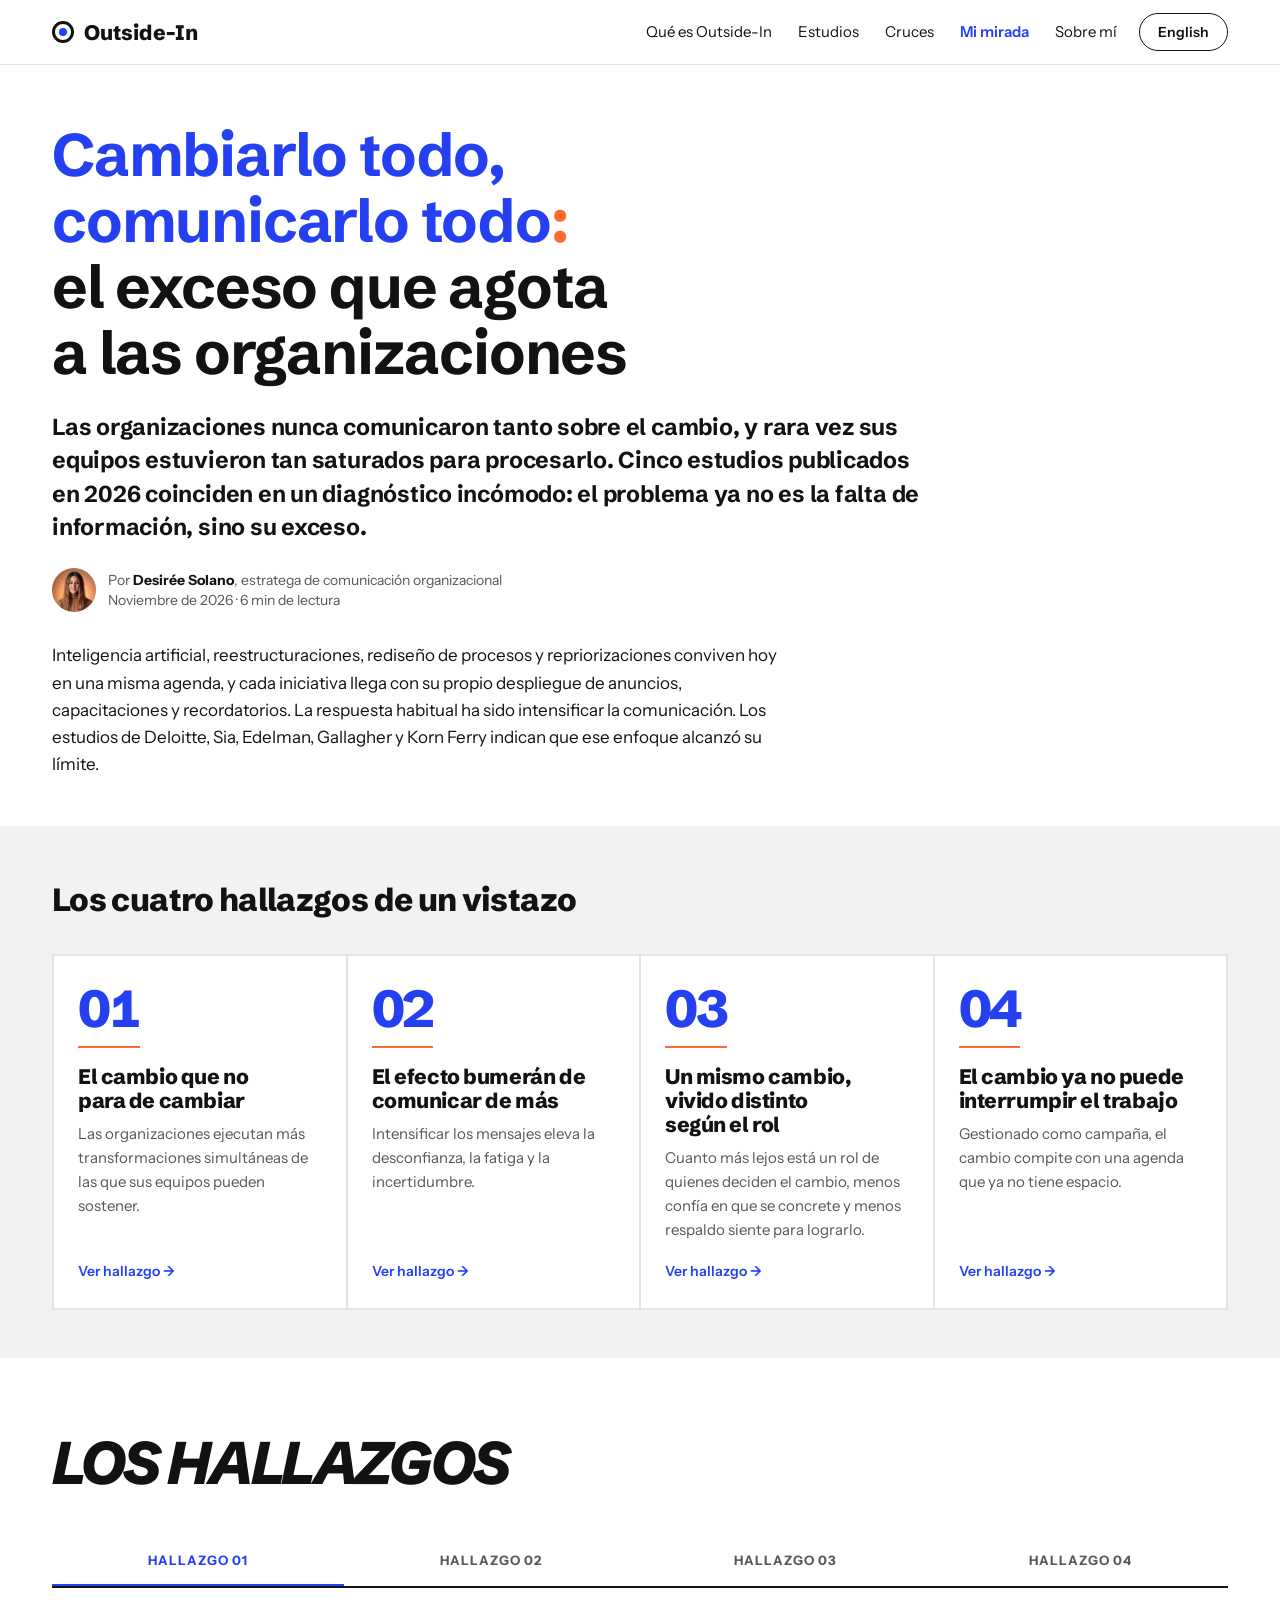
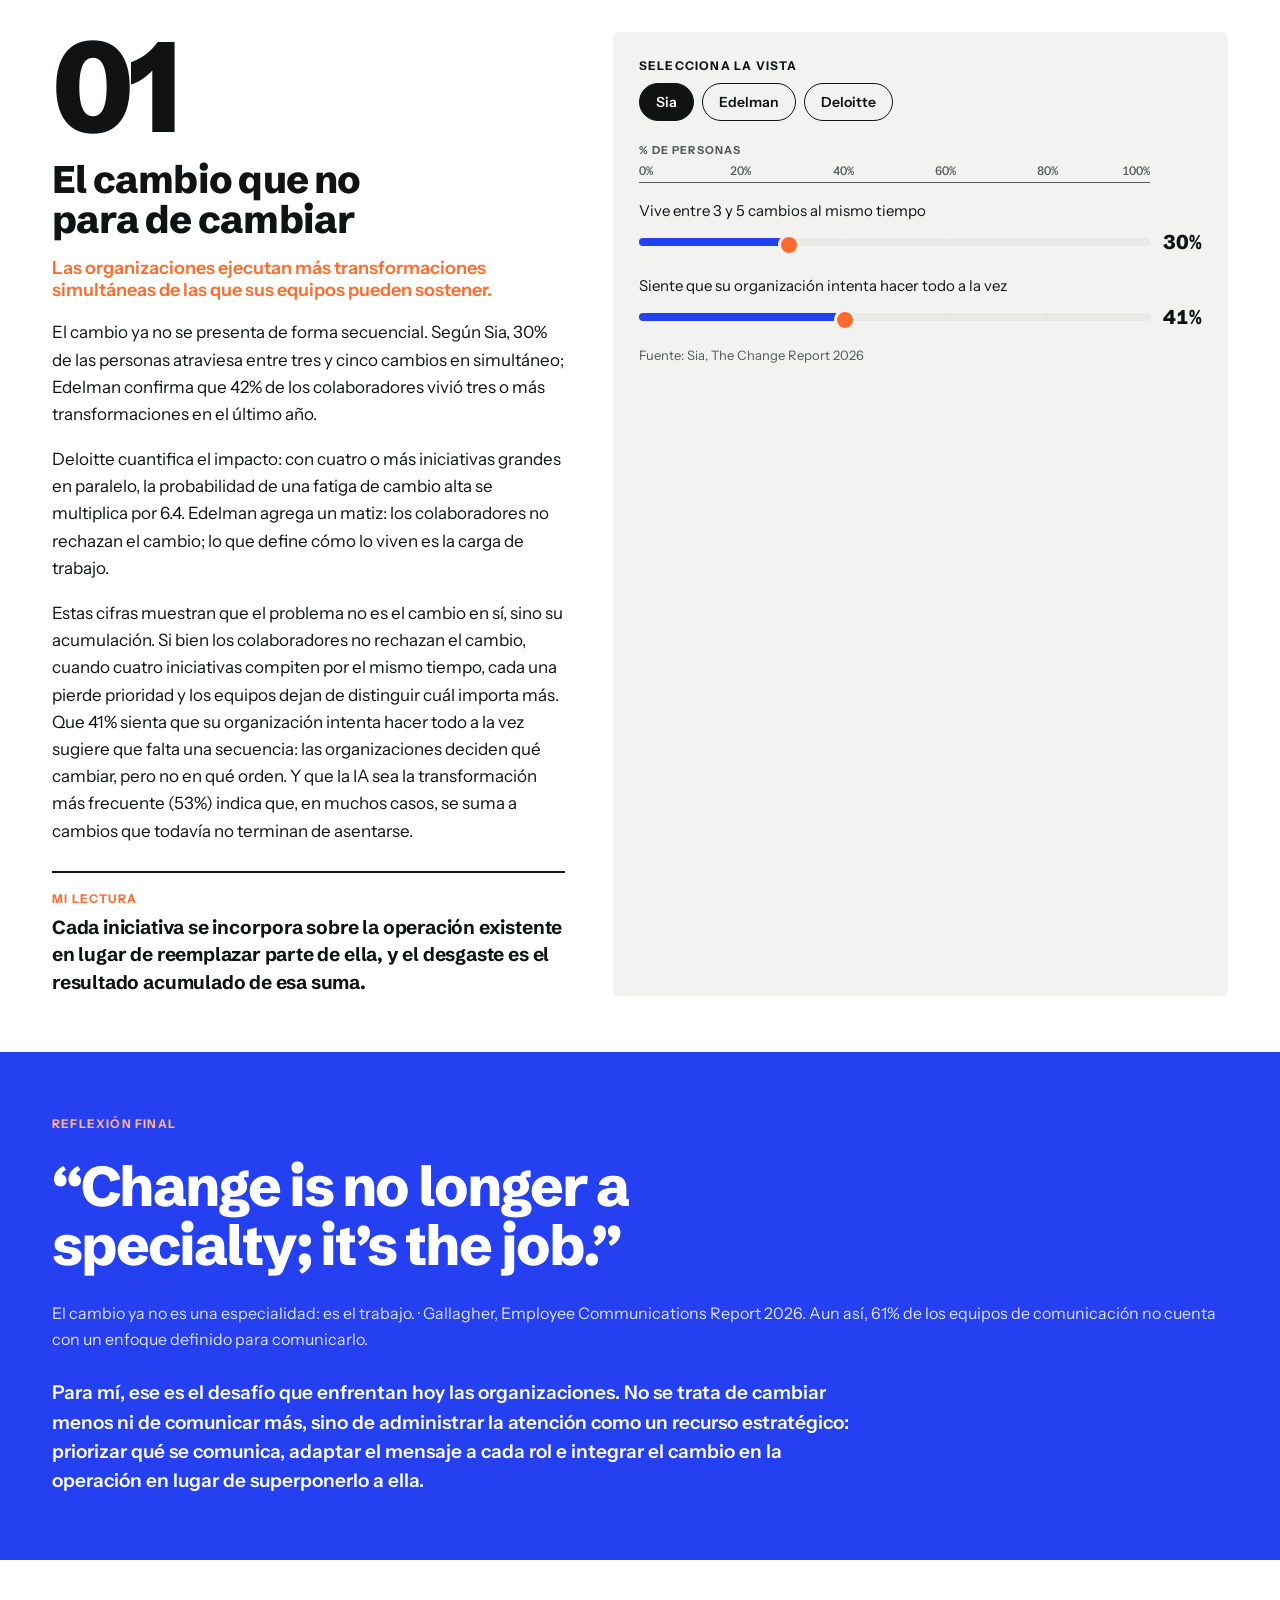
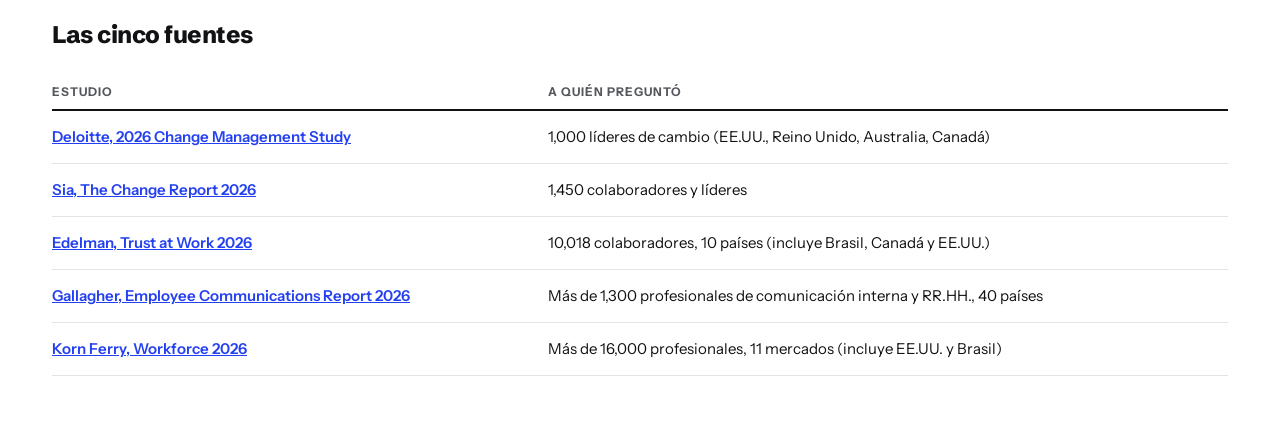
<file: columna-cambiarlo-todo.html>
<!doctype html>
<html lang="es">
<head>
<meta charset="UTF-8" />
<meta name="viewport" content="width=device-width, initial-scale=1.0, viewport-fit=cover" />
<title>Cambiarlo todo, comunicarlo todo · Mi mirada · Outside-In</title>
<meta name="description" content="Columna de Desirée Solano: el exceso de cambios y de comunicaciones que agota a las organizaciones, a partir de cinco estudios de 2026." />
<meta property="og:type" content="website" />
<meta property="og:site_name" content="Outside-In" />
<meta property="og:title" content="Cambiarlo todo, comunicarlo todo · Mi mirada · Outside-In" />
<meta property="og:description" content="Columna de Desirée Solano: el exceso de cambios y de comunicaciones que agota a las organizaciones, a partir de cinco estudios de 2026." />
<meta property="og:url" content="https://desireesolano-consultant.github.io/outside-in/columna-cambiarlo-todo.html" />
<meta property="og:image" content="https://desireesolano-consultant.github.io/outside-in/img/og-outside-in.png" />
<meta property="og:image:width" content="1200" />
<meta property="og:image:height" content="630" />
<meta property="og:image:alt" content="Logo de Outside-In" />
<meta name="twitter:card" content="summary_large_image" />
<meta name="twitter:title" content="Cambiarlo todo, comunicarlo todo · Mi mirada · Outside-In" />
<meta name="twitter:description" content="Columna de Desirée Solano: el exceso de cambios y de comunicaciones que agota a las organizaciones, a partir de cinco estudios de 2026." />
<meta name="twitter:image" content="https://desireesolano-consultant.github.io/outside-in/img/og-outside-in.png" />
<link rel="icon" href="img/favicon.svg" type="image/svg+xml" />
<link rel="icon" href="img/favicon-32.png" type="image/png" sizes="32x32" />
<link rel="apple-touch-icon" href="img/apple-touch-icon.png" />
<link rel="preconnect" href="https://fonts.googleapis.com">
<link href="https://fonts.googleapis.com/css2?family=Schibsted+Grotesk:wght@500;700;800&family=Instrument+Sans:wght@400;500;600;700&display=swap" rel="stylesheet">
<style>
/* Layout: columna de Outside-In con "hallazgos de un vistazo" + pestañas por hallazgo; texto a la izquierda, gráfico interactivo a la derecha */
:root{
  --azul:#2440F0; --naranja:#FF6B2C; --lila:#C9CCFF; --suave:#EEF0FF;
  --bg:#FFFFFF; --alt:#F2F2F0; --fg:#111214; --gris:#55575C; --borde:#E4E4E1;
  --barra:#2440F0; --pista:#E9E9E6; --franja:#FF6B2C; --franja-tx:#111214;
  --t:"Schibsted Grotesk","Helvetica Neue",Arial,sans-serif;
  --x:"Instrument Sans","Helvetica Neue",Arial,sans-serif;
}
*{box-sizing:border-box}
body{margin:0;background:var(--bg);color:var(--fg);font:400 17px/1.6 var(--x)}
h1,h2,h3{font-family:var(--t);font-weight:800;margin:0;text-wrap:balance;letter-spacing:-.02em}
p{margin:0}
a{color:inherit}
.env{max-width:1240px;margin:0 auto;padding-left:max(16px,env(safe-area-inset-left,0px));padding-right:max(16px,env(safe-area-inset-right,0px))}
@media (min-width:700px){.env{padding-left:max(32px,env(safe-area-inset-left,0px));padding-right:max(32px,env(safe-area-inset-right,0px))}}
:focus-visible{outline:3px solid var(--naranja);outline-offset:2px}

body::before{content:"";position:fixed;inset:0 0 auto;height:env(safe-area-inset-top,0px);z-index:60;background:var(--bg)}
.franja{background:var(--franja);color:var(--franja-tx);text-align:center;font:700 12px/1 var(--x);letter-spacing:.08em;text-transform:uppercase;padding-block:9px}
.cab{position:sticky;top:env(safe-area-inset-top,0px);z-index:50;background:var(--bg);border-bottom:1px solid var(--borde)}
.cab .env{display:flex;align-items:center;justify-content:space-between;gap:20px;height:64px}
.logo{display:flex;align-items:center;gap:10px;font:800 21px var(--t);text-decoration:none;white-space:nowrap}
.logo i{width:22px;height:22px;border:3.5px solid var(--fg);border-radius:50%;display:grid;place-items:center}
.logo i::after{content:"";width:8px;height:8px;border-radius:50%;background:var(--azul)}
.cab nav{display:flex;gap:26px;font-size:15px}
.cab nav a{text-decoration:none}
.cab nav a.act{color:var(--azul);font-weight:600}
.idioma{border:1.5px solid var(--fg);background:transparent;color:var(--fg);font:600 14px var(--x);padding:9px 18px;border-radius:999px;cursor:pointer}
.idioma:hover{background:var(--suave)}
.cab-der{display:flex;align-items:center;gap:22px}
@media (max-width:860px){.cab nav{display:none}}

/* Portada de la columna */
.portada{padding-block:56px 48px}
.ceja{display:flex;flex-wrap:wrap;gap:10px;align-items:center;font:600 13px var(--x);letter-spacing:.06em;text-transform:uppercase;color:var(--gris)}
.pill{background:var(--suave);color:var(--azul);padding:7px 14px;border-radius:999px;letter-spacing:.04em}
.portada h1{font-size:clamp(34px,4.8vw,60px);line-height:1.1;font-weight:700;letter-spacing:-.02em;max-width:22ch}
.portada h1 span{color:var(--azul);display:block}
.portada h1 b{color:var(--naranja)}
.bajada{font:700 clamp(19px,2vw,23px)/1.45 var(--t);letter-spacing:-.01em;margin-top:26px;max-width:58ch}
.firma{margin-top:24px;display:flex;align-items:center;gap:12px;font-size:14px;line-height:1.45;color:var(--gris)}
.firma img{width:44px;height:44px;border-radius:50%;object-fit:cover;flex:none}
.firma strong{color:var(--fg)}
.intro{display:grid;gap:16px;margin-top:30px;max-width:66ch;color:var(--fg)}
.intro .ml{border-top:2px solid var(--fg);padding-top:16px}
.etq{font:700 12px var(--x);letter-spacing:.1em;text-transform:uppercase;color:var(--naranja)}

/* De un vistazo */
.vistazo{background:var(--alt);padding-block:48px}
.vistazo h2{font-size:clamp(24px,2.6vw,32px)}
.grilla{display:grid;grid-template-columns:repeat(auto-fit,minmax(240px,1fr));gap:2px;margin-top:28px;background:var(--borde);border:2px solid var(--borde)}
.tarjeta{all:unset;box-sizing:border-box;cursor:pointer;background:var(--bg);padding:26px 24px 28px;display:grid;grid-template-rows:auto auto 1fr auto;gap:10px;transition:background .2s}
.tarjeta:hover{background:var(--suave)}
.tarjeta:focus-visible{outline:3px solid var(--naranja);outline-offset:-3px}
.num{font:800 52px/1 var(--t);letter-spacing:-.04em;color:var(--azul);font-variant-numeric:tabular-nums;padding-bottom:12px;margin-bottom:6px;border-bottom:2px solid var(--naranja);justify-self:start}
.tarjeta h3{font-size:21px;line-height:1.15}
.tarjeta p{font-size:15px;color:var(--gris)}
.tarjeta .ir{font:600 14px var(--x);color:var(--azul);margin-top:10px;align-self:end}

/* Hallazgos */
.hallazgos{padding-block:56px 24px}
.titulo-sec{font-size:clamp(34px,5vw,60px);letter-spacing:-.04em;font-style:italic;text-transform:uppercase}
.tabs-wrap{position:sticky;top:calc(env(safe-area-inset-top,0px) + 64px);z-index:40;background:var(--bg);margin-top:26px;border-bottom:2px solid var(--fg)}
.tabs{display:flex;overflow-x:auto;scrollbar-width:none}
.tabs::-webkit-scrollbar{display:none}
.tab{flex:1 0 auto;border:0;background:transparent;color:var(--gris);font:700 13px var(--x);letter-spacing:.08em;text-transform:uppercase;padding:16px 20px;cursor:pointer;white-space:nowrap;border-bottom:4px solid transparent;margin-bottom:-2px}
.tab:hover{color:var(--fg)}
.tab[aria-selected="true"]{color:var(--azul);border-bottom-color:var(--azul)}

.panel{display:grid;grid-template-columns:minmax(0,5fr) minmax(0,6fr);gap:48px;padding-block:44px 32px}
@media (max-width:900px){.panel{grid-template-columns:1fr;gap:32px}}
.texto{display:grid;gap:18px;align-content:start;min-width:0}
.gran-num{font:800 clamp(80px,10vw,128px)/.85 var(--t);letter-spacing:-.06em}
.texto h3{font-size:clamp(28px,3vw,40px);line-height:1.05}
.sub{font:600 18px var(--x);color:var(--naranja)}
.texto p{max-width:62ch}
.lectura{margin-top:8px;padding-top:18px;border-top:2px solid var(--fg);display:grid;gap:8px}
.lectura p{font:700 19px/1.45 var(--t);letter-spacing:-.01em}

.grafico{background:var(--alt);border-radius:6px;padding:26px 26px 22px;display:grid;gap:22px;align-content:start;min-width:0}
.vistas{display:grid;gap:10px}
.vistas .etq{color:var(--fg)}
.botones{display:flex;flex-wrap:wrap;gap:8px}
.vista{border:1.5px solid var(--fg);background:transparent;color:var(--fg);font:600 14px var(--x);padding:9px 16px;border-radius:999px;cursor:pointer}
.vista:hover{background:var(--suave)}
.vista[aria-pressed="true"]{background:var(--fg);color:var(--bg)}
.eje-tit{font:700 11px var(--x);letter-spacing:.1em;text-transform:uppercase;color:var(--gris)}
.chart{display:grid;gap:4px}
.ticks{position:relative;height:22px;margin-right:52px;border-bottom:1px solid var(--gris)}
.ticks span{position:absolute;bottom:4px;transform:translateX(-50%);font:500 12px var(--x);color:var(--gris);font-variant-numeric:tabular-nums}
.ticks span:first-child{transform:none}
.fila{display:grid;gap:8px;padding-block:14px 4px}
.fila .lbl{font-size:15px;line-height:1.35}
.fila .lbl small{display:block;font-size:12px;color:var(--gris)}
.barra{display:flex;align-items:center;gap:10px}
.pista{position:relative;flex:1;height:8px;background:var(--pista);border-radius:4px;background-image:repeating-linear-gradient(90deg,transparent 0 calc(20% - 1px),var(--borde) calc(20% - 1px) 20%)}
.relleno{position:absolute;inset:0 auto 0 0;background:var(--barra);border-radius:4px;transition:width .6s cubic-bezier(.2,.7,.2,1)}
.relleno::after{content:"";position:absolute;right:-8px;top:50%;width:16px;height:16px;margin-top:-8px;border-radius:50%;background:var(--naranja);border:3px solid var(--alt)}
.valor{width:42px;text-align:right;font:800 20px var(--t);font-variant-numeric:tabular-nums}
.nota{font-size:14px;color:var(--gris);border-top:1px solid var(--borde);padding-top:14px}
.nota strong{color:var(--fg)}
.fuente{font-size:13px;color:var(--gris)}
@media (prefers-reduced-motion:reduce){.relleno{transition:none}}

/* Reflexión */
.reflexion{background:#2440F0;color:#FFFFFF;padding-block:64px}
.reflexion .env{display:grid;gap:26px;max-width:1240px}
.reflexion .etq{color:#FFB38A}
.cita{font:800 clamp(30px,4.4vw,56px)/1.05 var(--t);letter-spacing:-.035em;max-width:20ch}
.cita-tr{font-size:16px;opacity:.85}
.reflexion p.cierre{font:600 19px/1.55 var(--x);max-width:62ch}

/* Fuentes */
.fuentes{padding-block:56px 72px}
.fuentes h2{font-size:24px}
.tabla-wrap{overflow-x:auto;margin-top:20px}
table{border-collapse:collapse;width:100%;min-width:620px;font-size:15px}
th{text-align:left;font:700 12px var(--x);letter-spacing:.08em;text-transform:uppercase;color:var(--gris);padding:10px 12px 10px 0;border-bottom:2px solid var(--fg)}
td{padding:14px 12px 14px 0;border-bottom:1px solid var(--borde);vertical-align:top}
td a{color:var(--azul);font-weight:600}
</style>
</head>
<body>
<header class="cab"><div class="env">
  <a class="logo" href="index.html#inicio"><i></i>Outside-In</a>
  <div class="cab-der"><nav aria-label="Secciones"><a href="que-es.html" data-t="navQue">Qué es Outside-In</a><a href="index.html#estudios" data-t="navEst">Estudios</a><a href="index.html#insights" data-t="navCru">Cruces</a><a href="index.html#mirada" class="act" data-t="navMir">Mi mirada</a><a href="index.html#yo" data-t="navYo">Sobre mí</a></nav><button type="button" class="idioma" id="boton-idioma">English</button></div>
</div></header>

<main id="top">
<section class="portada"><div class="env">
  <h1 data-th="h1"><span>Cambiarlo todo, comunicarlo todo<b>:</b></span> el exceso que agota a las organizaciones</h1>
  <p class="bajada" data-t="bajada">Las organizaciones nunca comunicaron tanto sobre el cambio, y rara vez sus equipos estuvieron tan saturados para procesarlo. Cinco estudios publicados en 2026 coinciden en un diagnóstico incómodo: el problema ya no es la falta de información, sino su exceso.</p>
  <div class="firma"><img src="img/desiree-columnista.webp" alt="Desirée Solano" width="44" height="44"><p data-th="firma">Por <strong>Desirée Solano</strong>, estratega de comunicación organizacional<br><span>Noviembre de 2026 · 6 min de lectura</span></p></div>
  <div class="intro">
    <p data-t="intro">Inteligencia artificial, reestructuraciones, rediseño de procesos y repriorizaciones conviven hoy en una misma agenda, y cada iniciativa llega con su propio despliegue de anuncios, capacitaciones y recordatorios. La respuesta habitual ha sido intensificar la comunicación. Los estudios de Deloitte, Sia, Edelman, Gallagher y Korn Ferry indican que ese enfoque alcanzó su límite.</p>
  </div>
</div></section>

<section class="vistazo" aria-labelledby="t-vistazo"><div class="env">
  <h2 id="t-vistazo" data-t="vistazo">Los cuatro hallazgos de un vistazo</h2>
  <div class="grilla" id="grilla"></div>
</div></section>

<section class="hallazgos" id="hallazgos" aria-labelledby="t-hall"><div class="env">
  <h2 class="titulo-sec" id="t-hall" data-t="hallazgos">Los hallazgos</h2>
  <div class="tabs-wrap"><div class="tabs" role="tablist" id="tabs" aria-label="Hallazgos"></div></div>
  <div id="panel" class="panel" role="tabpanel"></div>
</div></section>

<section class="reflexion" aria-labelledby="t-ref"><div class="env">
  <span class="etq" id="t-ref" data-t="reflexion">Reflexión final</span>
  <p class="cita">“Change is no longer a specialty; it’s the job.”</p>
  <p class="cita-tr" data-t="citaTr">El cambio ya no es una especialidad: es el trabajo. · Gallagher, Employee Communications Report 2026. Aun así, 61% de los equipos de comunicación no cuenta con un enfoque definido para comunicarlo.</p>
  <p class="cierre" data-t="cierre">Para mí, ese es el desafío que enfrentan hoy las organizaciones. No se trata de cambiar menos ni de comunicar más, sino de administrar la atención como un recurso estratégico: priorizar qué se comunica, adaptar el mensaje a cada rol e integrar el cambio en la operación en lugar de superponerlo a ella.</p>
</div></section>

<section class="fuentes" aria-labelledby="t-fu"><div class="env">
  <h2 id="t-fu" data-t="fuentes">Las cinco fuentes</h2>
  <div class="tabla-wrap"><table>
    <thead><tr><th data-t="thEst">Estudio</th><th data-t="thQuien">A quién preguntó</th></tr></thead>
    <tbody>
      <tr><td><a href="https://www.deloitte.com/global/en/insights/topics/business-strategy-growth/change-management-roi.html" target="_blank" rel="noopener">Deloitte, 2026 Change Management Study</a></td><td data-t="m0">1,000 líderes de cambio (EE.UU., Reino Unido, Australia, Canadá)</td></tr>
      <tr><td><a href="https://www.sia-partners.com/en/insights/publications/change-report-0" target="_blank" rel="noopener">Sia, The Change Report 2026</a></td><td data-t="m1">1,450 colaboradores y líderes</td></tr>
      <tr><td><a href="https://www.edelman.com/trust/2026/trust-barometer/special-report-work" target="_blank" rel="noopener">Edelman, Trust at Work 2026</a></td><td data-t="m2">10,018 colaboradores, 10 países (incluye Brasil, Canadá y EE.UU.)</td></tr>
      <tr><td><a href="https://www.ajg.com/employeeexperience/-/media/files/gallaghercomms/gcommssite/state-of-the-sector/gallagher-employee-communications-report-2026-global.pdf" target="_blank" rel="noopener">Gallagher, Employee Communications Report 2026</a></td><td data-t="m3">Más de 1,300 profesionales de comunicación interna y RR.HH., 40 países</td></tr>
      <tr><td><a href="https://www.kornferry.com/insights/featured-topics/workforce-management-articles/workforce-planning-insights#findings" target="_blank" rel="noopener">Korn Ferry, Workforce 2026</a></td><td data-t="m4">Más de 16,000 profesionales, 11 mercados (incluye EE.UU. y Brasil)</td></tr>
    </tbody>
  </table></div>
</div></section>
</main>

<script>
// Idioma: el mismo que eligió la persona en el resto de la web (clave "idioma" en el navegador)
let IDI="es";try{const g=localStorage.getItem("idioma");if(g==="en"||g==="es")IDI=g;}catch(e){}
const EN={
 navQue:"What is Outside-In",navEst:"Studies",navCru:"Cross-reads",navMir:"My view",navYo:"About me",
 h1:'<span>Change everything, communicate everything<b>:</b></span> the excess wearing organizations out',
 bajada:"Organizations have never communicated so much about change, and rarely have their teams been so saturated to process it. Five studies published in 2026 agree on an uncomfortable diagnosis: the problem is no longer a lack of information, but too much of it.",
 firma:'By <strong>Desirée Solano</strong>, organizational communication strategist<br><span>November 2026 · 6 min read</span>',
 intro:"Artificial intelligence, restructurings, process redesign and reprioritizations now share the same agenda, and each initiative arrives with its own rollout of announcements, training and reminders. The usual response has been to step up communication. Studies by Deloitte, Sia, Edelman, Gallagher and Korn Ferry indicate that this approach has reached its limit.",
 vistazo:"The four findings at a glance",hallazgos:"The findings",reflexion:"Final reflection",
 citaTr:"Change is no longer a specialty; it is the job. · Gallagher, Employee Communications Report 2026. Even so, 61% of communication teams have no defined approach to communicating it.",
 cierre:"For me, that is the challenge organizations face today. It is not about changing less or communicating more, but about managing attention as a strategic resource: prioritizing what is communicated, tailoring the message to each role and integrating change into operations instead of layering it on top of them.",
 fuentes:"The five sources",thEst:"Study",thQuien:"Who was asked",
 m0:"1,000 change leaders (U.S., U.K., Australia, Canada)",m1:"1,450 employees and leaders",m2:"10,018 employees, 10 countries (including Brazil, Canada and the U.S.)",m3:"More than 1,300 internal communication and HR professionals, 40 countries",m4:"More than 16,000 professionals, 11 markets (including the U.S. and Brazil)",
 verHallazgo:"See finding →",hallazgo:"Finding",miLectura:"My reading",vista:"Select a view",fuente:"Source"};
const ES={verHallazgo:"Ver hallazgo →",hallazgo:"Hallazgo",miLectura:"Mi lectura",vista:"Selecciona la vista",fuente:"Fuente"};
const TX=k=>(IDI==="en"?EN:ES)[k];
if(IDI==="en"){
 document.documentElement.lang="en";
 document.title="Change everything, communicate everything · My view · Outside-In";
 document.querySelectorAll("[data-t]").forEach(e=>{const v=EN[e.dataset.t];if(v)e.textContent=v;});
 document.querySelectorAll("[data-th]").forEach(e=>{const v=EN[e.dataset.th];if(v)e.innerHTML=v;});
}
const btnIdi=document.getElementById("boton-idioma");btnIdi.textContent=IDI==="en"?"Español":"English";
btnIdi.onclick=()=>{try{localStorage.setItem("idioma",IDI==="en"?"es":"en");}catch(e){}location.reload();};
const H_ES=[
 {t:"El cambio que no para de cambiar",s:"Las organizaciones ejecutan más transformaciones simultáneas de las que sus equipos pueden sostener.",
  p:["El cambio ya no se presenta de forma secuencial. Según Sia, 30% de las personas atraviesa entre tres y cinco cambios en simultáneo; Edelman confirma que 42% de los colaboradores vivió tres o más transformaciones en el último año.",
     "Deloitte cuantifica el impacto: con cuatro o más iniciativas grandes en paralelo, la probabilidad de una fatiga de cambio alta se multiplica por 6.4. Edelman agrega un matiz: los colaboradores no rechazan el cambio; lo que define cómo lo viven es la carga de trabajo.",
     "Estas cifras muestran que el problema no es el cambio en sí, sino su acumulación. Si bien los colaboradores no rechazan el cambio, cuando cuatro iniciativas compiten por el mismo tiempo, cada una pierde prioridad y los equipos dejan de distinguir cuál importa más. Que 41% sienta que su organización intenta hacer todo a la vez sugiere que falta una secuencia: las organizaciones deciden qué cambiar, pero no en qué orden. Y que la IA sea la transformación más frecuente (53%) indica que, en muchos casos, se suma a cambios que todavía no terminan de asentarse."],
  l:"Cada iniciativa se incorpora sobre la operación existente en lugar de reemplazar parte de ella, y el desgaste es el resultado acumulado de esa suma.",
  v:[{n:"Sia",f:"Sia, The Change Report 2026",u:"% de personas",max:100,r:[["Vive entre 3 y 5 cambios al mismo tiempo",30],["Siente que su organización intenta hacer todo a la vez",41]]},
     {n:"Edelman",f:"Edelman, Trust at Work 2026",u:"% de colaboradores",max:100,r:[["Atravesó tres o más transformaciones en el último año",42],["Señala la IA como la transformación más frecuente",53]]},
     {n:"Deloitte",f:"Deloitte, 2026 Change Management Study",u:"% de organizaciones y líderes de cambio",max:100,r:[["Organizaciones con varias iniciativas grandes en paralelo",83],["Líderes de cambio que ya ven fatiga en sus equipos",73]],nota:"<strong>×6.4</strong> se multiplica la probabilidad de fatiga alta con cuatro o más iniciativas a la vez."}]},
 {t:"El efecto bumerán de comunicar de más",s:"Intensificar los mensajes eleva la desconfianza, la fatiga y la incertidumbre.",
  p:["Ante este volumen de cambios, la reacción de las organizaciones suele ser la misma: comunicar más. Cada iniciativa activa su propio ciclo de anuncios, capacitaciones y recordatorios, y ese flujo se convierte en saturación.",
     "Gallagher comparó a los equipos que comunican de forma intensiva con los que lo hacen de manera moderada: el exceso eleva un riesgo distinto según el tema. En palabras del estudio, el volumen termina reemplazando a la claridad.",
     "El dato más revelador es que comunicar más sobre un tema puede producir lo contrario de lo que se busca. Si bien la intención es dar claridad, el exceso de mensajes sobre el cambio eleva 30% el riesgo de desconfianza hacia los líderes: cuando todo se anuncia como prioritario, las personas dejan de creer que algo lo sea. En IA, el efecto es aún mayor (+56% de incertidumbre), probablemente porque cada mensaje nuevo abre más preguntas sobre el empleo de las que responde. Y aunque la estrategia es el tema más comunicado (82%), comunicar más sobre ella aumenta la percepción de falta de dirección: repetir no equivale a explicar."],
  l:"Proteger la atención exige un criterio editorial: definir qué necesita saber cada audiencia, en qué momento y por qué canal. Ese criterio solo es posible si la organización escucha antes de emitir.",
  v:[{n:"Panorama",f:"Gallagher, Employee Communications Report 2026",u:"% de equipos de comunicación",max:100,r:[["Reporta un aumento de la sobrecarga de información",83],["Comunica mucho o bastante sobre estrategia",82],["Comunica intensivamente sobre IA",39]]},
     {n:"Cambio",f:"Gallagher, Employee Communications Report 2026",u:"Aumento del riesgo al comunicar de más (%)",max:60,r:[["Desconfianza hacia los líderes",30],["Agotamiento",24],["Sobrecarga de información",16]],nota:"Estos valores son cuánto sube el riesgo frente a los equipos que comunican de forma moderada, no porcentajes de personas."},
     {n:"Cultura",f:"Gallagher, Employee Communications Report 2026",u:"Aumento del riesgo al comunicar de más (%)",max:60,r:[["Crisis de confianza",25]],nota:"Aumento del riesgo frente a los equipos que comunican de forma moderada."},
     {n:"Estrategia",f:"Gallagher, Employee Communications Report 2026",u:"Aumento del riesgo al comunicar de más (%)",max:60,r:[["Percepción de falta de dirección",12]],nota:"Es el tema más comunicado: 82% de los equipos lo aborda mucho o bastante."},
     {n:"IA",f:"Gallagher, Employee Communications Report 2026",u:"Aumento del riesgo al comunicar de más (%)",max:60,r:[["Incertidumbre",56]],nota:"El mayor incremento registrado, aunque solo 39% de los equipos comunica intensivamente sobre IA."}]},
 {t:"Un mismo cambio, vivido distinto según el rol",s:"Cuanto más lejos está un rol de quienes deciden el cambio, menos confía en que se concrete y menos respaldo siente para lograrlo.",
  p:["Un mismo cambio se anuncia igual para todos, pero cada rol lo vive de manera distinta. Korn Ferry lo mide en tres dimensiones: cuánto confía cada rol en que el cambio se concrete, cuánto respaldo siente para lograrlo y cuánta energía le queda para sostenerlo.",
     "En confianza y respaldo, la distancia sigue la jerarquía: los CEO son los que más confían y más respaldo sienten, mientras que los colaboradores son los que más dudan y menos apoyados se sienten. En energía, los más agotados son los jefes de equipo, responsables de convertir el cambio en operación. Sia, por su parte, muestra que la disposición existe: 48% se declara entusiasta o impulsor del cambio.",
     "Que los CEO sean los que más confían y más respaldo sienten tiene una explicación: son quienes impulsan el cambio y responden por él. Hoy saben que, si su organización no cambia, se queda atrás, y esa convicción se traduce en confianza. Los colaboradores, en cambio, reciben decisiones que no tomaron; por eso dudan más y se sienten menos respaldados. Entre ambos están los jefes de equipo, el engranaje que conecta lo que deciden los CEO con lo que ejecutan los equipos. Reciben la presión de arriba para que el cambio ocurra y las dudas de abajo de quienes deben llevarlo a cabo, y por eso son los más agotados (55%). Aun así, que 48% se declare entusiasta o impulsor muestra que la resistencia no es el problema: la energía existe, pero se desgasta en el camino."],
  l:"El compromiso con un cambio nace de haber participado en su diseño. Quien recibe una decisión ya tomada, y debe sostenerla con desgaste, difícilmente replicará el entusiasmo de quienes la construyeron.",
  v:[{n:"Confianza",f:"Korn Ferry, Workforce 2026",u:"% que duda de que la organización convierta ideas en cambios reales",max:100,r:[["CEO",5],["Ejecutivos",14],["Colaboradores",20]],nota:"Una barra más larga indica más duda: los colaboradores son los que menos confían en que el cambio se concrete."},
     {n:"Respaldo",f:"Korn Ferry, Workforce 2026",u:"% por rol",max:100,r:[["CEO que se sienten alentados a experimentar",78],["Colaboradores que se sienten alentados a experimentar",41],["CEO que perciben falta de respaldo",6],["Colaboradores que perciben falta de respaldo",21]]},
     {n:"Energía",f:"Korn Ferry, Workforce 2026",u:"% agotado por el ritmo del cambio",max:100,r:[["Jefes de equipo",55],["CEO",49],["Colaboradores",44]]},
     {n:"Disposición",f:"Sia, The Change Report 2026",u:"% de personas según su postura frente al cambio",max:100,r:[["Entusiasta",33],["Impulsora",15],["Escéptica",28]],nota:"48% se declara entusiasta o impulsora: la disposición existe; lo que falta es respaldo."}]},
 {t:"El cambio ya no puede interrumpir el trabajo",s:"Gestionado como campaña, el cambio compite con una agenda que ya no tiene espacio.",
  p:["El último eslabón es quien recibe todos esos mensajes. Según Korn Ferry, dos de cada tres profesionales asumen responsabilidades de más de un puesto: cada capacitación o instructivo adicional compite con una agenda ya saturada.",
     "Los líderes directos son el canal más creíble para entender un cambio, según Edelman, pero también uno de los más saturados. Y Deloitte advierte que 60% de las organizaciones aún trata la gestión del cambio como un costo de proyecto.",
     "Si 61% de los profesionales ya cubre más de un puesto, cada capacitación o comunicado adicional no llega a una agenda libre: compite con el trabajo que de todos modos tiene que salir. Lo más llamativo es lo que pasa con los líderes directos: 87% de los equipos de comunicación ve su capacidad como un riesgo, pero solo 21% les da herramientas. Es decir, se reconoce que el canal más creíble está saturado y, aun así, se le sigue cargando. Que 60% de las organizaciones trate la gestión del cambio como un costo de proyecto explica parte del problema: lo que se financia como proyecto termina cuando el proyecto cierra, mientras que el cambio sigue en la operación."],
  l:"La gestión del cambio debe dejar de operar como una campaña con lanzamiento, capacitación y cierre, y pasar a integrarse en la operación diaria.",
  v:[{n:"Personas",f:"Korn Ferry, Workforce 2026",u:"% de profesionales",max:100,r:[["Asume responsabilidades de más de un puesto",61],["Jefes de equipo demasiado ocupados para lograr resultados relevantes",50]]},
     {n:"Líderes directos",f:"Gallagher, Employee Communications Report 2026",u:"% de equipos de comunicación",max:100,r:[["Ve la capacidad de los mandos como un riesgo",87],["Les da herramientas de apoyo",21]]},
     {n:"Gestión del cambio",f:"Deloitte, 2026 Change Management Study · Gallagher, 2026",u:"% de organizaciones y equipos",max:100,r:[["Trata la gestión del cambio como un costo de proyecto (Deloitte)",60],["No tiene un enfoque definido para comunicar el cambio (Gallagher)",61]]}]}
];
const H_EN=[
 {t:"Change that never stops changing",s:"Organizations are running more simultaneous transformations than their teams can sustain.",
  p:["Change no longer arrives in sequence. According to Sia, 30% of people are going through three to five changes at once; Edelman confirms that 42% of employees experienced three or more transformations in the past year.",
     "Deloitte quantifies the impact: with four or more major initiatives running in parallel, the likelihood of high change fatigue is multiplied by 6.4. Edelman adds a nuance: employees do not reject change; what shapes how they experience it is their workload.",
     "These figures show that the problem is not change itself, but its accumulation. While employees do not reject change, when four initiatives compete for the same time, each one loses priority and teams can no longer tell which matters most. That 41% feel their organization is trying to do everything at once suggests a missing sequence: organizations decide what to change, but not in what order. And that AI is the most frequent transformation (53%) indicates that, in many cases, it is added on top of changes that have not yet settled."],
  l:"Each initiative is added on top of existing operations instead of replacing part of them, and the wear is the accumulated result of that sum.",
  v:[{n:"Sia",f:"Sia, The Change Report 2026",u:"% of people",max:100,r:[["Going through 3 to 5 changes at the same time",30],["Feel their organization is trying to do everything at once",41]]},
     {n:"Edelman",f:"Edelman, Trust at Work 2026",u:"% of employees",max:100,r:[["Went through three or more transformations in the past year",42],["Name AI as the most frequent transformation",53]]},
     {n:"Deloitte",f:"Deloitte, 2026 Change Management Study",u:"% of organizations and change leaders",max:100,r:[["Organizations with several major initiatives in parallel",83],["Change leaders who already see fatigue in their teams",73]],nota:"<strong>×6.4</strong> is how much the likelihood of high fatigue increases with four or more initiatives at once."}]},
 {t:"The boomerang effect of overcommunicating",s:"Stepping up messages raises distrust, fatigue and uncertainty.",
  p:["Faced with this volume of change, organizations tend to react the same way: by communicating more. Each initiative triggers its own cycle of announcements, training and reminders, and that flow turns into saturation.",
     "Gallagher compared teams that communicate intensively with those that do so moderately: the excess raises a different risk depending on the topic. In the study's words, volume ends up replacing clarity.",
     "The most revealing finding is that communicating more about a topic can produce the opposite of what is intended. While the aim is to provide clarity, an excess of messages about change raises the risk of distrust in leaders by 30%: when everything is announced as a priority, people stop believing anything is. With AI, the effect is even greater (+56% uncertainty), probably because each new message raises more questions about jobs than it answers. And although strategy is the most communicated topic (82%), communicating more about it increases the perception of a lack of direction: repeating is not explaining."],
  l:"Protecting attention requires editorial judgment: defining what each audience needs to know, when and through which channel. That judgment is only possible if the organization listens before it broadcasts.",
  v:[{n:"Overview",f:"Gallagher, Employee Communications Report 2026",u:"% of communication teams",max:100,r:[["Report an increase in information overload",83],["Communicate a lot or quite a lot about strategy",82],["Communicate intensively about AI",39]]},
     {n:"Change",f:"Gallagher, Employee Communications Report 2026",u:"Increase in risk when overcommunicating (%)",max:60,r:[["Distrust of leaders",30],["Burnout",24],["Information overload",16]],nota:"These values show how much the risk rises compared with teams that communicate moderately, not percentages of people."},
     {n:"Culture",f:"Gallagher, Employee Communications Report 2026",u:"Increase in risk when overcommunicating (%)",max:60,r:[["Crisis of trust",25]],nota:"Increase in risk compared with teams that communicate moderately."},
     {n:"Strategy",f:"Gallagher, Employee Communications Report 2026",u:"Increase in risk when overcommunicating (%)",max:60,r:[["Perceived lack of direction",12]],nota:"It is the most communicated topic: 82% of teams address it a lot or quite a lot."},
     {n:"AI",f:"Gallagher, Employee Communications Report 2026",u:"Increase in risk when overcommunicating (%)",max:60,r:[["Uncertainty",56]],nota:"The largest increase recorded, even though only 39% of teams communicate intensively about AI."}]},
 {t:"The same change, experienced differently by each role",s:"The further a role is from those who decide on a change, the less it trusts that the change will happen and the less support it feels to achieve it.",
  p:["The same change is announced the same way to everyone, but each role experiences it differently. Korn Ferry measures this in three dimensions: how much each role trusts that the change will happen, how much support it feels to achieve it and how much energy it has left to sustain it.",
     "On trust and support, the gap follows the hierarchy: CEOs trust the change the most and feel the most support, while employees trust it the least and feel the least supported. On energy, team managers, who are responsible for turning change into operations, are the most exhausted. Sia, for its part, shows that the willingness is there: 48% describe themselves as enthusiastic about or driving the change.",
     "That CEOs trust the change the most and feel the most support has an explanation: they are the ones who drive change and are accountable for it. Today they know that if their organization does not change, it falls behind, and that conviction translates into trust. Employees, by contrast, receive decisions they did not make; that is why they doubt more and feel less supported. Between them are team managers, the link that connects what CEOs decide with what teams carry out. They receive pressure from above for the change to happen and doubts from below from those who must deliver it, which is why they are the most exhausted (55%). Even so, the fact that 48% describe themselves as enthusiastic about or driving the change shows that resistance is not the problem: the energy is there, but it wears down along the way."],
  l:"Commitment to a change comes from having taken part in designing it. Those who receive a decision already made, and must sustain it while worn out, will hardly replicate the enthusiasm of those who built it.",
  v:[{n:"Trust",f:"Korn Ferry, Workforce 2026",u:"% who doubt the organization can turn ideas into real change",max:100,r:[["CEOs",5],["Executives",14],["Employees",20]],nota:"A longer bar means more doubt: employees are the ones who least trust that the change will happen."},
     {n:"Support",f:"Korn Ferry, Workforce 2026",u:"% by role",max:100,r:[["CEOs who feel encouraged to experiment",78],["Employees who feel encouraged to experiment",41],["CEOs who perceive a lack of support",6],["Employees who perceive a lack of support",21]]},
     {n:"Energy",f:"Korn Ferry, Workforce 2026",u:"% exhausted by the pace of change",max:100,r:[["Team managers",55],["CEOs",49],["Employees",44]]},
     {n:"Willingness",f:"Sia, The Change Report 2026",u:"% of people by their stance on change",max:100,r:[["Enthusiastic",33],["Driver",15],["Skeptical",28]],nota:"48% describe themselves as enthusiastic or drivers: the willingness exists; what is missing is support."}]},
 {t:"Change can no longer interrupt work",s:"Managed as a campaign, change competes with an agenda that has no room left.",
  p:["The last link is the person who receives all those messages. According to Korn Ferry, two in three professionals take on the responsibilities of more than one role: every additional training session or guide competes with an already saturated agenda.",
     "Direct managers are the most credible channel for understanding a change, according to Edelman, but also one of the most saturated. And Deloitte warns that 60% of organizations still treat change management as a project cost.",
     "If 61% of professionals already cover more than one role, every additional training session or announcement does not land on a free agenda: it competes with work that has to get done anyway. Most striking is what happens with direct managers: 87% of communication teams see their capacity as a risk, but only 21% give them tools. In other words, the most credible channel is recognized as saturated and, even so, it keeps being loaded. That 60% of organizations treat change management as a project cost explains part of the problem: what is funded as a project ends when the project closes, while the change continues in operations."],
  l:"Change management must stop operating as a campaign with a launch, training and close, and become part of day-to-day operations.",
  v:[{n:"People",f:"Korn Ferry, Workforce 2026",u:"% of professionals",max:100,r:[["Take on responsibilities of more than one role",61],["Team managers too busy to achieve meaningful results",50]]},
     {n:"Direct managers",f:"Gallagher, Employee Communications Report 2026",u:"% of communication teams",max:100,r:[["See managers' capacity as a risk",87],["Give them support tools",21]]},
     {n:"Change management",f:"Deloitte, 2026 Change Management Study · Gallagher, 2026",u:"% of organizations and teams",max:100,r:[["Treat change management as a project cost (Deloitte)",60],["Have no defined approach to communicating change (Gallagher)",61]]}]}
];
const H=IDI==="en"?H_EN:H_ES;
const pad=n=>String(n).padStart(2,"0");
const grilla=document.getElementById("grilla"),tabs=document.getElementById("tabs"),panel=document.getElementById("panel");
let actual=0,vista=0;
H.forEach((h,i)=>{
  const b=document.createElement("button");b.className="tarjeta";b.type="button";
  b.innerHTML=`<span class="num">${pad(i+1)}</span><h3>${h.t}</h3><p>${h.s}</p><span class="ir">${TX("verHallazgo")}</span>`;
  b.onclick=()=>{abrir(i);document.getElementById("hallazgos").scrollIntoView({behavior:matchMedia("(prefers-reduced-motion: reduce)").matches?"auto":"smooth"})};
  grilla.appendChild(b);
  const t=document.createElement("button");t.className="tab";t.type="button";t.role="tab";t.id="tab-"+i;
  t.textContent=TX("hallazgo")+" "+pad(i+1);t.onclick=()=>abrir(i);tabs.appendChild(t);
});
function abrir(i){
  actual=i;vista=0;
  [...tabs.children].forEach((t,k)=>t.setAttribute("aria-selected",k===i));
  panel.setAttribute("aria-labelledby","tab-"+i);
  const h=H[i];
  panel.innerHTML=`<div class="texto"><span class="gran-num">${pad(i+1)}</span><h3>${h.t}</h3><p class="sub">${h.s}</p>${h.p.map(x=>`<p>${x}</p>`).join("")}
  <div class="lectura"><span class="etq">${TX("miLectura")}</span><p>${h.l}</p></div></div>
  <div class="grafico"><div class="vistas"><span class="etq">${TX("vista")}</span><div class="botones">${h.v.map((v,k)=>`<button type="button" class="vista" data-k="${k}">${v.n}</button>`).join("")}</div></div><div id="chart"></div></div>`;
  panel.querySelectorAll(".vista").forEach(b=>b.onclick=()=>{vista=+b.dataset.k;pintar()});
  pintar();
}
function pintar(){
  const v=H[actual].v[vista];
  panel.querySelectorAll(".vista").forEach((b,k)=>b.setAttribute("aria-pressed",k===vista));
  const paso=v.max/(v.max===60?6:5),ticks=[];for(let x=0;x<=v.max;x+=paso)ticks.push(x);
  const c=document.getElementById("chart");
  c.innerHTML=`<div class="chart"><span class="eje-tit">${v.u}</span><div class="ticks">${ticks.map(x=>`<span style="left:${x/v.max*100}%">${x}%</span>`).join("")}</div>
  ${v.r.map(([l,n])=>`<div class="fila"><span class="lbl">${l}</span><div class="barra"><div class="pista"><div class="relleno" style="width:0" data-w="${n/v.max*100}"></div></div><span class="valor">${n}%</span></div></div>`).join("")}</div>
  ${v.nota?`<p class="nota" style="margin-top:18px">${v.nota}</p>`:""}<p class="fuente" style="margin-top:12px">${TX("fuente")}: ${v.f}</p>`;
  c.querySelector(".ticks span:last-child").style.transform="translateX(-100%)";
  requestAnimationFrame(()=>requestAnimationFrame(()=>c.querySelectorAll(".relleno").forEach(r=>r.style.width=r.dataset.w+"%")));
}
abrir(0);
</script>

<script src="js/config.js?v=202611241330"></script>
<script src="js/metricas.js?v=202611241330"></script>
</body>
</html>
</file>
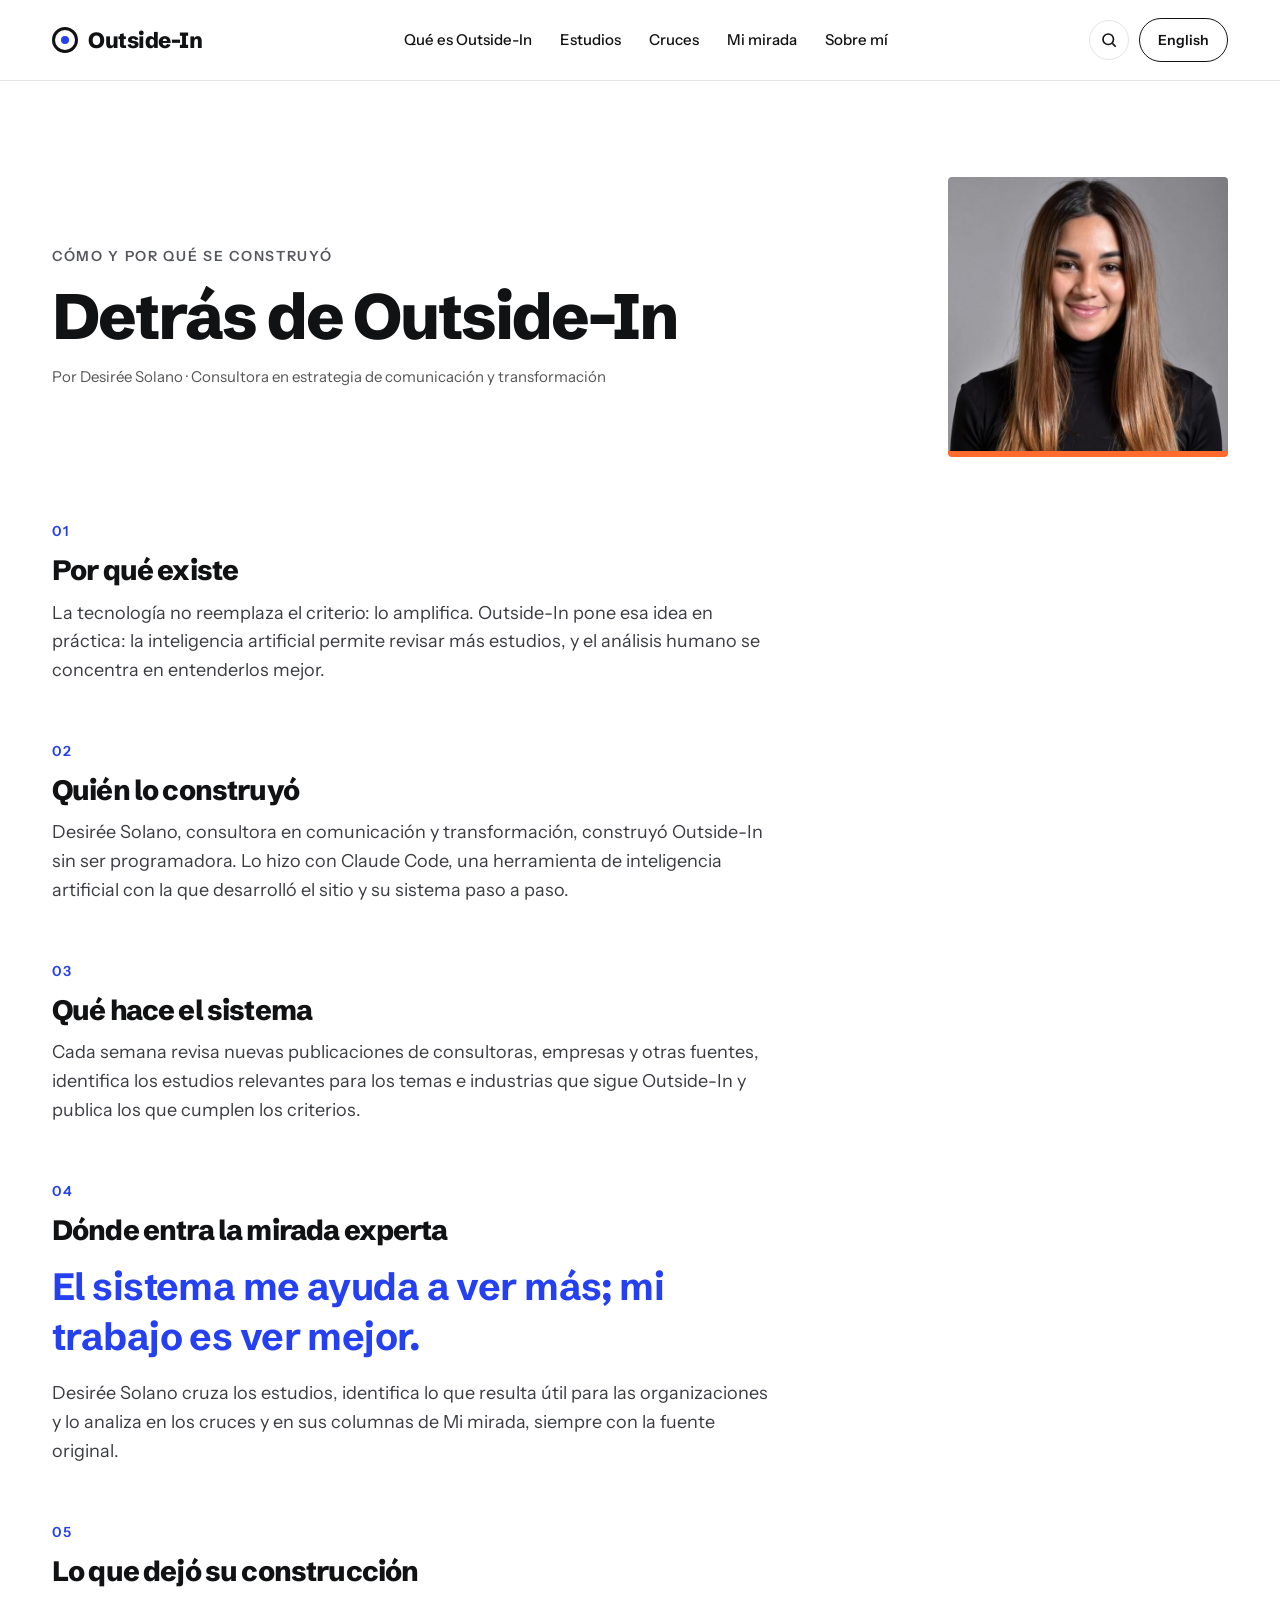
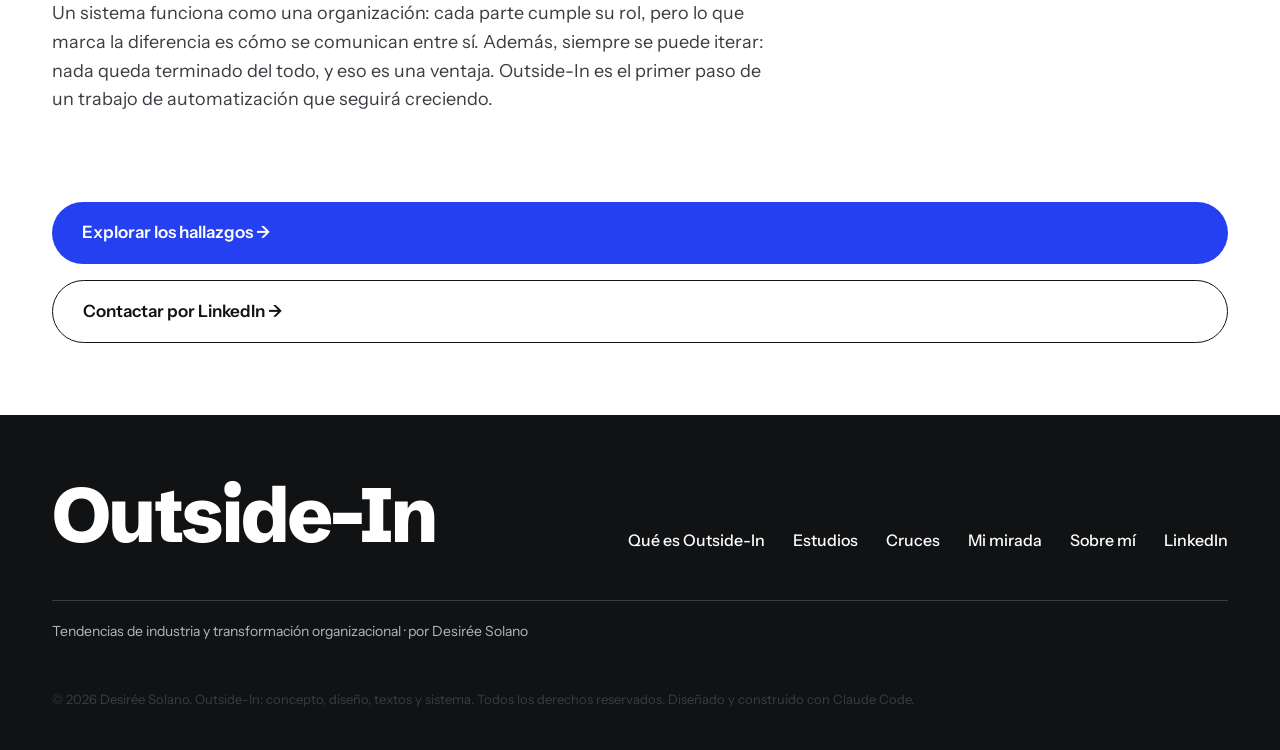
<file: detras-de-outside-in.html>
<!doctype html>
<html lang="es">
<head>
  <meta charset="UTF-8" />
  <meta name="viewport" content="width=device-width, initial-scale=1.0" />
  <title>Detrás de Outside-In</title>
  <meta property="og:type" content="website" />
  <meta property="og:site_name" content="Outside-In" />
  <meta property="og:title" content="Detrás de Outside-In" />
  <meta property="og:description" content="Cómo se construye Outside-In: el sistema que detecta cada semana los estudios públicos sobre las organizaciones." />
  <meta property="og:url" content="https://desireesolano-consultant.github.io/outside-in/detras-de-outside-in.html" />
  <meta property="og:image" content="https://desireesolano-consultant.github.io/outside-in/img/og-outside-in.png" />
  <meta property="og:image:width" content="1200" />
  <meta property="og:image:height" content="630" />
  <meta property="og:image:alt" content="Logo de Outside-In" />
  <meta name="twitter:card" content="summary_large_image" />
  <meta name="twitter:title" content="Detrás de Outside-In" />
  <meta name="twitter:description" content="Cómo se construye Outside-In: el sistema que detecta cada semana los estudios públicos sobre las organizaciones." />
  <meta name="twitter:image" content="https://desireesolano-consultant.github.io/outside-in/img/og-outside-in.png" />
  <link rel="icon" href="img/favicon.svg" type="image/svg+xml" />
  <link rel="icon" href="img/favicon-32.png" type="image/png" sizes="32x32" />
  <link rel="apple-touch-icon" href="img/apple-touch-icon.png" />
  <link rel="preconnect" href="https://fonts.googleapis.com" />
  <link
    href="https://fonts.googleapis.com/css2?family=Schibsted+Grotesk:wght@500;700;800&family=Instrument+Sans:wght@400;500;600;700&display=swap"
    rel="stylesheet"
  />
  <link rel="stylesheet" href="css/estilos.css?v=202611241330" />
</head>
<body>
  <div id="franja-vista-previa" class="oi-franja-vista-previa" data-i18n="franjaVistaPrevia" hidden></div>
  <header class="oi-header">
    <div class="oi-header-inner">
      <a href="index.html#inicio" class="oi-logo">
        <span class="oi-logo-circulo"><span class="oi-logo-punto"></span></span>
        Outside-In
      </a>
      <nav id="oi-nav" class="oi-nav">
        <a href="que-es.html" data-i18n="navQueEs"></a>
        <a href="index.html#estudios" data-i18n="navEstudios"></a>
        <a href="index.html#insights" data-i18n="navInsights"></a>
        <a href="index.html#mirada" data-i18n="navMiEstudio"></a>
        <a href="index.html#yo" data-i18n="navSobreMi"></a>
      </nav>
      <div class="oi-header-acciones">
        <button id="boton-idioma" class="boton-idioma" type="button"></button>
        <button id="boton-menu" class="oi-boton-menu" type="button" aria-expanded="false" aria-controls="oi-nav">
          <span class="oi-menu-linea"></span>
          <span class="oi-menu-linea"></span>
          <span class="oi-menu-linea"></span>
        </button>
      </div>
    </div>
  </header>

  <main>
    <section class="oi-seccion-ancha oi-pagina-hero oi-pagina-hero-con-foto">
      <div class="oi-pagina-hero-texto">
        <p class="oi-tagline oi-reveal" data-i18n="detrasBajada"></p>
        <h1 class="oi-titulo-pagina oi-reveal" data-i18n="detrasTitulo"></h1>
        <p class="oi-firma-detras oi-reveal" data-i18n="firmaDetras"></p>
      </div>
      <img class="oi-foto-detras oi-reveal" src="img/desiree-detras.jpg" alt="Desiree Solano" width="320" height="320" />
    </section>

    <section class="oi-seccion-ancha oi-bloques-detras">
      <article class="oi-bloque-detras oi-reveal">
        <div class="oi-etiqueta-seccion">01</div>
        <h2 class="oi-titulo-seccion" style="font-size: 28px" data-i18n="detras1Titulo"></h2>
        <p data-i18n="detras1Texto"></p>
      </article>

      <article class="oi-bloque-detras oi-reveal">
        <div class="oi-etiqueta-seccion">02</div>
        <h2 class="oi-titulo-seccion" style="font-size: 28px" data-i18n="detras2Titulo"></h2>
        <p data-i18n="detras2Texto"></p>
      </article>

      <article class="oi-bloque-detras oi-reveal">
        <div class="oi-etiqueta-seccion">03</div>
        <h2 class="oi-titulo-seccion" style="font-size: 28px" data-i18n="detras3Titulo"></h2>
        <p data-i18n="detras3Texto"></p>
      </article>

      <article class="oi-bloque-detras oi-reveal">
        <div class="oi-etiqueta-seccion">04</div>
        <h2 class="oi-titulo-seccion" style="font-size: 28px" data-i18n="detras4Titulo"></h2>
        <blockquote class="oi-cita-destacada" data-i18n="detrasCita"></blockquote>
        <p data-i18n="detras4Texto"></p>
      </article>

      <article class="oi-bloque-detras oi-reveal">
        <div class="oi-etiqueta-seccion">05</div>
        <h2 class="oi-titulo-seccion" style="font-size: 28px" data-i18n="detras5Titulo"></h2>
        <p data-i18n="detras5Texto"></p>
      </article>
    </section>

    <section class="oi-seccion-ancha oi-detras-ctas">
      <a href="index.html#estudios" class="oi-boton oi-boton-primario" data-i18n="detrasCtaHallazgos"></a>
      <a id="detras-link-linkedin" href="#" target="_blank" rel="noopener" class="oi-boton oi-boton-secundario" data-i18n="detrasCtaLinkedin"></a>
    </section>
  </main>

  <footer class="oi-footer">
    <div class="oi-footer-inner">
      <div class="oi-footer-top">
        <div class="oi-footer-marca">Outside-In</div>
        <div class="oi-footer-nav">
          <a href="que-es.html" data-i18n="navQueEs"></a>
          <a href="index.html#estudios" data-i18n="navEstudios"></a>
          <a href="index.html#insights" data-i18n="navInsights"></a>
          <a href="index.html#mirada" data-i18n="navMiEstudio"></a>
          <a href="index.html#yo" data-i18n="navSobreMi"></a>
          <a id="link-linkedin-footer" href="#" target="_blank" rel="noopener" data-i18n="linkedinFooter"></a>
        </div>
      </div>
      <div class="oi-footer-bottom" data-i18n="subtitulo"></div>
      <div class="oi-footer-firma" data-i18n="footerFirma"></div>
    </div>
  </footer>

  <script src="js/config.js?v=202611241330"></script>
  <script src="js/textos.js?v=202611241330"></script>
  <script src="js/datos.js?v=202611241330"></script>
  <script src="js/pagina-detras.js?v=202611241330"></script>
  <script src="js/buscador.js?v=202611241330"></script>
  <script src="js/metricas.js?v=202611241330"></script>
</body>
</html>
</file>
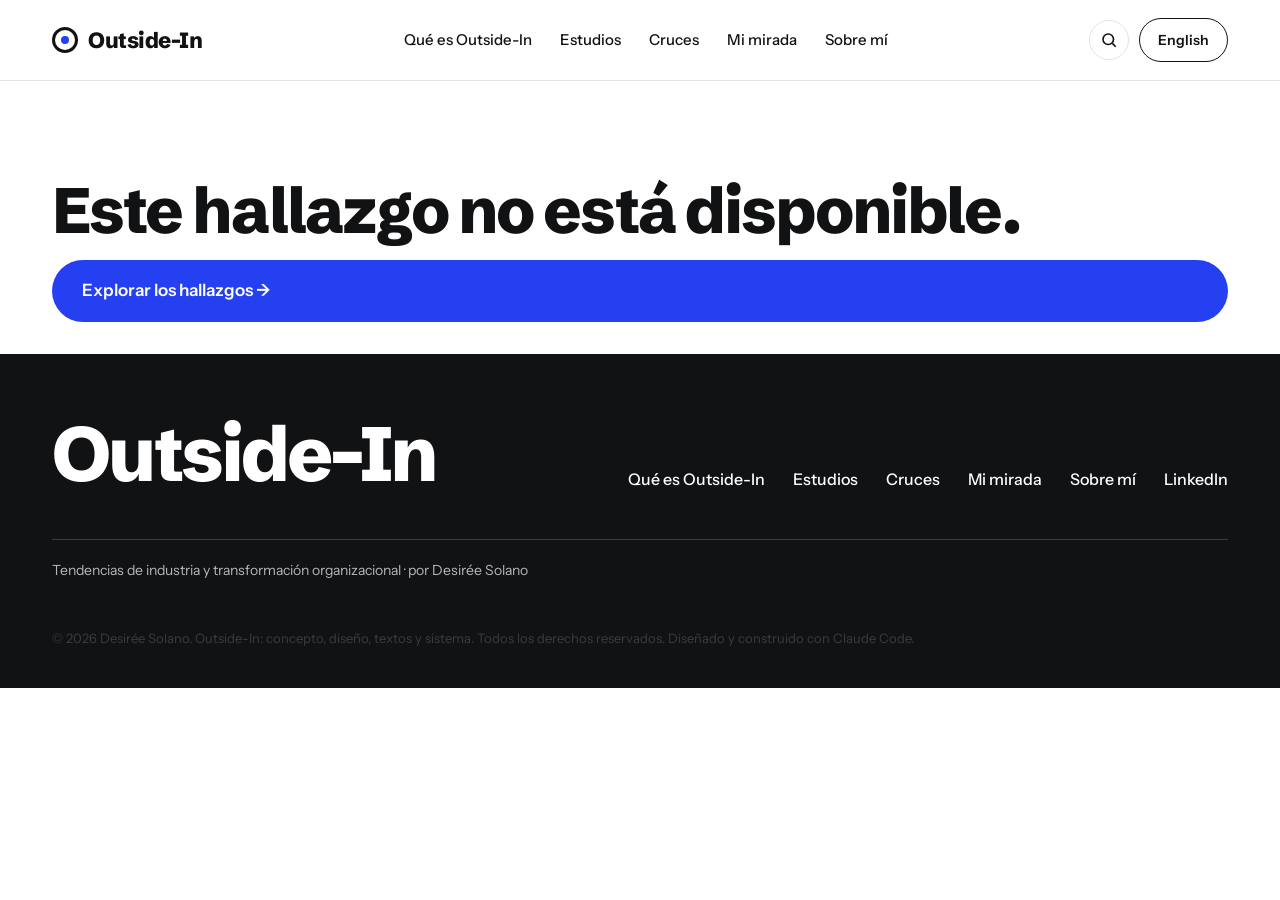
<file: hallazgo.html>
<!doctype html>
<html lang="es">
<head>
  <meta charset="UTF-8" />
  <meta name="viewport" content="width=device-width, initial-scale=1.0" />
  <title>Hallazgo · Outside-In</title>
  <meta property="og:type" content="website" />
  <meta property="og:site_name" content="Outside-In" />
  <meta property="og:title" content="Estudio · Outside-In" />
  <meta property="og:description" content="Los estudios públicos sobre las nuevas tendencias en las organizaciones, en un solo lugar." />
  <meta property="og:url" content="https://desireesolano-consultant.github.io/outside-in/hallazgo.html" />
  <meta property="og:image" content="https://desireesolano-consultant.github.io/outside-in/img/og-outside-in.png" />
  <meta property="og:image:width" content="1200" />
  <meta property="og:image:height" content="630" />
  <meta property="og:image:alt" content="Logo de Outside-In" />
  <meta name="twitter:card" content="summary_large_image" />
  <meta name="twitter:title" content="Estudio · Outside-In" />
  <meta name="twitter:description" content="Los estudios públicos sobre las nuevas tendencias en las organizaciones, en un solo lugar." />
  <meta name="twitter:image" content="https://desireesolano-consultant.github.io/outside-in/img/og-outside-in.png" />
  <link rel="icon" href="img/favicon.svg" type="image/svg+xml" />
  <link rel="icon" href="img/favicon-32.png" type="image/png" sizes="32x32" />
  <link rel="apple-touch-icon" href="img/apple-touch-icon.png" />
  <link rel="preconnect" href="https://fonts.googleapis.com" />
  <link
    href="https://fonts.googleapis.com/css2?family=Schibsted+Grotesk:wght@500;700;800&family=Instrument+Sans:wght@400;500;600;700&display=swap"
    rel="stylesheet"
  />
  <link rel="stylesheet" href="css/estilos.css?v=202611241330" />
</head>
<body>
  <div id="franja-vista-previa" class="oi-franja-vista-previa" data-i18n="franjaVistaPrevia" hidden></div>
  <header class="oi-header">
    <div class="oi-header-inner">
      <a href="index.html#inicio" class="oi-logo">
        <span class="oi-logo-circulo"><span class="oi-logo-punto"></span></span>
        Outside-In
      </a>
      <nav id="oi-nav" class="oi-nav">
        <a href="que-es.html" data-i18n="navQueEs"></a>
        <a href="index.html#estudios" data-i18n="navEstudios"></a>
        <a href="index.html#insights" data-i18n="navInsights"></a>
        <a href="index.html#mirada" data-i18n="navMiEstudio"></a>
        <a href="index.html#yo" data-i18n="navSobreMi"></a>
      </nav>
      <div class="oi-header-acciones">
        <button id="boton-idioma" class="boton-idioma" type="button"></button>
        <button id="boton-menu" class="oi-boton-menu" type="button" aria-expanded="false" aria-controls="oi-nav">
          <span class="oi-menu-linea"></span>
          <span class="oi-menu-linea"></span>
          <span class="oi-menu-linea"></span>
        </button>
      </div>
    </div>
  </header>

  <main>
    <article id="hallazgo" class="oi-hallazgo-pagina">
      <section class="oi-seccion-ancha oi-hallazgo-hero">
        <a href="index.html#estudios" class="oi-hallazgo-volver" data-i18n="hallazgoVolver"></a>
        <div id="hallazgo-capsulas" class="oi-hallazgo-capsulas"></div>
        <h1 id="hallazgo-titulo" class="oi-titulo-pagina oi-hallazgo-titulo"></h1>
        <p id="hallazgo-bajada" class="oi-hallazgo-bajada"></p>
        <p id="hallazgo-publicado" class="oi-hallazgo-publicado"></p>
        <p id="hallazgo-fuente-linea" class="oi-hallazgo-fuente-linea"></p>
        <figure id="hallazgo-foto" class="oi-hallazgo-foto" hidden>
          <img id="hallazgo-foto-img" alt="" />
          <figcaption id="hallazgo-foto-credito"></figcaption>
        </figure>
      </section>

      <section class="oi-seccion-ancha oi-hallazgo-cuerpo">
        <div class="oi-hallazgo-principal">
          <div id="hallazgo-texto-inicio" class="oi-hallazgo-texto"></div>

          <section class="oi-hallazgo-cifras">
            <h2 class="oi-hallazgo-subtitulo" data-i18n="hallazgoPuntosTitulo"></h2>
            <ol id="hallazgo-puntos" class="oi-hallazgo-puntos"></ol>
          </section>

          <div id="hallazgo-texto-resto" class="oi-hallazgo-texto"></div>

          <figure id="hallazgo-cita" class="oi-hallazgo-cita">
            <blockquote id="hallazgo-cita-texto"></blockquote>
            <figcaption id="hallazgo-cita-autor"></figcaption>
            <p id="hallazgo-cita-original" class="oi-hallazgo-cita-original"></p>
          </figure>

          <section id="hallazgo-preguntas-bloque" class="oi-hallazgo-preguntas">
            <h2 class="oi-hallazgo-subtitulo" data-i18n="hallazgoPreguntasTitulo"></h2>
            <ul id="hallazgo-preguntas"></ul>
          </section>

          <section class="oi-hallazgo-sobre">
            <h2 class="oi-hallazgo-subtitulo" data-i18n="hallazgoContextoTitulo"></h2>
            <p id="hallazgo-contexto" class="oi-hallazgo-contexto"></p>
          </section>

        </div>

        <aside class="oi-hallazgo-ficha">
          <dl id="hallazgo-metadatos" class="metadatos"></dl>
          <a id="hallazgo-link" class="oi-boton oi-boton-primario oi-hallazgo-boton-fuente" target="_blank" rel="noopener" data-i18n="hallazgoLeerOriginal"></a>
          <a id="hallazgo-compartir" class="oi-boton oi-boton-secundario oi-hallazgo-boton-compartir" target="_blank" rel="noopener" data-i18n="compartirLinkedin"></a>
          <p class="oi-hallazgo-nota-publica" data-i18n="hallazgoNotaPublica"></p>
        </aside>
      </section>
    </article>

    <section id="hallazgo-no-encontrado" class="oi-seccion-ancha oi-pagina-hero" hidden>
      <h1 class="oi-titulo-pagina" data-i18n="hallazgoNoEncontrado"></h1>
      <a href="index.html#estudios" class="oi-boton oi-boton-primario" data-i18n="detrasCtaHallazgos"></a>
    </section>
  </main>

  <footer class="oi-footer">
    <div class="oi-footer-inner">
      <div class="oi-footer-top">
        <div class="oi-footer-marca">Outside-In</div>
        <div class="oi-footer-nav">
          <a href="que-es.html" data-i18n="navQueEs"></a>
          <a href="index.html#estudios" data-i18n="navEstudios"></a>
          <a href="index.html#insights" data-i18n="navInsights"></a>
          <a href="index.html#mirada" data-i18n="navMiEstudio"></a>
          <a href="index.html#yo" data-i18n="navSobreMi"></a>
          <a id="link-linkedin-footer" href="#" target="_blank" rel="noopener" data-i18n="linkedinFooter"></a>
        </div>
      </div>
      <div class="oi-footer-bottom" data-i18n="subtitulo"></div>
      <div class="oi-footer-firma" data-i18n="footerFirma"></div>
    </div>
  </footer>

  <script src="js/config.js?v=202611241330"></script>
  <script src="js/textos.js?v=202611241330"></script>
  <script src="js/datos.js?v=202611241330"></script>
  <script src="js/imagenes.js?v=202611241330"></script>
  <script src="js/pagina-hallazgo.js?v=202611241330"></script>
  <script src="js/buscador.js?v=202611241330"></script>
  <script src="js/metricas.js?v=202611241330"></script>
</body>
</html>
</file>
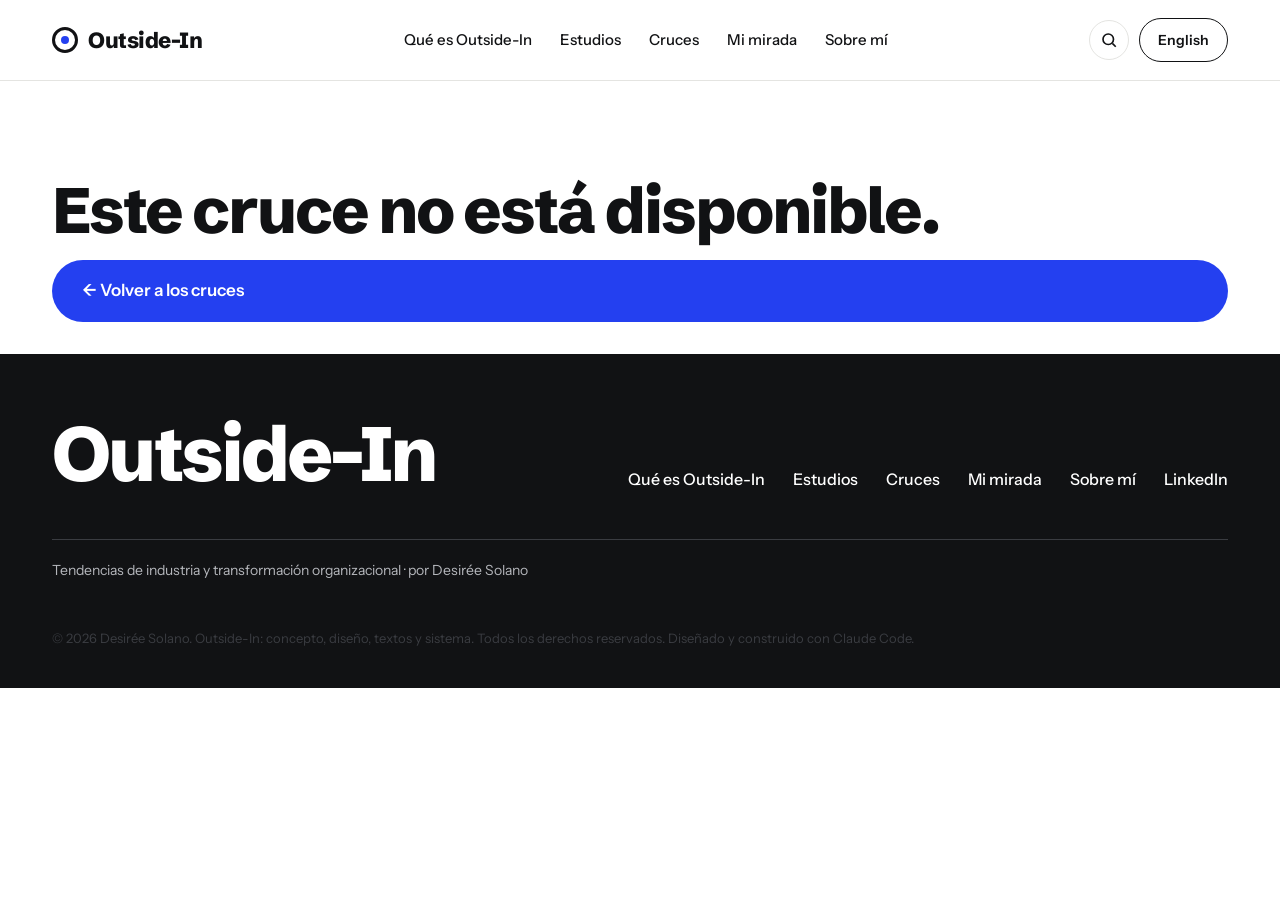
<file: insight.html>
<!doctype html>
<html lang="es">
<head>
  <meta charset="UTF-8" />
  <meta name="viewport" content="width=device-width, initial-scale=1.0" />
  <title>Cruce · Outside-In</title>
  <meta property="og:type" content="website" />
  <meta property="og:site_name" content="Outside-In" />
  <meta property="og:title" content="Cruce · Outside-In" />
  <meta property="og:description" content="Varios estudios sobre un mismo tema, leídos en conjunto: en qué coinciden, en qué difieren y qué significa para las organizaciones." />
  <meta property="og:url" content="https://desireesolano-consultant.github.io/outside-in/insight.html" />
  <meta property="og:image" content="https://desireesolano-consultant.github.io/outside-in/img/og-outside-in.png" />
  <meta property="og:image:width" content="1200" />
  <meta property="og:image:height" content="630" />
  <meta property="og:image:alt" content="Logo de Outside-In" />
  <meta name="twitter:card" content="summary_large_image" />
  <meta name="twitter:title" content="Cruce · Outside-In" />
  <meta name="twitter:description" content="Varios estudios sobre un mismo tema, leídos en conjunto: en qué coinciden, en qué difieren y qué significa para las organizaciones." />
  <meta name="twitter:image" content="https://desireesolano-consultant.github.io/outside-in/img/og-outside-in.png" />
  <link rel="icon" href="img/favicon.svg" type="image/svg+xml" />
  <link rel="icon" href="img/favicon-32.png" type="image/png" sizes="32x32" />
  <link rel="apple-touch-icon" href="img/apple-touch-icon.png" />
  <link rel="preconnect" href="https://fonts.googleapis.com" />
  <link
    href="https://fonts.googleapis.com/css2?family=Schibsted+Grotesk:wght@500;700;800&family=Instrument+Sans:wght@400;500;600;700&display=swap"
    rel="stylesheet"
  />
  <link rel="stylesheet" href="css/estilos.css?v=202611241330" />
</head>
<body>
  <div id="franja-vista-previa" class="oi-franja-vista-previa" data-i18n="franjaVistaPrevia" hidden></div>
  <header class="oi-header">
    <div class="oi-header-inner">
      <a href="index.html#inicio" class="oi-logo">
        <span class="oi-logo-circulo"><span class="oi-logo-punto"></span></span>
        Outside-In
      </a>
      <nav id="oi-nav" class="oi-nav">
        <a href="que-es.html" data-i18n="navQueEs"></a>
        <a href="index.html#estudios" data-i18n="navEstudios"></a>
        <a href="index.html#insights" data-i18n="navInsights"></a>
        <a href="index.html#mirada" data-i18n="navMiEstudio"></a>
        <a href="index.html#yo" data-i18n="navSobreMi"></a>
      </nav>
      <div class="oi-header-acciones">
        <button id="boton-idioma" class="boton-idioma" type="button"></button>
        <button id="boton-menu" class="oi-boton-menu" type="button" aria-expanded="false" aria-controls="oi-nav">
          <span class="oi-menu-linea"></span>
          <span class="oi-menu-linea"></span>
          <span class="oi-menu-linea"></span>
        </button>
      </div>
    </div>
  </header>

  <main>
    <article id="insight" class="oi-insight iv">
      <section class="iv-portada">
        <div class="iv-env">
          <a href="index.html#insights" class="oi-hallazgo-volver" data-i18n="insightVolver"></a>
          <div class="iv-portada-grid">
            <div class="iv-portada-txt">
              <div class="iv-ceja"><span class="iv-pill" id="insight-pill"></span><span id="insight-meta"></span></div>
              <h1 id="insight-titulo" class="iv-titulo"></h1>
              <p id="insight-tesis" class="iv-bajada"></p>
              <p id="insight-universo" class="iv-universo"></p>
            </div>
            <div id="insight-duelo" class="iv-duelo" aria-label=""></div>
          </div>
        </div>
      </section>

      <section class="iv-vistazo iv-capa">
        <div class="iv-env">
          <p class="iv-kicker">01</p>
          <h2 class="iv-sec-t" data-i18n="insightVistazo"></h2>
          <p class="iv-intro" data-i18n="insightVistazoIntro"></p>
          <div class="iv-grilla" id="insight-grilla"></div>
        </div>
      </section>

      <section class="iv-cruces" id="insight-cruces">
        <div class="iv-env">
          <div class="iv-tabs-wrap"><div class="iv-tabs" role="tablist" id="insight-tabs"></div></div>
          <div id="insight-panel" role="tabpanel"></div>
        </div>
      </section>

      <section class="iv-estudio-sec iv-capa">
        <div class="iv-env">
          <p class="iv-kicker">02</p>
          <h2 class="iv-sec-t" data-i18n="insightDicen"></h2>
          <div class="iv-posturas" id="insight-dicen"></div>
        </div>
      </section>

      <section class="iv-preguntas iv-capa">
        <div class="iv-env iv-rv">
          <p class="iv-kicker">03</p>
          <p class="iv-etq" data-i18n="insightPreguntasEtq"></p>
          <h2 class="iv-sec-t" data-i18n="insightPreguntas"></h2>
          <ol id="insight-preguntas"></ol>
        </div>
      </section>

      <section class="iv-fuentes iv-capa">
        <div class="iv-env">
          <p class="iv-kicker">04</p>
          <h2 data-i18n="insightFuentesTitulo"></h2>
          <p class="iv-alcance"><i aria-hidden="true">i</i><span><b data-i18n="insightPorque"></b><b>.</b> <span id="insight-porque"></span></span></p>
          <div class="iv-tabla-wrap"><table>
            <thead><tr><th data-i18n="fuenteLabel"></th><th data-i18n="estudioLabel"></th><th data-i18n="insightIndustria"></th><th data-i18n="insightMuestra"></th><th></th></tr></thead>
            <tbody id="insight-fuentes-tabla"></tbody>
          </table></div>
          <div class="oi-insight-acciones iv-acciones">
            <a id="insight-compartir" class="oi-boton oi-boton-primario" target="_blank" rel="noopener" data-i18n="compartirLinkedin"></a>
            <a href="index.html#estudios" class="oi-boton oi-boton-secundario" data-i18n="insightVerEstudios"></a>
          </div>
        </div>
      </section>
    </article>

    <section id="insight-no-encontrado" class="oi-seccion-ancha oi-pagina-hero" hidden>
      <h1 class="oi-titulo-pagina" data-i18n="insightNoEncontrado"></h1>
      <a href="index.html#insights" class="oi-boton oi-boton-primario" data-i18n="insightVolver"></a>
    </section>
  </main>

  <footer class="oi-footer">
    <div class="oi-footer-inner">
      <div class="oi-footer-top">
        <div class="oi-footer-marca">Outside-In</div>
        <div class="oi-footer-nav">
          <a href="que-es.html" data-i18n="navQueEs"></a>
          <a href="index.html#estudios" data-i18n="navEstudios"></a>
          <a href="index.html#insights" data-i18n="navInsights"></a>
          <a href="index.html#mirada" data-i18n="navMiEstudio"></a>
          <a href="index.html#yo" data-i18n="navSobreMi"></a>
          <a id="link-linkedin-footer" href="#" target="_blank" rel="noopener" data-i18n="linkedinFooter"></a>
        </div>
      </div>
      <div class="oi-footer-bottom" data-i18n="subtitulo"></div>
      <div class="oi-footer-firma" data-i18n="footerFirma"></div>
    </div>
  </footer>

  <script src="js/config.js?v=202611241330"></script>
  <script src="js/textos.js?v=202611241330"></script>
  <script src="js/datos.js?v=202611241330"></script>
  <script src="js/insights.js?v=202611241330"></script>
  <script src="js/imagenes.js?v=202611241330"></script>
  <script src="js/pagina-insight.js?v=202611241330"></script>
  <script src="js/buscador.js?v=202611241330"></script>
  <script src="js/metricas.js?v=202611241330"></script>
</body>
</html>
</file>
<file: css/estilos.css>
/* Diseño visual del sitio, siguiendo la paleta y tipografía del archivo de
   referencia (outside-in-diseno-referencia.html). Colores como variables
   arriba: para cambiar uno, se edita solo en un lugar. */

:root {
  --oi-azul: #2440F0;
  --oi-negro: #111214;
  --oi-naranja: #FF6B2C;
  --oi-naranja-claro: #FFB38A;
  --oi-lila: #C9CCFF;
  --oi-blanco: #FFFFFF;
  --oi-fondo-alt: #F2F2F0;
  --oi-borde: #E4E4E1;
  --oi-texto-gris: #55575C;
  --oi-texto-gris-2: #3A3C41;
  --oi-texto-footer: #B5B7BC;
  --oi-fuente-titulo: "Schibsted Grotesk", "Helvetica Neue", sans-serif;
  --oi-fuente-texto: "Instrument Sans", "Helvetica Neue", Helvetica, sans-serif;
}

* {
  box-sizing: border-box;
}

@media (prefers-reduced-motion: no-preference) {
  html {
    scroll-behavior: smooth;
  }
}

body {
  margin: 0;
  background: var(--oi-blanco);
  color: var(--oi-negro);
  font-family: var(--oi-fuente-texto);
  line-height: 1.5;
}

h1, h2, h3, h4 {
  font-family: var(--oi-fuente-titulo);
  font-weight: 800;
  margin: 0;
}

p {
  margin: 0;
}

a {
  color: var(--oi-negro);
  text-decoration: none;
}

a:hover {
  color: var(--oi-azul);
}

button {
  font-family: inherit;
}

/* Animaciones decorativas */

@keyframes oi-rot {
  to { transform: rotate(360deg); }
}
@keyframes oi-pul {
  0%, 100% { transform: scale(1); }
  50% { transform: scale(1.06); }
}

/* Franja de vista previa */

.oi-franja-vista-previa {
  background: var(--oi-naranja);
  color: var(--oi-negro);
  text-align: center;
  font-size: 13px;
  font-weight: 700;
  letter-spacing: 0.04em;
  text-transform: uppercase;
  padding: 8px 16px;
}

/* Cabecera */

.oi-header {
  border-bottom: 1px solid var(--oi-borde);
  background: var(--oi-blanco);
  position: sticky;
  top: 0;
  z-index: 10;
}

.oi-header-inner {
  max-width: 1240px;
  margin: 0 auto;
  padding: 18px 32px;
  display: flex;
  flex-wrap: wrap;
  align-items: center;
  justify-content: space-between;
  gap: 16px;
}

.oi-logo {
  display: flex;
  align-items: center;
  gap: 10px;
  font-family: var(--oi-fuente-titulo);
  font-weight: 800;
  font-size: 22px;
  letter-spacing: -0.02em;
  color: var(--oi-negro);
}

.oi-logo-circulo {
  display: inline-flex;
  width: 26px;
  height: 26px;
  border-radius: 50%;
  border: 3px solid var(--oi-negro);
  align-items: center;
  justify-content: center;
  box-sizing: border-box;
}

.oi-logo-punto {
  width: 8px;
  height: 8px;
  border-radius: 50%;
  background: var(--oi-azul);
}

.oi-nav {
  display: flex;
  flex-wrap: wrap;
  gap: 28px;
  font-size: 15px;
  font-weight: 500;
}

.oi-header-acciones {
  display: flex;
  align-items: center;
  gap: 10px;
}

.oi-boton-en-vivo {
  display: flex;
  align-items: center;
  gap: 7px;
  font: inherit;
  font-size: 14px;
  font-weight: 600;
  background: transparent;
  color: var(--oi-negro);
  border: 1px solid var(--oi-borde);
  border-radius: 999px;
  padding: 10px 16px;
  min-height: 44px;
  cursor: pointer;
}

.oi-boton-en-vivo:hover {
  border-color: var(--oi-azul);
  color: var(--oi-azul);
}

/* Panel "en vivo": se abre debajo del header (que ya es sticky, así que el
   botón siempre está a la vista) y se cierra con la X o haciendo clic afuera. */

.oi-panel-en-vivo {
  position: absolute;
  top: 100%;
  left: 0;
  right: 0;
  background: var(--oi-azul);
  color: var(--oi-blanco);
  box-shadow: 0 16px 32px rgba(17, 18, 20, 0.2);
  z-index: 20;
}

.oi-panel-en-vivo-inner {
  position: relative;
  max-width: 1240px;
  margin: 0 auto;
  padding: 32px 32px 40px;
}

.oi-panel-en-vivo-cerrar {
  position: absolute;
  top: 16px;
  right: 20px;
  background: transparent;
  border: none;
  color: var(--oi-blanco);
  font-size: 28px;
  line-height: 1;
  cursor: pointer;
  padding: 4px 8px;
}

.oi-panel-en-vivo-cabecera {
  display: flex;
  align-items: center;
  gap: 8px;
  font-size: 14px;
  font-weight: 600;
  margin-bottom: 20px;
}

.oi-panel-tabs {
  display: flex;
  gap: 10px;
  margin-bottom: 24px;
}

.oi-panel-tab {
  font: inherit;
  font-size: 13px;
  font-weight: 600;
  background: rgba(255, 255, 255, 0.12);
  border: 1px solid rgba(255, 255, 255, 0.3);
  color: var(--oi-blanco);
  border-radius: 999px;
  padding: 8px 16px;
  cursor: pointer;
}

.oi-panel-tab.oi-cf-activo {
  background: var(--oi-blanco);
  color: var(--oi-azul);
  border-color: var(--oi-blanco);
}

.oi-panel-en-vivo-titulo {
  font-family: var(--oi-fuente-titulo);
  font-weight: 800;
  font-size: clamp(22px, 3vw, 32px);
  margin-bottom: 24px;
}

.oi-panel-en-vivo-inner .oi-contador-numero {
  color: var(--oi-blanco);
}

.oi-panel-en-vivo-inner .oi-contador-numero-final {
  color: var(--oi-naranja-claro);
}

.oi-panel-en-vivo-inner .oi-contador-etiqueta {
  color: rgba(255, 255, 255, 0.75);
}

.oi-panel-en-vivo-inner .oi-contador-flecha {
  color: rgba(255, 255, 255, 0.6);
}

.oi-boton-menu {
  display: none;
  flex-direction: column;
  justify-content: center;
  gap: 5px;
  width: 44px;
  height: 44px;
  border: 1px solid var(--oi-negro);
  border-radius: 999px;
  background: transparent;
  cursor: pointer;
  padding: 0;
}

.oi-menu-linea {
  display: block;
  margin: 0 auto;
  width: 18px;
  height: 2px;
  background: var(--oi-negro);
  border-radius: 2px;
}

.boton-idioma {
  font-size: 14px;
  font-weight: 600;
  background: transparent;
  color: var(--oi-negro);
  border: 1px solid var(--oi-negro);
  border-radius: 999px;
  padding: 10px 18px;
  min-height: 44px;
  cursor: pointer;
}

.boton-idioma:hover {
  background: var(--oi-negro);
  color: var(--oi-blanco);
}

/* Botones compartidos */

.oi-boton {
  display: inline-flex;
  align-items: center;
  gap: 12px;
  font-weight: 600;
  font-size: 17px;
  padding: 18px 30px;
  border-radius: 999px;
  min-height: 44px;
  box-sizing: border-box;
  cursor: pointer;
  border: none;
}

.oi-boton-primario {
  background: var(--oi-azul);
  color: var(--oi-blanco);
}

.oi-boton-secundario {
  background: var(--oi-blanco);
  color: var(--oi-negro);
  border: 1.5px solid var(--oi-negro);
}

.oi-boton-claro {
  background: var(--oi-blanco);
  color: var(--oi-negro);
  font-size: 16px;
  padding: 16px 26px;
}

.oi-boton-claro:hover {
  background: var(--oi-negro);
  color: var(--oi-blanco);
}

/* Layout general de sección */

.oi-seccion-ancha {
  max-width: 1240px;
  margin: 0 auto;
  padding: 96px 32px 72px;
  display: flex;
  flex-direction: column;
  gap: 40px;
}

.oi-seccion-cabecera-col {
  display: flex;
  flex-direction: column;
  gap: 10px;
  border-top: 2px solid var(--oi-negro);
  padding-top: 18px;
}

.oi-etiqueta-seccion {
  font-size: 14px;
  font-weight: 600;
  letter-spacing: 0.12em;
  text-transform: uppercase;
  color: var(--oi-azul);
}

.oi-etiqueta-clara {
  color: var(--oi-blanco);
}

.oi-titulo-seccion {
  font-size: clamp(32px, 4vw, 52px);
  letter-spacing: -0.03em;
  line-height: 1.02;
}

.oi-titulo-claro {
  color: var(--oi-blanco);
}

.oi-ver-todos {
  font-weight: 600;
  font-size: 16px;
  border-bottom: 2px solid var(--oi-negro);
  padding-bottom: 4px;
  align-self: flex-start;
}

.ayuda {
  color: var(--oi-texto-gris);
  font-size: 0.95rem;
  margin: 0;
}

.oi-seccion-cabecera-col .ayuda {
  font-size: clamp(17px, 1.5vw, 20px);
  line-height: 1.5;
  max-width: 62ch;
}

.oi-bajada-clara {
  color: var(--oi-texto-footer);
  font-size: clamp(17px, 1.5vw, 20px);
  line-height: 1.5;
  margin: 0;
  max-width: 60ch;
}

/* Portada / hero */

.oi-hero {
  max-width: 1240px;
  margin: 0 auto;
  padding: 64px 32px 88px;
}

.oi-hero-grid {
  display: flex;
  flex-wrap: wrap;
  align-items: flex-start;
  gap: 48px;
}

.oi-hero-texto {
  flex: 999 1 600px;
  min-width: 0;
  display: flex;
  flex-direction: column;
  gap: 40px;
}

.oi-tagline {
  font-size: 14px;
  font-weight: 600;
  letter-spacing: 0.12em;
  text-transform: uppercase;
  color: var(--oi-texto-gris);
}

.oi-headline {
  font-size: clamp(44px, 5.6vw, 84px);
  line-height: 1;
  letter-spacing: -0.035em;
}

/* Cada verbo del titular es clicable (baja a su sección), pero no debe
   verse como un enlace ni como un índice numerado: mismo color, sin
   subrayado, solo cursor de mano. */
.oi-headline-enlace,
.oi-headline-enlace:hover,
.oi-headline-enlace:visited {
  color: inherit;
  text-decoration: none;
}

.oi-headline-acento {
  color: var(--oi-azul);
}

.oi-headline-punto {
  color: var(--oi-naranja);
}

.oi-hero-parrafo-capsula {
  margin: 0;
  max-width: 820px;
  font-size: 17px;
  line-height: 1.5;
  font-weight: 500;
  color: var(--oi-texto-gris-2);
  min-height: 3em;
}

.oi-capsula {
  display: inline-block;
  font-weight: 700;
  padding: 1px 8px;
  border-radius: 999px;
  white-space: nowrap;
}

.oi-capsula-tema {
  background: var(--oi-naranja);
  color: var(--oi-negro);
}

.oi-capsula-industria {
  background: var(--oi-azul);
  color: var(--oi-blanco);
}

.oi-capsula-tarjeta {
  font-size: 13px;
}

.oi-senal-vida {
  display: inline-flex;
  align-items: center;
  gap: 8px;
  font: inherit;
  font-size: 14px;
  font-weight: 600;
  color: var(--oi-texto-gris);
  background: transparent;
  border: none;
  padding: 0;
  cursor: pointer;
}

.oi-senal-vida:hover {
  color: var(--oi-azul);
}

.oi-punto-vivo {
  width: 8px;
  height: 8px;
  border-radius: 50%;
  background: var(--oi-naranja);
  flex-shrink: 0;
}

@media (prefers-reduced-motion: no-preference) {
  .oi-punto-vivo {
    animation: oi-pul 2.4s ease-in-out infinite;
  }
}

.oi-bio-fila {
  display: flex;
  align-items: center;
  gap: 18px;
}

.oi-foto-placeholder {
  width: 60px;
  height: 60px;
  border-radius: 50%;
  background: var(--oi-lila);
  color: var(--oi-negro);
  display: flex;
  align-items: center;
  justify-content: center;
  font-weight: 700;
  font-size: 11px;
  flex-shrink: 0;
  box-shadow: 0 0 0 4px var(--oi-blanco), 0 0 0 6px var(--oi-naranja);
}

.oi-bio-texto {
  display: flex;
  flex-direction: column;
  gap: 4px;
}

.oi-bio-nombre {
  font-family: var(--oi-fuente-titulo);
  font-weight: 800;
  font-size: 22px;
  letter-spacing: -0.02em;
  line-height: 1;
}

.oi-bio-cargo {
  font-size: 15px;
  font-weight: 500;
  color: var(--oi-texto-gris-2);
}

.oi-contacto-fila {
  display: flex;
  flex-wrap: wrap;
  gap: 18px;
}

.oi-contacto-enlace {
  display: inline-flex;
  align-items: center;
  gap: 6px;
  font-size: 14px;
  font-weight: 500;
  color: var(--oi-texto-gris);
}

.oi-contacto-enlace:hover {
  color: var(--oi-azul);
}

.oi-contacto-icono {
  width: 16px;
  height: 16px;
  flex-shrink: 0;
}

.oi-hero-narrativa {
  display: flex;
  flex-direction: column;
  gap: 16px;
  max-width: 680px;
}

.oi-hero-narrativa p {
  font-size: 17px;
  line-height: 1.6;
  color: var(--oi-texto-gris-2);
}

.oi-hero-ctas {
  display: flex;
  flex-wrap: wrap;
  gap: 14px;
}

/* Diagrama decorativo del hero (SVG real: así text-anchor y las mediciones
   de ancho funcionan de verdad, no como propiedades CSS sin efecto). */

.oi-hero-diagrama {
  flex: 1 1 400px;
  min-width: 0;
  display: flex;
  justify-content: center;
  align-items: center;
}

.oi-svg-diagrama {
  width: 290px;
  height: 290px;
  max-width: 100%;
  overflow: visible;
}

.oi-svg-circulo-1 {
  fill: none;
  stroke: var(--oi-azul);
  stroke-width: 2;
}

.oi-svg-circulo-2 {
  fill: none;
  stroke: var(--oi-negro);
  stroke-width: 2;
  stroke-dasharray: 6 5;
  transform-box: view-box;
  transform-origin: 145px 145px;
}

@media (prefers-reduced-motion: no-preference) {
  .oi-svg-circulo-2 {
    animation: oi-rot 40s linear infinite;
  }
}

.oi-svg-centro-circulo {
  fill: var(--oi-naranja);
  transform-box: view-box;
  transform-origin: 145px 145px;
}

@media (prefers-reduced-motion: no-preference) {
  .oi-svg-centro-circulo {
    animation: oi-pul 4s ease-in-out infinite;
  }
}

.oi-svg-centro-texto {
  font-family: var(--oi-fuente-titulo);
  font-weight: 800;
  font-size: 9px;
  fill: var(--oi-negro);
}

/* Etiquetas: cada una se ancla a 16px del borde del círculo y crece hacia
   afuera (text-anchor end/start/middle), así nunca lo tocan, sin importar
   el largo de la palabra, el idioma o la fuente. */
.oi-svg-etiqueta {
  font-family: var(--oi-fuente-texto);
  font-size: 11px;
  font-weight: 600;
  letter-spacing: 0.01em;
  fill: var(--oi-texto-gris);
}

.oi-svg-particula {
  r: 3px;
  fill: var(--oi-naranja);
  opacity: 0;
}

@media (prefers-reduced-motion: no-preference) {
  .oi-svg-particula {
    animation: oi-svg-particula-desvanece 7s ease-in infinite;
  }
  .oi-svg-particula-llega {
    animation: oi-svg-particula-llega 7s ease-in infinite;
  }

  @keyframes oi-svg-particula-desvanece {
    0% { transform: translate(0, 0); opacity: 0; }
    12% { opacity: 1; }
    55% { opacity: 0.8; }
    70% { opacity: 0; }
    100% { transform: translate(calc(var(--dx) * 0.65), calc(var(--dy) * 0.65)); opacity: 0; }
  }

  @keyframes oi-svg-particula-llega {
    0% { transform: translate(0, 0); opacity: 0; }
    12% { opacity: 1; }
    85% { opacity: 1; }
    100% { transform: translate(var(--dx), var(--dy)); opacity: 0; }
  }
}

/* 01 Sobre Outside-In */

.oi-sobre {
  background: var(--oi-azul);
  color: var(--oi-blanco);
  padding: 104px 0;
}

.oi-sobre-inner {
  max-width: 1240px;
  margin: 0 auto;
  padding: 0 32px;
  display: flex;
  flex-wrap: wrap;
  gap: 56px;
  align-items: flex-start;
}

.oi-sobre-contenido {
  flex: 999 1 560px;
  min-width: 0;
  display: flex;
  flex-direction: column;
  gap: 28px;
}

.oi-sobre-cita {
  margin: 0;
  font-family: var(--oi-fuente-titulo);
  font-weight: 700;
  font-size: clamp(28px, 3.4vw, 44px);
  line-height: 1.15;
  letter-spacing: -0.02em;
  font-style: normal;
}

.oi-sobre-parrafo {
  font-size: 19px;
  line-height: 1.6;
  max-width: 680px;
}

/* Tarjetas de hallazgo (se reutilizan en "Aterrizar") */

.oi-tarjeta-hallazgo {
  flex: 0 0 260px;
  display: flex;
  flex-direction: column;
  gap: 16px;
  background: transparent;
  border: none;
  padding: 0;
  text-align: left;
  cursor: pointer;
  font-family: inherit;
  color: var(--oi-negro);
}

.oi-cover {
  position: relative;
  aspect-ratio: 4 / 5;
  border-radius: 6px;
  overflow: hidden;
  transition: transform 0.4s ease;
}

.oi-tarjeta-hallazgo:hover .oi-cover,
.oi-cover-clicable:hover {
  transform: scale(1.02);
}

.oi-cover-clicable {
  display: block;
  width: 100%;
  border: none;
  padding: 0;
  cursor: pointer;
  font-family: inherit;
}

.oi-cover-1 { background: var(--oi-azul); }
.oi-cover-2 { background: var(--oi-negro); }
.oi-cover-3 { background: var(--oi-naranja); }
.oi-cover-4 { background: var(--oi-lila); }

.oi-cover-1::before {
  content: "";
  position: absolute;
  width: 70%;
  aspect-ratio: 1;
  border-radius: 50%;
  border: 2px solid var(--oi-blanco);
  left: -14%;
  top: 10%;
}
.oi-cover-1::after {
  content: "";
  position: absolute;
  width: 46%;
  aspect-ratio: 1;
  border-radius: 50%;
  background: var(--oi-naranja);
  right: 10%;
  bottom: 14%;
}

.oi-cover-2::before {
  content: "";
  position: absolute;
  left: 12%;
  right: 12%;
  top: 18%;
  height: 24%;
  background: var(--oi-lila);
}
.oi-cover-2::after {
  content: "";
  position: absolute;
  left: 12%;
  width: 38%;
  top: 48%;
  height: 24%;
  background: var(--oi-azul);
}

.oi-cover-3::before {
  content: "";
  position: absolute;
  width: 0;
  height: 0;
  left: 14%;
  top: 14%;
  border-left: 60px solid transparent;
  border-right: 60px solid transparent;
  border-bottom: 100px solid var(--oi-negro);
}
.oi-cover-3::after {
  content: "";
  position: absolute;
  width: 30%;
  aspect-ratio: 1;
  border-radius: 50%;
  background: var(--oi-blanco);
  right: 12%;
  top: 40%;
}

.oi-cover-4::before {
  content: "";
  position: absolute;
  inset: 16% 16% 34% 16%;
  border: 2px solid var(--oi-negro);
  border-radius: 50% 50% 0 0;
}
.oi-cover-4::after {
  content: "";
  position: absolute;
  left: 38%;
  top: 40%;
  width: 24%;
  aspect-ratio: 1;
  background: var(--oi-azul);
  border-radius: 50%;
}

.oi-insignia-ejemplo,
.oi-insignia-nuevo {
  position: absolute;
  left: 16px;
  bottom: 16px;
  color: var(--oi-negro);
  font-weight: 700;
  font-size: 12px;
  letter-spacing: 0.08em;
  text-transform: uppercase;
  padding: 4px 10px;
  border-radius: 999px;
}

.oi-insignia-ejemplo {
  background: var(--oi-blanco);
}

.oi-insignia-nuevo {
  background: var(--oi-naranja);
}

.oi-titulo-hallazgo {
  font-size: 22px;
  line-height: 1.2;
  letter-spacing: -0.01em;
  min-height: 2.4em;
}

/* 01 Entender: lecturas individuales en un carril que se desliza horizontal
   mientras el usuario sigue bajando (sección "anclada" con position:
   sticky). En celular, o si la persona prefiere menos movimiento, es un
   carrusel normal que se desliza con el dedo. */

.oi-entender {
  background: var(--oi-negro);
  color: var(--oi-blanco);
  position: relative;
}

.oi-entender-cabecera {
  max-width: 1240px;
  margin: 0 auto;
  padding: 96px 32px 0;
  display: flex;
  flex-direction: column;
  gap: 10px;
}

.oi-scrollx-sticky {
  position: sticky;
  top: 0;
  height: 100vh;
  overflow: hidden;
  display: flex;
  align-items: center;
}

.oi-scrollx-track {
  display: flex;
  gap: 24px;
  padding: 0 32px;
  will-change: transform;
}

.oi-scrollx-tarjeta {
  flex: 0 0 280px;
  display: flex;
  flex-direction: column;
  gap: 16px;
}

.oi-scrollx-tarjeta:nth-child(even) {
  margin-top: 64px;
}

.oi-scrollx-nombre {
  font-size: 24px;
  line-height: 1.15;
  letter-spacing: -0.01em;
}

.oi-scrollx-enlace {
  text-decoration: none;
  color: var(--oi-blanco);
  font-weight: 600;
  font-size: 15px;
  border-bottom: 1px solid var(--oi-texto-gris-2);
  padding-bottom: 2px;
  align-self: flex-start;
  background: transparent;
  border-left: none;
  border-right: none;
  border-top: none;
  padding-left: 0;
  cursor: pointer;
  font-family: inherit;
}

.oi-scrollx-enlace:hover {
  color: var(--oi-naranja);
  border-color: var(--oi-naranja);
}

/* Modo estático: celular, o prefers-reduced-motion. Carrusel normal, sin
   anclar la sección ni mover nada por JavaScript. */

.oi-scrollx-estatico {
  height: auto !important;
}

.oi-scrollx-estatico .oi-scrollx-sticky {
  position: static;
  height: auto;
  overflow-x: auto;
  padding-bottom: 24px;
  scroll-snap-type: x mandatory;
  -webkit-overflow-scrolling: touch;
}

.oi-scrollx-estatico .oi-scrollx-track {
  transform: none !important;
}

.oi-scrollx-estatico .oi-scrollx-tarjeta {
  scroll-snap-align: start;
}

/* 02 Aterrizar: frase interactiva con desplegables en lugar de una grilla */

.oi-aterrizar-frase {
  margin: 0;
  font-family: var(--oi-fuente-titulo);
  font-weight: 800;
  font-size: clamp(26px, 3.6vw, 44px);
  line-height: 1.3;
  letter-spacing: -0.02em;
  display: flex;
  flex-wrap: wrap;
  align-items: center;
  gap: 12px;
}

.oi-select-envoltorio {
  position: relative;
  display: inline-flex;
}

.oi-select-capsula {
  font: inherit;
  font-weight: 700;
  font-size: 0.5em;
  line-height: 1.3;
  border: none;
  border-radius: 999px;
  padding: 4px 1.7em 4px 0.75em;
  background-repeat: no-repeat;
  background-position: right 0.65em center;
  background-size: 0.6em auto;
  appearance: none;
  -webkit-appearance: none;
  cursor: pointer;
}

.oi-select-capsula-tema {
  background-color: var(--oi-naranja);
  color: var(--oi-negro);
}

.oi-select-capsula-industria {
  background-color: var(--oi-azul);
  color: var(--oi-blanco);
}

.oi-aterrizar-conteo {
  font-size: 16px;
  font-weight: 600;
  color: var(--oi-texto-gris);
  min-height: 1.5em;
}

.oi-grid-resultados {
  display: flex;
  flex-wrap: wrap;
  gap: 24px;
}

.oi-aterrizar-vacio {
  color: var(--oi-texto-gris);
  font-size: 0.95rem;
}

/* Banner de cita que crece con el scroll */

.oi-banner-seccion {
  background: #040307;
  color: var(--oi-blanco);
  overflow: hidden;
}

.oi-banner-caja {
  position: relative;
  max-width: 1240px;
  margin: 0 auto;
  padding: 80px 32px;
  box-sizing: border-box;
  display: grid;
  grid-template-columns: minmax(0, 360px) 6px minmax(0, 1fr);
  gap: 0 56px;
  align-items: center;
}

.oi-banner-foto-marco { position: relative; }
.oi-banner-foto {
  width: 100%;
  height: auto;
  aspect-ratio: 1;
  object-fit: cover;
  display: block;
  /* Bordes difuminados: la foto se funde con el fondo, sin marco visible */
  -webkit-mask-image: radial-gradient(ellipse 72% 80% at 50% 42%, #000 62%, transparent 100%);
  mask-image: radial-gradient(ellipse 72% 80% at 50% 42%, #000 62%, transparent 100%);
}

.oi-banner-barra {
  align-self: stretch;
  width: 6px;
  background: var(--oi-naranja);
  border-radius: 3px;
  transform-origin: top;
}

.oi-banner-contenido {
  margin: 0;
  display: flex;
  flex-direction: column;
  gap: 20px;
}

.oi-banner-pieza { will-change: transform, opacity; }

.oi-banner-comillas {
  display: block;
  font: 700 120px/0.6 var(--oi-fuente-titulo);
  color: var(--oi-naranja);
  height: 48px;
  transform-origin: left center;
}

.oi-banner-texto {
  margin: 0;
  font-family: var(--oi-fuente-titulo);
  font-weight: 700;
  font-size: clamp(26px, 3vw, 40px);
  line-height: 1.2;
  letter-spacing: -0.02em;
}

.oi-banner-firma { margin: 0; display: flex; flex-direction: column; gap: 2px; font-size: 15px; color: var(--oi-texto-footer); }
.oi-banner-firma strong { color: var(--oi-blanco); font: 700 18px var(--oi-fuente-titulo); }

.oi-banner-armado .oi-banner-pieza { transform: none !important; opacity: 1 !important; }

@media (max-width: 760px) {
  .oi-banner-caja { grid-template-columns: 1fr; padding: 56px 24px; gap: 28px; }
  .oi-banner-foto-marco { max-width: 240px; }
  .oi-banner-barra { width: 64px; height: 6px; align-self: start; transform-origin: left; }
  .oi-banner-comillas { font-size: 90px; height: 36px; }
}


/* Footer */

.oi-footer {
  background: var(--oi-negro);
  color: var(--oi-blanco);
  padding: 64px 0 40px;
}

.oi-footer-inner {
  max-width: 1240px;
  margin: 0 auto;
  padding: 0 32px;
  display: flex;
  flex-direction: column;
  gap: 48px;
}

.oi-footer-top {
  display: flex;
  flex-wrap: wrap;
  justify-content: space-between;
  gap: 32px;
  align-items: flex-end;
}

.oi-footer-marca {
  font-family: var(--oi-fuente-titulo);
  font-weight: 800;
  font-size: clamp(40px, 6vw, 84px);
  letter-spacing: -0.04em;
  line-height: 0.95;
}

.oi-footer-nav {
  display: flex;
  flex-wrap: wrap;
  gap: 28px;
  font-size: 16px;
  font-weight: 500;
}

.oi-footer-nav a {
  color: var(--oi-blanco);
}

.oi-footer-bottom {
  border-top: 1px solid var(--oi-texto-gris-2);
  padding-top: 20px;
  font-size: 14px;
  color: var(--oi-texto-footer);
}

.oi-footer-firma {
  font-size: 13px;
  color: var(--oi-texto-gris-2);
}

/* Modales (ficha de hallazgo y carta completa) */

.modal {
  border: none;
  border-radius: 10px;
  padding: 0;
  width: min(720px, 92vw);
  max-height: 85vh;
  background: var(--oi-blanco);
  color: var(--oi-negro);
}

.modal::backdrop {
  background: rgba(17, 18, 20, 0.5);
}

.modal-cabecera {
  display: flex;
  align-items: center;
  justify-content: space-between;
  padding: 1rem 1.25rem;
  border-bottom: 1px solid var(--oi-borde);
  position: sticky;
  top: 0;
  background: var(--oi-blanco);
}

.modal-cabecera h2 {
  margin: 0;
  font-size: 1.05rem;
}

.modal-cerrar {
  border: none;
  background: transparent;
  color: var(--oi-texto-gris);
  font-size: 1.5rem;
  line-height: 1;
  cursor: pointer;
  padding: 0.25rem 0.5rem;
}

.modal-cerrar:hover {
  color: var(--oi-negro);
}

.modal-cuerpo {
  padding: 1.25rem;
  overflow-y: auto;
}

.carta {
  display: flex;
  flex-direction: column;
  gap: 0.9rem;
  color: var(--oi-texto-gris-2);
  font-size: 0.98rem;
  line-height: 1.6;
}

.carta-firma {
  margin-top: 0.6rem;
}

.firma-nombre {
  font-weight: 700;
  color: var(--oi-negro);
  margin-bottom: 0.15rem;
}

.firma-cargo {
  color: var(--oi-texto-gris);
  font-size: 0.9rem;
}

.ficha {
  display: grid;
  grid-template-columns: 1fr;
  gap: 1px;
  background: var(--oi-borde);
  border: 1px solid var(--oi-borde);
  border-radius: 8px;
  overflow: hidden;
  margin-bottom: 1rem;
}

.ficha:last-child {
  margin-bottom: 0;
}

.ficha-bloque {
  background: var(--oi-blanco);
  padding: 1rem;
}

.ficha-bloque h4 {
  font-size: 0.85rem;
  font-family: var(--oi-fuente-texto);
  font-weight: 600;
  text-transform: uppercase;
  letter-spacing: 0.04em;
  color: var(--oi-texto-gris);
  margin-bottom: 0.4rem;
}

.ficha-bloque p {
  margin-bottom: 0.6rem;
}

.dato-clave {
  font-weight: 600;
}

.metadatos {
  display: grid;
  grid-template-columns: auto 1fr;
  gap: 0.15rem 0.75rem;
  font-size: 0.85rem;
  color: var(--oi-texto-gris-2);
  margin: 0.5rem 0;
}

.metadatos dt {
  font-weight: 600;
  margin: 0;
}

.metadatos dd {
  margin: 0;
}

.etiqueta-borrador {
  display: inline-block;
  background: #FAB219;
  color: #111214;
  font-size: 0.7rem;
  font-weight: 700;
  letter-spacing: 0.04em;
  padding: 0.15rem 0.5rem;
  border-radius: 4px;
  margin-bottom: 0.5rem;
}

@media (min-width: 640px) {
  .ficha {
    grid-template-columns: 1fr 1fr;
  }
}

/* 04 Así automaticé Outside-In: scroll anclado en 3 etapas, con indicador
   de progreso clicable. */

.oi-paso-numero {
  font-family: var(--oi-fuente-titulo);
  font-weight: 800;
  font-size: 32px;
  color: var(--oi-azul);
}

.oi-paso-titulo {
  font-size: 20px;
  font-family: var(--oi-fuente-titulo);
  font-weight: 700;
}

.oi-paso-desc {
  font-size: 16px;
  line-height: 1.5;
  color: var(--oi-texto-gris-2);
}

.oi-paso-cierre {
  font-family: var(--oi-fuente-titulo);
  font-weight: 700;
  font-size: clamp(22px, 2.6vw, 30px);
  letter-spacing: -0.01em;
  max-width: 760px;
}

/* Números grandes del contador en vivo (se usan tal cual, en fondo claro,
   dentro de "Así automaticé"; el panel del menú los sobreescribe a blanco
   más arriba, porque ahí el fondo es azul). */

.oi-contador-numeros {
  display: flex;
  align-items: center;
  flex-wrap: wrap;
  gap: 16px;
}

.oi-contador-bloque {
  display: flex;
  flex-direction: column;
  gap: 2px;
}

.oi-contador-numero {
  font-family: var(--oi-fuente-titulo);
  font-weight: 800;
  font-size: clamp(32px, 5vw, 56px);
  line-height: 1;
  color: var(--oi-negro);
  font-variant-numeric: tabular-nums;
}

.oi-contador-numero-final {
  color: var(--oi-naranja);
}

.oi-contador-etiqueta {
  font-size: 13px;
  font-weight: 600;
  color: var(--oi-texto-gris);
}

.oi-contador-flecha {
  font-size: 24px;
  color: var(--oi-texto-gris);
  align-self: center;
  margin-bottom: 20px;
}

@media (max-width: 540px) {
  .oi-contador-numeros {
    flex-direction: column;
    align-items: flex-start;
    gap: 12px;
  }
  .oi-contador-flecha {
    transform: rotate(90deg);
    margin: -4px 0;
  }
}

.oi-cf-pin-contenedor {
  position: relative;
}

.oi-cf-pin {
  position: sticky;
  top: 0;
  min-height: 100vh;
  display: flex;
  flex-direction: column;
  justify-content: center;
  gap: 32px;
  padding: 32px 0;
  box-sizing: border-box;
}

.oi-cf-progreso {
  display: flex;
  gap: 12px;
}

.oi-cf-progreso-boton {
  font: inherit;
  font-weight: 700;
  font-size: 14px;
  width: 40px;
  height: 40px;
  border-radius: 50%;
  border: 1px solid var(--oi-borde);
  background: var(--oi-blanco);
  color: var(--oi-texto-gris);
  cursor: pointer;
  transition: background 0.3s ease, color 0.3s ease, border-color 0.3s ease;
}

.oi-cf-progreso-boton.oi-cf-activo {
  background: var(--oi-azul);
  border-color: var(--oi-azul);
  color: var(--oi-blanco);
}

.oi-cf-pin-cuerpo {
  display: flex;
  flex-wrap: wrap;
  align-items: center;
  gap: 48px;
}

.oi-cf-pasos {
  flex: 1 1 320px;
  display: flex;
  flex-direction: column;
  gap: 24px;
}

.oi-cf-paso-boton {
  font: inherit;
  text-align: left;
  background: transparent;
  border: none;
  border-left: 3px solid var(--oi-borde);
  padding: 4px 0 4px 20px;
  display: flex;
  flex-direction: column;
  gap: 6px;
  cursor: pointer;
  opacity: 0.4;
  transition: opacity 0.4s ease, border-color 0.4s ease;
}

.oi-cf-paso-boton.oi-cf-activo {
  opacity: 1;
  border-left-color: var(--oi-azul);
}

.oi-cf-escenario {
  flex: 1 1 380px;
  position: relative;
  min-height: 360px;
}

.oi-cf-etapa {
  position: absolute;
  inset: 0;
  opacity: 0;
  visibility: hidden;
  transition: opacity 0.5s ease;
  background: var(--oi-fondo-alt);
  border-radius: 12px;
  padding: 28px;
  box-sizing: border-box;
  overflow: hidden;
}

.oi-cf-etapa.oi-cf-activo {
  opacity: 1;
  visibility: visible;
}

.oi-cf-chips {
  display: flex;
  flex-wrap: wrap;
  gap: 10px;
  align-content: flex-start;
  height: 100%;
}

.oi-cf-chip {
  flex: 0 0 auto;
  background: var(--oi-blanco);
  border: 1px solid var(--oi-borde);
  border-radius: 999px;
  padding: 8px 16px;
  font-size: 13px;
  font-weight: 600;
  color: var(--oi-texto-gris-2);
}

.oi-cf-etapa-rastreo .oi-cf-chip {
  animation: oi-cf-entrar 4s ease-in-out infinite;
}

.oi-cf-filtro {
  position: absolute;
  left: 50%;
  top: 0;
  bottom: 0;
  width: 3px;
  background: var(--oi-naranja);
  opacity: 0.6;
}

.oi-cf-descartado {
  opacity: 0.35;
  filter: grayscale(1);
}

.oi-cf-elegido {
  background: var(--oi-naranja);
  color: var(--oi-negro);
  border-color: var(--oi-naranja);
  animation: oi-pul 3s ease-in-out infinite;
}

.oi-cf-ficha-ejemplo {
  background: var(--oi-blanco);
  border: 1px solid var(--oi-borde);
  border-radius: 10px;
  padding: 20px;
  max-width: 360px;
}

.oi-cf-ficha-titulo {
  font-family: var(--oi-fuente-titulo);
  font-weight: 700;
  font-size: 18px;
  margin-bottom: 4px;
}

.oi-cf-ficha-fuente {
  font-size: 13px;
  color: var(--oi-texto-gris);
  margin-bottom: 12px;
}

.oi-cf-ficha-capsulas {
  display: flex;
  gap: 8px;
  margin-bottom: 12px;
}

.oi-cf-ficha-lectura {
  font-size: 14px;
  line-height: 1.5;
  color: var(--oi-texto-gris-2);
}

@media (prefers-reduced-motion: no-preference) {
  @keyframes oi-cf-entrar {
    0%, 100% {
      transform: translateX(0);
    }
    50% {
      transform: translateX(6px);
    }
  }
}

/* Celular o "reducir movimiento": nada anclado, las 3 etapas se leen una
   debajo de otra; el escenario animado y el indicador de progreso se
   ocultan porque están pensados para acompañar el scroll anclado. */

.oi-cf-estatico .oi-cf-pin {
  position: static;
  min-height: 0;
}

.oi-cf-estatico .oi-cf-pin-cuerpo {
  flex-direction: column;
  align-items: stretch;
}

.oi-cf-estatico .oi-cf-progreso {
  display: none;
}

.oi-cf-estatico .oi-cf-paso-boton {
  opacity: 1;
}

.oi-cf-estatico .oi-cf-escenario {
  display: none;
}

/* Descubrir: estudios en el radar */

.oi-lista-radar {
  display: flex;
  flex-direction: column;
  gap: 20px;
}

.oi-radar-item {
  padding: 16px 0;
  border-bottom: 1px solid var(--oi-borde);
}

.oi-radar-titulo {
  font-size: 18px;
  margin-bottom: 4px;
}

.oi-radar-meta {
  font-size: 14px;
  color: var(--oi-texto-gris);
}

/* Página "Detrás de Outside-In" */

.oi-pagina-hero {
  padding-bottom: 32px;
  gap: 16px;
}

.oi-titulo-pagina {
  font-size: clamp(36px, 5vw, 64px);
  letter-spacing: -0.03em;
  line-height: 1.05;
}

.oi-bloques-detras {
  padding-top: 32px;
  gap: 56px;
}

.oi-bloque-detras {
  display: flex;
  flex-direction: column;
  gap: 14px;
  max-width: 720px;
}

.oi-bloque-detras p {
  font-size: 18px;
  line-height: 1.6;
  color: var(--oi-texto-gris-2);
}

.oi-cita-destacada {
  margin: 4px 0;
  font-family: var(--oi-fuente-titulo);
  font-weight: 700;
  font-size: clamp(26px, 3.2vw, 38px);
  line-height: 1.3;
  letter-spacing: -0.015em;
  color: var(--oi-azul);
}

.oi-detras-ctas {
  display: flex;
  flex-wrap: wrap;
  gap: 16px;
  padding-top: 16px;
}

/* Textos y títulos que aparecen subiendo suavemente al hacer scroll.
   Si la persona pidió "reducir movimiento" en su sistema, esta animación
   ni siquiera se declara: el contenido queda visible de inmediato
   (ver la regla base .oi-reveal más abajo, que ya es visible por defecto). */

.oi-reveal {
  opacity: 1;
}

@media (prefers-reduced-motion: no-preference) {
  .oi-reveal {
    opacity: 0;
    transform: translateY(16px);
    transition: opacity 0.6s ease, transform 0.6s ease;
  }
  .oi-reveal-visible {
    opacity: 1;
    transform: none;
  }
}

/* Responsive: el diagrama decorativo del hero se oculta en pantallas
   angostas, y el menú pasa a ser un panel de pantalla completa que se abre
   con el botón de hamburguesa. */

@media (max-width: 760px) {
  .oi-hero-diagrama {
    display: none;
  }

  .oi-boton-menu {
    display: flex;
  }

  .oi-nav {
    display: none;
    position: fixed;
    inset: 0;
    top: 0;
    z-index: 30;
    background: var(--oi-blanco);
    flex-direction: column;
    align-items: flex-start;
    gap: 24px;
    font-size: 22px;
    padding: 96px 32px 32px;
    overflow-y: auto;
  }

  .oi-nav.oi-nav-abierto {
    display: flex;
  }
}

body.oi-menu-bloqueo {
  overflow: hidden;
}

/* El salto forzado de la bajada ("...sobre [tema] en [industria]" / resto de
   la frase) solo se mantiene cuando hay espacio real para que la línea 1
   entre completa con la combinación más larga. Por debajo de este ancho,
   el texto fluye natural. */
@media (max-width: 1180px) {
  .oi-salto-forzado {
    display: none;
  }
}

/* "Mi lectura: en camino" — hallazgo publicado sin perspectiva todavía */
.etiqueta-lectura-pendiente {
  display: inline-block;
  border: 1px dashed currentColor;
  font-size: 0.7rem;
  font-weight: 700;
  letter-spacing: 0.04em;
  padding: 0.15rem 0.5rem;
  border-radius: 4px;
  opacity: 0.75;
}

.nota-lectura-pendiente {
  font-style: italic;
  opacity: 0.7;
}

/* ---- Página completa de un hallazgo (hallazgo.html) ---- */
.oi-hallazgo-hero {
  padding-top: 48px;
  padding-bottom: 32px;
  border-bottom: 1px solid var(--oi-borde);
}
.oi-hallazgo-volver {
  display: inline-block;
  margin-bottom: 24px;
  color: var(--oi-texto-gris);
  text-decoration: none;
  font-size: 15px;
}
.oi-hallazgo-volver:hover { color: var(--oi-azul); }
.oi-hallazgo-capsulas {
  display: flex;
  flex-wrap: wrap;
  gap: 8px;
  margin-bottom: 20px;
}
.oi-hallazgo-titulo {
  max-width: 900px;
  font-size: clamp(30px, 4.5vw, 52px);
  line-height: 1.1;
  margin: 0 0 16px;
}
.oi-hallazgo-fuente-linea {
  color: var(--oi-texto-gris);
  font-size: 17px;
  margin: 0;
}
.oi-hallazgo-publicado {
  color: var(--oi-texto-gris);
  font-size: 15px;
  margin: 0 0 6px;
}
.oi-hallazgo-publicado:empty { display: none; }
.oi-hallazgo-cuerpo {
  display: grid;
  grid-template-columns: minmax(0, 1fr) 320px;
  gap: 56px;
  padding-top: 40px;
  padding-bottom: 80px;
  align-items: start;
}
.oi-hallazgo-subtitulo {
  font-family: var(--oi-fuente-titulo);
  font-size: 13px;
  font-weight: 700;
  letter-spacing: 0.08em;
  text-transform: uppercase;
  color: var(--oi-texto-gris);
  margin: 0 0 16px;
}
.oi-hallazgo-puntos {
  list-style: none;
  counter-reset: punto;
  padding: 0;
  margin: 0 0 48px;
}
.oi-hallazgo-puntos li {
  counter-increment: punto;
  position: relative;
  padding: 18px 0 18px 52px;
  border-top: 1px solid var(--oi-borde);
  font-size: 19px;
  line-height: 1.5;
}
.oi-hallazgo-puntos li::before {
  content: counter(punto, decimal-leading-zero);
  position: absolute;
  left: 0;
  top: 18px;
  font-family: var(--oi-fuente-titulo);
  font-weight: 800;
  color: var(--oi-azul);
}
.oi-hallazgo-contexto {
  font-size: 17px;
  line-height: 1.6;
  color: var(--oi-texto-gris-2);
  margin: 0 0 48px;
}
.oi-hallazgo-lectura {
  background: var(--oi-fondo-alt);
  border-radius: 12px;
  padding: 28px;
}
.oi-hallazgo-lectura p { font-size: 18px; line-height: 1.6; margin: 12px 0 0; }
.oi-hallazgo-ficha {
  position: sticky;
  top: 100px;
  border: 1px solid var(--oi-borde);
  border-radius: 12px;
  padding: 24px;
}
.oi-hallazgo-ficha .metadatos { margin: 0 0 24px; }
.oi-hallazgo-boton-fuente {
  display: block;
  text-align: center;
  width: 100%;
  box-sizing: border-box;
}
.oi-hallazgo-nota-publica {
  font-size: 13px;
  line-height: 1.5;
  color: var(--oi-texto-gris);
  margin: 16px 0 0;
}
@media (max-width: 860px) {
  .oi-hallazgo-cuerpo { grid-template-columns: 1fr; gap: 32px; }
  .oi-hallazgo-ficha { position: static; order: -1; }
  .oi-hallazgo-puntos li { font-size: 17px; padding-left: 44px; }
}

/* Las secciones con el atributo hidden no se muestran, aunque tengan display propio */
#hallazgo[hidden],
#hallazgo-no-encontrado[hidden] {
  display: none !important;
}

/* Artículo del hallazgo */
.oi-hallazgo-bajada {
  max-width: 820px;
  font-size: clamp(19px, 2vw, 23px);
  line-height: 1.45;
  color: var(--oi-texto-gris-2);
  margin: 0 0 20px;
}
.oi-hallazgo-texto p {
  font-size: 19px;
  line-height: 1.7;
  margin: 0 0 22px;
  max-width: 720px;
}
.oi-hallazgo-texto:first-child p:first-child::first-letter {
  font-family: var(--oi-fuente-titulo);
  font-weight: 800;
  float: left;
  font-size: 64px;
  line-height: 0.85;
  padding: 6px 10px 0 0;
  color: var(--oi-azul);
}
.oi-hallazgo-cifras {
  background: var(--oi-fondo-alt);
  border-radius: 12px;
  padding: 28px 28px 8px;
  margin: 16px 0 40px;
}
.oi-hallazgo-cifras .oi-hallazgo-puntos { margin-bottom: 0; }
.oi-hallazgo-cifras .oi-hallazgo-puntos li:first-child { border-top: none; }
.oi-hallazgo-cita {
  margin: 40px 0 48px;
  padding: 8px 0 8px 28px;
  border-left: 4px solid var(--oi-naranja);
}
.oi-hallazgo-cita blockquote {
  margin: 0 0 12px;
  font-family: var(--oi-fuente-titulo);
  font-weight: 700;
  font-size: clamp(24px, 3vw, 32px);
  line-height: 1.25;
}
.oi-hallazgo-cita figcaption { color: var(--oi-texto-gris); font-size: 15px; }
.oi-hallazgo-cita-original { color: var(--oi-texto-gris); font-size: 13px; font-style: italic; margin: 8px 0 0; }
.oi-hallazgo-preguntas { margin: 0 0 48px; }
.oi-hallazgo-preguntas ul { list-style: none; padding: 0; margin: 0; }
.oi-hallazgo-preguntas li {
  position: relative;
  padding: 14px 0 14px 36px;
  font-size: 18px;
  line-height: 1.5;
  border-top: 1px solid var(--oi-borde);
}
.oi-hallazgo-preguntas li::before {
  content: "?";
  position: absolute;
  left: 0;
  top: 12px;
  width: 24px;
  height: 24px;
  border-radius: 50%;
  background: var(--oi-azul);
  color: var(--oi-blanco);
  font-weight: 700;
  font-size: 14px;
  text-align: center;
  line-height: 24px;
}
.oi-hallazgo-sobre { margin: 0 0 40px; }
.oi-hallazgo-cuerpo [hidden] { display: none !important; }
@media (max-width: 860px) {
  .oi-hallazgo-texto p { font-size: 17px; }
  .oi-hallazgo-cifras { padding: 20px 18px 4px; }
}

/* ===== Fotos de Desiree ===== */
.oi-foto-perfil {
  display: block;
  border-radius: 50%;
  object-fit: cover;
  flex-shrink: 0;
  box-shadow: 0 0 0 4px var(--oi-blanco), 0 0 0 6px var(--oi-naranja);
}
.oi-foto-hero { width: 88px; height: 88px; }
.oi-foto-firma { width: 104px; height: 104px; }
.oi-foto-mirada { width: 56px; height: 56px; }

.oi-firma {
  display: flex;
  align-items: center;
  gap: 24px;
  margin-top: 16px;
  max-width: 760px;
}
.oi-firma p { margin: 0; font-size: 18px; line-height: 1.55; color: var(--oi-gris-texto, #555); }

.oi-mirada-cabecera { display: flex; align-items: center; gap: 16px; margin-bottom: 12px; }
.oi-mirada-cabecera .oi-hallazgo-subtitulo { margin: 0; }

.oi-pagina-hero-con-foto {
  display: grid;
  grid-template-columns: 1fr auto;
  align-items: center;
  gap: 40px;
}
.oi-pagina-hero-texto { display: flex; flex-direction: column; gap: 16px; }
.oi-firma-detras { margin: 0; font-size: 15px; color: var(--oi-gris-texto, #555); }
.oi-foto-detras {
  width: 280px;
  height: 280px;
  object-fit: cover;
  border-radius: 4px;
  border-bottom: 6px solid var(--oi-naranja);
}
@media (max-width: 760px) {
  .oi-pagina-hero-con-foto { grid-template-columns: 1fr; gap: 24px; }
  .oi-foto-detras { width: 180px; height: 180px; order: -1; }
}

/* ===== Fotos de portada (Unsplash) ===== */
.oi-cover-foto {
  position: absolute;
  inset: 0;
  width: 100%;
  height: 100%;
  object-fit: cover;
  display: block;
}
.oi-cover-con-foto::before,
.oi-cover-con-foto::after { display: none; }
.oi-cover-con-foto { background: var(--oi-negro); }
.oi-cover-con-foto .oi-insignia-nuevo,
.oi-cover-con-foto .oi-insignia-ejemplo { z-index: 1; }

.oi-hallazgo-foto { margin: 28px 0 0; }
.oi-hallazgo-foto[hidden] { display: none !important; }
.oi-hallazgo-foto img {
  width: 100%;
  aspect-ratio: 21 / 8;
  object-fit: cover;
  border-radius: 6px;
  display: block;
}
.oi-hallazgo-foto figcaption { margin-top: 8px; font-size: 12px; color: #777; }
@media (max-width: 760px) { .oi-hallazgo-foto img { aspect-ratio: 16 / 10; } }

/* ===== Buscador ===== */
.oi-boton-buscar {
  width: 40px;
  height: 40px;
  border-radius: 50%;
  border: 1px solid var(--oi-borde);
  background: var(--oi-blanco);
  color: var(--oi-negro);
  display: inline-flex;
  align-items: center;
  justify-content: center;
  cursor: pointer;
  flex-shrink: 0;
}
.oi-boton-buscar:hover, .oi-boton-buscar[aria-expanded="true"] { border-color: var(--oi-negro); }
.oi-panel-buscador {
  position: absolute;
  top: 100%;
  left: 0;
  right: 0;
  background: var(--oi-blanco);
  border-top: 1px solid var(--oi-borde);
  box-shadow: 0 16px 32px rgba(17, 18, 20, 0.15);
  z-index: 25;
}
.oi-panel-buscador[hidden] { display: none !important; }
.oi-panel-buscador-inner { max-width: 820px; margin: 0 auto; padding: 24px 32px 28px; }
.oi-buscador-caja {
  display: flex;
  align-items: center;
  gap: 12px;
  border-bottom: 2px solid var(--oi-negro);
  padding-bottom: 10px;
}
.oi-buscador-entrada {
  flex: 1;
  min-width: 0;
  border: none;
  outline: none;
  font: 600 22px/1.3 var(--oi-fuente-titulo);
  background: transparent;
  color: var(--oi-negro);
}
.oi-buscador-entrada::-webkit-search-cancel-button { display: none; }
.oi-buscador-cerrar { border: none; background: none; font-size: 28px; line-height: 1; cursor: pointer; color: var(--oi-texto-gris); }
.oi-buscador-atajos { display: flex; flex-wrap: wrap; gap: 8px; margin-top: 16px; }
.oi-buscador-atajos[hidden] { display: none; }
.oi-buscador-atajo {
  border: 1px solid var(--oi-borde);
  background: var(--oi-fondo-alt);
  border-radius: 999px;
  padding: 7px 14px;
  font: 500 14px var(--oi-fuente-texto);
  cursor: pointer;
  color: var(--oi-negro);
}
.oi-buscador-atajo:hover { border-color: var(--oi-azul); color: var(--oi-azul); }
.oi-buscador-conteo { margin: 14px 0 6px; font-size: 13px; color: var(--oi-texto-gris); }
.oi-buscador-conteo:empty { display: none; }
.oi-buscador-resultados { list-style: none; margin: 0; padding: 0; max-height: 55vh; overflow-y: auto; }
.oi-buscador-resultado {
  display: flex;
  flex-direction: column;
  gap: 4px;
  padding: 12px 0;
  border-bottom: 1px solid var(--oi-borde);
  text-decoration: none;
  color: var(--oi-negro);
}
.oi-buscador-resultado:hover .oi-buscador-resultado-titulo { color: var(--oi-azul); }
.oi-buscador-resultado-meta { font-size: 12px; font-weight: 600; letter-spacing: 0.04em; text-transform: uppercase; color: var(--oi-texto-gris); }
.oi-buscador-resultado-titulo { font-size: 16px; line-height: 1.4; }
@media (max-width: 760px) {
  .oi-panel-buscador-inner { padding: 18px 16px 22px; }
  .oi-buscador-entrada { font-size: 18px; }
  .oi-boton-buscar { width: 36px; height: 36px; }
}

/* ===== Sobre Outside-In con fotos y guía ===== */
.oi-sobre-inner { display: grid; grid-template-columns: minmax(0, 440px) minmax(0, 1fr); gap: 56px 64px; align-items: start; }
.oi-sobre-inner > .oi-etiqueta-seccion { grid-column: 1 / -1; }
.oi-sobre-fotos { position: relative; display: flex; flex-direction: column; align-items: center; }
.oi-sobre-circulo { position: absolute; width: 88%; aspect-ratio: 1; border-radius: 50%; background: var(--oi-naranja); top: 48px; left: 6%; }
.oi-sobre-recorte {
  position: relative;
  width: 100%;
  height: auto;
  display: block;
}
/* Difuminado hacia el azul: va encima de la foto, así el círculo naranja
   queda sólido detrás y no se mezcla con la ropa. */
.oi-sobre-fotos::after {
  content: "";
  position: absolute;
  left: -2px;
  right: -2px;
  top: 0;
  aspect-ratio: 742 / 760;
  background: linear-gradient(to bottom, transparent 80%, var(--oi-azul) 99%);
  pointer-events: none;
}
.oi-sobre-foto-pie { margin: 12px 0 0; text-align: center; font-size: 14px; opacity: 0.9; }
.oi-sobre-foto-pie strong { display: block; font: 700 20px var(--oi-fuente-titulo); margin-bottom: 2px; }
.oi-sobre-guia { grid-column: 1 / -1; border-top: 1px solid rgba(255, 255, 255, 0.35); padding-top: 40px; }
.oi-sobre-guia-titulo { margin: 0 0 24px; font: 700 24px/1.2 var(--oi-fuente-titulo); }
.oi-sobre-guia-grid { display: grid; grid-template-columns: repeat(3, 1fr); gap: 20px; }
.oi-sobre-guia-item {
  display: flex;
  flex-direction: column;
  gap: 8px;
  padding: 24px;
  border-radius: 6px;
  background: rgba(255, 255, 255, 0.1);
  color: var(--oi-blanco);
  text-decoration: none;
  transition: background 0.2s ease;
}
.oi-sobre-guia-item:hover { background: rgba(255, 255, 255, 0.18); }
.oi-sobre-guia-num { font-size: 13px; font-weight: 700; color: var(--oi-naranja-claro); }
.oi-sobre-guia-nombre { font: 700 26px/1.1 var(--oi-fuente-titulo); }
.oi-sobre-guia-texto { font-size: 15px; line-height: 1.55; opacity: 0.92; }
.oi-sobre-guia-nota { margin: 24px 0 0; font-size: 16px; line-height: 1.55; max-width: 760px; }
@media (max-width: 860px) {
  .oi-sobre-inner { grid-template-columns: 1fr; }
  .oi-sobre-fotos { max-width: 340px; margin: 0 auto; }
  .oi-sobre-guia-grid { grid-template-columns: 1fr; }
}
#boton-sobre { align-self: flex-start; }
@media (max-width: 540px) {
  .oi-header-acciones { gap: 6px; }
}
a.oi-cf-ficha-ejemplo { display: block; text-decoration: none; color: var(--oi-negro); transition: border-color 0.2s ease; }
a.oi-cf-ficha-ejemplo:hover { border-color: var(--oi-azul); }
.oi-capsula[hidden] { display: none; }

.oi-cf-paso-boton:hover { opacity: 0.75; }
.oi-cf-paso-boton.oi-cf-activo:hover { opacity: 1; }
.oi-cf-paso-boton:hover .oi-paso-titulo { text-decoration: underline; text-underline-offset: 4px; }
.oi-cf-progreso-boton { cursor: pointer; }

/* Anticipar en una banda gris, para separarlo de Conectar */
.oi-banda-alt { background: var(--oi-fondo-alt); border-top: 1px solid var(--oi-borde); border-bottom: 1px solid var(--oi-borde); }
.oi-banda-alt:has(> #descubrir[hidden]) { display: none; }
@media (max-width: 540px) { .oi-foto-firma { width: 80px; height: 80px; } .oi-firma p { font-size: 17px; } }

/* Flecha de los desplegables de Conectar: va dentro del botón, con su espacio propio */
.oi-select-capsula-tema {
  background-image: url("data:image/svg+xml,%3Csvg xmlns='http://www.w3.org/2000/svg' viewBox='0 0 10 6'%3E%3Cpath d='M1 1l4 4 4-4' fill='none' stroke='%23111214' stroke-width='1.8' stroke-linecap='round' stroke-linejoin='round'/%3E%3C/svg%3E");
}
.oi-select-capsula-industria {
  background-image: url("data:image/svg+xml,%3Csvg xmlns='http://www.w3.org/2000/svg' viewBox='0 0 10 6'%3E%3Cpath d='M1 1l4 4 4-4' fill='none' stroke='%23ffffff' stroke-width='1.8' stroke-linecap='round' stroke-linejoin='round'/%3E%3C/svg%3E");
}

/* Contacto más visible */
.oi-contacto-fila { gap: 10px; align-items: center; }
.oi-contacto-enlace {
  font-size: 15px;
  font-weight: 600;
  padding: 10px 16px;
  border-radius: 999px;
  border: 1.5px solid var(--oi-negro);
  color: var(--oi-negro);
  text-decoration: none;
  transition: background 0.2s ease, color 0.2s ease, border-color 0.2s ease;
}
.oi-contacto-enlace:hover { color: var(--oi-azul); border-color: var(--oi-azul); }
.oi-contacto-linkedin { background: var(--oi-azul); border-color: var(--oi-azul); color: var(--oi-blanco); }
.oi-contacto-linkedin:hover { background: var(--oi-negro); border-color: var(--oi-negro); color: var(--oi-blanco); }
.oi-contacto-icono { width: 18px; height: 18px; }
.oi-contacto-copiar {
  border: none;
  background: none;
  font: 600 13px var(--oi-fuente-texto);
  color: var(--oi-texto-gris);
  text-decoration: underline;
  text-underline-offset: 3px;
  cursor: pointer;
  padding: 4px 6px;
}
.oi-contacto-copiar:hover { color: var(--oi-azul); }
@media (max-width: 540px) { .oi-contacto-enlace { font-size: 14px; padding: 9px 14px; } }

#aterrizar, #descubrir, #entender { overflow-x: clip; }

/* Entradas en cascada */
.oi-entrada {
  opacity: 0;
  transform: translateY(36px) scale(0.98);
  transition: opacity 0.7s ease, transform 0.7s cubic-bezier(0.2, 0.7, 0.2, 1);
  transition-delay: var(--oi-retraso, 0ms);
}
.oi-entrada.oi-entrada-visible { opacity: 1; transform: none; }

/* Transición entre secciones: cada sección grande entra subiendo suavemente */
@media (prefers-reduced-motion: no-preference) {
  .oi-sobre, #aterrizar, .oi-banda-alt, .oi-banner-seccion {
    animation: oi-seccion-entra linear both;
    animation-timeline: view();
    animation-range: entry 0% entry 35%;
  }
}
@keyframes oi-seccion-entra {
  from { opacity: 0.35; transform: translateY(48px); }
  to { opacity: 1; transform: none; }
}

/* ===== Palabra gigante que se arma con el scroll ===== */
.oi-palabra-gigante {
  font-family: var(--oi-fuente-titulo);
  font-weight: 800;
  font-size: clamp(56px, 10vw, 150px);
  line-height: 0.85;
  letter-spacing: -0.05em;
  color: var(--oi-naranja);
  white-space: nowrap;
  margin: 0 0 18px -0.04em;
  transition: color 0.6s ease;
  user-select: none;
}
.oi-palabra-gigante.oi-palabra-armada { color: var(--oi-azul); }
.oi-palabra-gigante-clara.oi-palabra-armada { color: var(--oi-lila); }
.oi-letra { display: inline-block; will-change: transform, opacity; }
.oi-palabra-armada .oi-letra { transform: none !important; opacity: 1 !important; }

/* ===== Cabecera de sección: número + palabra gigante, y debajo título y bajada ===== */
.oi-cabecera-dos {
  display: flex;
  flex-direction: column;
  align-items: flex-start;
  gap: 0;
  overflow: clip;
  overflow-clip-margin: 24px;
}
.oi-cabecera-dos > .oi-palabra-gigante {
  position: relative;
  margin-bottom: 0.22em;
}
/* El número de la sección acompaña a la palabra, en pequeño, arriba a la izquierda */
.oi-cabecera-dos > .oi-palabra-gigante::before {
  content: attr(data-numero) " —";
  display: block;
  font-family: var(--oi-fuente-texto);
  font-size: max(13px, 0.075em);
  font-weight: 700;
  letter-spacing: 0.12em;
  line-height: 1;
  margin: 0 0 0.45em 0.06em;
  color: currentColor;
}
/* La etiqueta "03 — Anticipar" queda solo para lectores de pantalla (ya la dice la palabra gigante) */
.oi-cabecera-dos .oi-etiqueta-seccion {
  position: absolute;
  width: 1px;
  height: 1px;
  overflow: hidden;
  clip: rect(0 0 0 0);
  white-space: nowrap;
}
.oi-cabecera-izq { display: flex; flex-direction: column; gap: 10px; }
.oi-cabecera-izq > h2 { margin: 0; }
.oi-cabecera-dos > p {
  margin: 14px 0 0;
  max-width: 64ch;
  padding-left: 20px;
  border-left: 3px solid var(--oi-naranja);
}
@media (max-width: 860px) {
  .oi-palabra-gigante { font-size: clamp(46px, 14vw, 88px); }
  .oi-cabecera-dos > p { padding-left: 14px; }
}
.oi-cabecera-dos .oi-titulo-seccion { font-size: clamp(34px, 3.8vw, 52px); }

/* Palabras clave en negrita: más marcadas, con subrayado tipo resaltador */
.oi-sobre-parrafo strong,
#modal-sobre-cuerpo strong {
  font-weight: 700;
  background-image: linear-gradient(transparent 48%, rgba(255, 107, 44, 0.85) 48%, rgba(255, 107, 44, 0.85) 94%, transparent 94%);
  padding: 0 0.08em;
  -webkit-box-decoration-break: clone;
  box-decoration-break: clone;
}
.oi-sobre-parrafo strong { color: var(--oi-blanco); }
#modal-sobre-cuerpo strong { color: var(--oi-negro); background-image: linear-gradient(transparent 48%, rgba(255, 107, 44, 0.45) 48%, rgba(255, 107, 44, 0.45) 94%, transparent 94%); }

/* ===================== Rediseño de portada (feedback oct 2026) ===================== */
#boton-en-vivo { display: none !important; }

.oi-hero-pregunta {
  align-self: flex-start;
  margin: 0;
  font: 600 15px var(--oi-fuente-texto);
  color: var(--oi-azul);
  background: #eef0ff;
  padding: 7px 14px;
  border-radius: 999px;
}
.oi-hero-titular {
  margin: 0;
  font: 800 clamp(46px, 5.6vw, 84px)/1 var(--oi-fuente-titulo);
  letter-spacing: -0.035em;
  color: var(--oi-negro);
}
.oi-hero-titular-azul { color: var(--oi-azul); }
.oi-hero-titular-naranja { color: var(--oi-naranja); }
.oi-hero-bajada {
  margin: 0;
  font-size: clamp(17px, 1.5vw, 20px);
  line-height: 1.55;
  color: var(--oi-texto-gris);
  max-width: 560px;
}
.oi-hero-bajada strong { color: var(--oi-negro); font-weight: 700; }

/* Qué es Outside-In: cita a la izquierda, explicación a la derecha */
.oi-sobre-queEs > .oi-sobre-cita { align-self: start; }
.oi-sobre-historia {
  display: inline-block;
  margin-top: 20px;
  color: var(--oi-blanco);
  font-weight: 600;
  text-decoration: underline;
  text-underline-offset: 4px;
}
.oi-paso-item .oi-sobre-guia-nombre { color: var(--oi-blanco); }

/* Conóceme */
.oi-conoceme { background: var(--oi-fondo-alt); padding: 104px 32px 96px; }
.oi-conoceme-inner {
  max-width: 1240px;
  margin: 0 auto;
  display: grid;
  grid-template-columns: minmax(0, 400px) minmax(0, 1fr);
  gap: 64px;
  align-items: start;
}
.oi-conoceme-foto { position: relative; display: flex; flex-direction: column; align-items: center; }
.oi-conoceme-difuminado {
  position: absolute;
  left: -2px;
  right: -2px;
  top: 0;
  aspect-ratio: 742 / 760;
  background: linear-gradient(to bottom, transparent 80%, var(--oi-fondo-alt) 99%);
  pointer-events: none;
}
.oi-conoceme-pie { position: relative; margin: 12px 0 0; text-align: center; font-size: 14px; color: var(--oi-texto-gris); }
.oi-conoceme-pie strong { display: block; font: 700 20px var(--oi-fuente-titulo); color: var(--oi-negro); margin-bottom: 2px; }
.oi-conoceme-titulo {
  margin: 8px 0 22px;
  font: 800 clamp(30px, 3.4vw, 48px)/1.08 var(--oi-fuente-titulo);
  letter-spacing: -0.03em;
}
.oi-conoceme-texto p { font-size: 18px; line-height: 1.65; margin: 0 0 16px; color: #2a2b2e; }
.oi-recomendaciones { max-width: 1240px; margin: 64px auto 0; }
.oi-recomendaciones-titulo { margin: 0 0 20px; font: 700 24px var(--oi-fuente-titulo); }
.oi-recomendaciones-grilla { display: grid; grid-template-columns: repeat(4, minmax(0, 1fr)); gap: 18px; }
.oi-recomendacion {
  margin: 0;
  background: var(--oi-blanco);
  border: 1px solid var(--oi-borde);
  border-radius: 10px;
  padding: 24px;
  display: flex;
  flex-direction: column;
  justify-content: space-between;
  gap: 18px;
}
.oi-recomendacion blockquote { margin: 0; font-size: 15.5px; line-height: 1.55; color: #2a2b2e; }
.oi-recomendacion blockquote::before {
  content: "“";
  display: block;
  color: var(--oi-naranja);
  font: 800 54px/0.6 var(--oi-fuente-titulo);
  height: 26px;
}
.oi-recomendacion figcaption { display: flex; flex-direction: column; gap: 2px; font-size: 13px; color: var(--oi-texto-gris); }
.oi-recomendacion figcaption strong { color: var(--oi-negro); font-size: 15px; }
.oi-conoceme-ctas { max-width: 1240px; margin: 28px auto 0; display: flex; flex-wrap: wrap; align-items: center; gap: 12px; }

@media (max-width: 1000px) {
  .oi-recomendaciones-grilla { grid-template-columns: repeat(2, minmax(0, 1fr)); }
}
@media (max-width: 760px) {
  .oi-conoceme { padding: 72px 20px; }
  .oi-conoceme-inner { grid-template-columns: 1fr; gap: 32px; }
  .oi-conoceme-foto { max-width: 300px; margin: 0 auto; }
  .oi-recomendaciones-grilla { grid-template-columns: 1fr; }
  /* Encabezado en celular: menú a la izquierda, logo, y a la derecha lupa e idioma */
  .oi-header-inner { flex-wrap: nowrap; gap: 10px; padding-left: 16px; padding-right: 16px; }
  .oi-header-acciones { display: contents; }
  .oi-boton-menu { order: -1; flex-shrink: 0; }
  .oi-logo { order: 0; margin-right: auto; white-space: nowrap; font-size: 19px; }
  .oi-boton-buscar { order: 1; }
  .boton-idioma { order: 2; padding-left: 12px; padding-right: 12px; font-size: 13px; }
}
.oi-hero-texto { gap: 22px; }
.oi-hallazgo-boton-compartir { display: block; margin-top: 10px; width: 100%; text-align: center; box-sizing: border-box; }
.oi-hero-titular { font-size: clamp(44px, 4.9vw, 74px); }
.oi-senal-vida { text-align: left; }

/* ===================== Estructura con Insights (oct 2026) ===================== */
.oi-hero-marca {
  margin: 0;
  font: 800 clamp(64px, 7.6vw, 116px)/.9 var(--oi-fuente-titulo);
  letter-spacing: -0.045em;
  white-space: nowrap;
}
.oi-hero-bajada { font-size: clamp(17px, 1.45vw, 20px); max-width: 600px; color: #2a2b2e; }
.oi-hero-sellos { list-style: none; margin: 0; padding: 0; display: flex; flex-wrap: wrap; gap: 8px; }
.oi-hero-sellos li {
  font: 600 13px var(--oi-fuente-texto);
  padding: 7px 12px;
  border-radius: 999px;
  border: 1px solid var(--oi-borde);
  background: var(--oi-fondo-alt);
  color: var(--oi-negro);
}
.oi-hero-sellos li:nth-child(3) { background: #fff1ea; border-color: #ffd3bd; }
.oi-hero-sellos li:nth-child(4) { background: #eef0ff; border-color: var(--oi-lila); }

/* Insights en la portada */
.oi-insights { background: var(--oi-blanco); padding: 96px 32px; border-top: 1px solid var(--oi-borde); }
.oi-insights-inner { max-width: 1240px; margin: 0 auto; display: flex; flex-direction: column; gap: 40px; }
.oi-insights-cabecera { display: flex; flex-direction: column; gap: 12px; border-top: 2px solid var(--oi-negro); padding-top: 18px; }
.oi-insights-intro { margin: 0; font-size: clamp(17px, 1.5vw, 20px); line-height: 1.55; color: var(--oi-texto-gris); max-width: 64ch; }
.oi-insights-lista { display: grid; grid-template-columns: minmax(0, 2fr) minmax(0, 1fr); gap: 20px; }
.oi-insight-tarjeta {
  display: flex;
  flex-direction: column;
  gap: 14px;
  padding: 32px;
  border-radius: 14px;
  border: 1px solid var(--oi-borde);
  background: var(--oi-blanco);
  color: var(--oi-negro);
  text-decoration: none;
  transition: border-color .2s ease, transform .2s ease;
}
a.oi-insight-tarjeta:hover { border-color: var(--oi-azul); transform: translateY(-2px); }
.oi-insight-destacado { background: var(--oi-fondo-alt); }
.oi-insight-tarjeta h3 { margin: 0; font: 800 clamp(24px, 2.4vw, 34px)/1.15 var(--oi-fuente-titulo); letter-spacing: -0.02em; text-wrap: balance; }
.oi-insight-tarjeta-meta { margin: 0; font: 700 12px var(--oi-fuente-texto); letter-spacing: .1em; text-transform: uppercase; color: var(--oi-azul); }
.oi-insight-tarjeta-bajada { margin: 0; font-size: 16px; line-height: 1.55; color: var(--oi-texto-gris); }
.oi-insight-cruce { display: flex; align-items: center; gap: 10px; flex-wrap: wrap; margin-top: 6px; }
.oi-insight-nodo { display: flex; flex-direction: column; gap: 2px; padding: 12px 14px; border-radius: 10px; background: var(--oi-blanco); border: 1px solid var(--oi-borde); min-width: 110px; }
.oi-insight-nodo strong { font: 800 22px var(--oi-fuente-titulo); color: var(--oi-azul); letter-spacing: -0.02em; }
.oi-insight-nodo span { font-size: 12.5px; color: var(--oi-texto-gris); }
.oi-insight-cruce i { flex: 0 0 28px; height: 2px; background: var(--oi-naranja); position: relative; }
.oi-insight-cruce i::after { content: ""; position: absolute; right: -2px; top: -3px; width: 8px; height: 8px; border-radius: 50%; background: var(--oi-naranja); }
.oi-insight-leer { margin-top: auto; font-weight: 700; color: var(--oi-negro); }
.oi-insight-proximo { border-style: dashed; justify-content: center; }

/* Encabezados simples de Conectar y Anticipar */
.oi-cabecera-simple .oi-titulo-seccion { font-size: clamp(34px, 3.8vw, 52px); }

/* Mi estudio: Juntando las piezas */
.oi-mi-estudio { background: var(--oi-fondo-alt); padding: 96px 32px; }
.oi-mi-estudio-inner { max-width: 1240px; margin: 0 auto; display: grid; grid-template-columns: minmax(0, 340px) minmax(0, 1fr); gap: 64px; align-items: center; }
.oi-mi-estudio-texto { display: flex; flex-direction: column; gap: 16px; align-items: flex-start; }
.oi-mi-estudio-texto p { margin: 0; font-size: 18px; line-height: 1.65; max-width: 62ch; }
.oi-mi-estudio-sello { font: 700 14px var(--oi-fuente-texto) !important; color: var(--oi-naranja); letter-spacing: .04em; }
.oi-mi-estudio-piezas { display: grid; grid-template-columns: 1fr 1fr; gap: 10px; aspect-ratio: 1; max-width: 300px; }
.oi-mi-estudio-piezas span { border-radius: 14px; animation: oi-pieza 6s ease-in-out infinite; }
.oi-mi-estudio-piezas span:nth-child(1) { background: var(--oi-azul); }
.oi-mi-estudio-piezas span:nth-child(2) { background: var(--oi-naranja); animation-delay: -1.5s; }
.oi-mi-estudio-piezas span:nth-child(3) { background: var(--oi-lila); animation-delay: -3s; }
.oi-mi-estudio-piezas span:nth-child(4) { background: var(--oi-negro); animation-delay: -4.5s; }
@keyframes oi-pieza { 0%, 100% { transform: none; } 50% { transform: translate(6px, -6px) rotate(3deg); } }

/* Página de un insight */
.oi-insight-hero { background: var(--oi-fondo-alt); padding: 56px 32px 64px; }
.oi-insight-hero-inner { max-width: 900px; margin: 0 auto; display: flex; flex-direction: column; gap: 16px; }
.oi-insight-etiqueta { margin: 0; font: 700 12px var(--oi-fuente-texto); letter-spacing: .1em; text-transform: uppercase; color: var(--oi-azul); }
.oi-insight-titulo { margin: 0; font: 800 clamp(34px, 4.4vw, 60px)/1.05 var(--oi-fuente-titulo); letter-spacing: -0.03em; text-wrap: balance; }
.oi-insight-bajada { margin: 0; font-size: clamp(18px, 1.6vw, 21px); line-height: 1.55; color: var(--oi-texto-gris); max-width: 62ch; }
.oi-insight-cuerpo { max-width: 900px; margin: 0 auto; padding: 56px 32px 96px; display: flex; flex-direction: column; gap: 48px; }
.oi-insight-h2 { margin: 0 0 16px; font: 800 24px var(--oi-fuente-titulo); letter-spacing: -0.015em; display: flex; align-items: center; gap: 10px; }
.oi-insight-dicen { display: grid; grid-template-columns: repeat(3, minmax(0, 1fr)); gap: 16px; margin-top: -32px; }
.oi-insight-estudio { border: 1px solid var(--oi-borde); border-radius: 12px; padding: 20px; display: flex; flex-direction: column; gap: 10px; }
.oi-insight-estudio-fuente { margin: 0; font: 700 11.5px var(--oi-fuente-texto); letter-spacing: .08em; text-transform: uppercase; color: var(--oi-texto-gris); }
.oi-insight-estudio-dato { margin: 0; font: 800 34px/1 var(--oi-fuente-titulo); color: var(--oi-azul); letter-spacing: -0.03em; }
.oi-insight-estudio-frase { margin: 0; font-size: 15px; line-height: 1.5; }
.oi-insight-estudio-pie { margin-top: auto; display: flex; gap: 14px; flex-wrap: wrap; font-size: 13.5px; font-weight: 600; }
.oi-insight-estudio-pie a { color: var(--oi-azul); }
.oi-insight-dos { display: grid; grid-template-columns: 1fr 1fr; gap: 20px; }
.oi-insight-bloque { border-radius: 12px; padding: 24px; }
.oi-insight-coinciden { background: #eef0ff; }
.oi-insight-chocan { background: #fff1ea; }
.oi-insight-bloque ul { margin: 0; padding-left: 18px; display: flex; flex-direction: column; gap: 12px; font-size: 16px; line-height: 1.55; }
.oi-insight-marca { width: 30px; height: 30px; border-radius: 50%; display: inline-grid; place-items: center; font: 800 18px var(--oi-fuente-titulo); }
.oi-marca-azul { background: var(--oi-azul); color: #fff; }
.oi-marca-naranja { background: var(--oi-naranja); color: var(--oi-negro); }
.oi-insight-porque p { margin: 0; font-size: 18px; line-height: 1.65; max-width: 64ch; }
.oi-insight-mirada { border: 2px solid var(--oi-negro); border-radius: 14px; padding: 28px; }
.oi-insight-mirada-cabecera { display: flex; align-items: center; gap: 16px; margin-bottom: 14px; }
.oi-insight-mirada-cabecera .oi-insight-h2 { margin: 0; }
.oi-insight-mirada .oi-foto-perfil { width: 64px; height: 64px; }
.oi-insight-firma { margin: 4px 0 0; font-size: 13.5px; color: var(--oi-texto-gris); }
.oi-insight-mirada p { margin: 0; font-size: 18px; line-height: 1.65; }
.oi-insight-mirada-pendiente { font-style: italic; color: var(--oi-texto-gris); }
.oi-insight-preguntas ol { margin: 0; padding-left: 22px; display: flex; flex-direction: column; gap: 12px; font: 600 18px/1.45 var(--oi-fuente-texto); }
.oi-insight-acciones { display: flex; gap: 12px; flex-wrap: wrap; }

@media (max-width: 860px) {
  .oi-insights, .oi-mi-estudio { padding: 64px 20px; }
  .oi-insights-lista, .oi-insight-dicen, .oi-insight-dos, .oi-mi-estudio-inner { grid-template-columns: 1fr; }
  .oi-insight-dicen { margin-top: -16px; }
  .oi-hero-marca { font-size: clamp(54px, 15vw, 80px); }
  .oi-mi-estudio-piezas { max-width: 180px; }
  .oi-insight-cuerpo { padding: 40px 20px 72px; }
  .oi-insight-hero { padding: 40px 20px 48px; }
}
#insight[hidden], #insight-no-encontrado[hidden] { display: none !important; }

/* Insight: postura de cada estudio y puntos con subtítulo (5-nov-2026) */
.oi-insight-estudio-postura { margin: 6px 0 4px; font: 800 clamp(19px, 1.6vw, 22px)/1.25 var(--oi-fuente-titulo); letter-spacing: -0.01em; color: var(--oi-negro); text-wrap: balance; }
.oi-insight-punto { list-style: none; margin: 0 0 22px; padding: 0; }
.oi-insight-punto:last-child { margin-bottom: 0; }
.oi-insight-punto h3 { margin: 0 0 6px; font: 800 18px/1.3 var(--oi-fuente-titulo); letter-spacing: -0.01em; color: var(--oi-negro); }
.oi-insight-punto p { margin: 0; font-size: 16px; line-height: 1.6; color: var(--oi-texto-gris-2); }
ul:has(> .oi-insight-punto) { padding-left: 0; }

/* =====================================================================
   Insight como "cruce" de estudios (formato aprobado el 6-nov-2026).
   Regla de color: todas las cifras en azul; el naranja solo como firma
   (borde de la tesis, círculo vs./=, números de las preguntas).
   ===================================================================== */
.ic { background: var(--oi-blanco); }
.ic-env { max-width: 1180px; margin: 0 auto; padding: 0 32px; }
.ic-eti { margin: 0; font: 700 12px var(--oi-fuente-texto); letter-spacing: .12em; text-transform: uppercase; color: var(--oi-texto-gris); }
.ic-az { color: var(--oi-azul); }
.ic-apertura { background: var(--oi-fondo-alt); padding: 48px 0 64px; }
.ic-apertura .ic-env { display: flex; flex-direction: column; gap: 14px; }
.ic-titulo { margin: 4px 0 0; font: 800 clamp(38px, 5.4vw, 72px)/1.02 var(--oi-fuente-titulo); letter-spacing: -.035em; max-width: 16ch; text-wrap: balance; }
.ic-titulo span { color: var(--oi-azul); }
.ic-bajada { margin: 8px 0 0; font: 500 clamp(18px, 1.6vw, 21px)/1.6 var(--oi-fuente-texto); max-width: 60ch; }
.ic-meta { margin-top: 8px; display: flex; flex-wrap: wrap; gap: 8px 22px; font: 600 14px var(--oi-fuente-texto); color: var(--oi-texto-gris); }
.ic-meta b { color: var(--oi-negro); }
.ic-sec { padding: 64px 0; }
.ic-sin-arriba { padding-top: 0; }
.ic-alt { background: var(--oi-fondo-alt); }
.ic-h2 { margin: 0; font: 800 clamp(26px, 2.8vw, 36px)/1.15 var(--oi-fuente-titulo); letter-spacing: -.02em; text-wrap: balance; }
.ic-bajada-sec { margin: 12px 0 0; font: 400 18px/1.6 var(--oi-fuente-texto); color: var(--oi-texto-gris); max-width: 64ch; }
.ic-bajada-sec b { display: block; color: var(--oi-negro); font: 700 18px var(--oi-fuente-texto); margin-bottom: 2px; }
.ic-tesis { margin: 16px 0 0; border-left: 5px solid var(--oi-naranja); padding: 6px 0 6px 26px; max-width: 46ch; font: 800 clamp(24px, 2.6vw, 34px)/1.25 var(--oi-fuente-titulo); letter-spacing: -.02em; }
.ic-cadena { margin-top: 40px; display: grid; grid-template-columns: repeat(5, minmax(0, 1fr)); }
.ic-eslabon { position: relative; padding: 22px 18px 22px 0; border-top: 3px solid var(--oi-azul); }
.ic-num { position: absolute; top: -12px; left: 0; background: var(--oi-blanco); padding-right: 10px; font: 800 13px var(--oi-fuente-titulo); color: var(--oi-azul); }
.ic-eslabon h3 { margin: 0; font: 800 18px/1.25 var(--oi-fuente-titulo); }
.ic-eslabon .ic-c { margin: 12px 0 0; font: 800 30px/1 var(--oi-fuente-titulo); letter-spacing: -.03em; color: var(--oi-azul); }
.ic-eslabon p { margin: 8px 0 0; font-size: 14.5px; line-height: 1.5; }
.ic-eslabon small, .ic-lado small { display: block; margin-top: 10px; font: 700 11px var(--oi-fuente-texto); letter-spacing: .08em; text-transform: uppercase; color: var(--oi-texto-gris); }
.ic-cruces { margin-top: 32px; display: grid; gap: 22px; }
.ic-cruce { background: var(--oi-blanco); border: 1px solid var(--oi-borde); border-radius: 22px; padding: clamp(22px, 3vw, 36px); display: grid; gap: 22px; }
.ic-cruce h3 { margin: 0; font: 800 clamp(21px, 2vw, 26px)/1.25 var(--oi-fuente-titulo); letter-spacing: -.015em; text-wrap: balance; }
.ic-duelo { display: grid; grid-template-columns: minmax(0, 1fr) auto minmax(0, 1fr); gap: 18px; align-items: stretch; }
.ic-lado { border: 1px solid var(--oi-borde); border-radius: 16px; padding: 20px 22px; }
.ic-lado em { display: block; margin-bottom: 10px; font: 700 11px var(--oi-fuente-texto); font-style: normal; letter-spacing: .08em; text-transform: uppercase; color: var(--oi-texto-gris); }
.ic-lado b { display: block; font: 800 clamp(38px, 4vw, 54px)/1 var(--oi-fuente-titulo); letter-spacing: -.035em; color: var(--oi-azul); }
.ic-lado span { display: block; margin-top: 10px; font: 600 16px/1.45 var(--oi-fuente-texto); }
.ic-vs { align-self: center; width: 46px; height: 46px; border-radius: 50%; background: var(--oi-naranja); color: var(--oi-negro); display: grid; place-items: center; font: 800 14px var(--oi-fuente-titulo); }
.ic-lectura-eti { margin: 0 0 6px; font: 700 12px var(--oi-fuente-texto); letter-spacing: .12em; text-transform: uppercase; color: var(--oi-azul); }
.ic-lectura { margin: 0; font-size: 16.5px; line-height: 1.7; max-width: 74ch; }
.ic-nota { margin: 0; font-size: 13.5px; line-height: 1.55; color: var(--oi-texto-gris); }
.ic-posturas { margin-top: 30px; display: grid; grid-template-columns: repeat(3, minmax(0, 1fr)); gap: 18px; }
.ic-postura { background: var(--oi-fondo-alt); border-radius: 20px; padding: 26px; display: grid; grid-template-rows: auto auto auto 1fr auto; gap: 12px; }
.ic-postura p { margin: 0; }
.ic-q { font: 800 20px/1.3 var(--oi-fuente-titulo); letter-spacing: -.01em; }
.ic-postura .ic-c { margin-top: 6px; font: 800 40px/1 var(--oi-fuente-titulo); letter-spacing: -.03em; color: var(--oi-azul); }
.ic-s { font-size: 15px; line-height: 1.5; }
.ic-pie { display: flex; gap: 16px; flex-wrap: wrap; font: 700 14px var(--oi-fuente-texto); border-top: 1px solid var(--oi-borde); padding-top: 14px; }
.ic-pie a { color: var(--oi-azul); text-decoration: none; }
.ic-ciego { background: var(--oi-negro); color: #fff; border-radius: 26px; padding: clamp(28px, 4vw, 52px); display: grid; grid-template-columns: minmax(0, 1fr) minmax(0, 1.3fr); gap: 36px; align-items: center; }
.ic-ciego .ic-eti { color: #FFB38A; }
.ic-ciego h2 { margin: 10px 0 0; color: #fff; font: 800 clamp(26px, 3vw, 40px)/1.15 var(--oi-fuente-titulo); letter-spacing: -.02em; text-wrap: balance; }
.ic-ciego p#insight-porque { margin: 0; color: #E3E4E8; font-size: 17px; line-height: 1.65; }
.ic-preguntas { margin: 26px 0 0; padding: 0; display: grid; grid-template-columns: repeat(2, minmax(0, 1fr)); gap: 28px 16px; counter-reset: q; }
.ic-preguntas li { list-style: none; border-top: 3px solid var(--oi-negro); padding-top: 16px; font: 700 17px/1.45 var(--oi-fuente-texto); }
.ic-preguntas li::before { counter-increment: q; content: "0" counter(q); display: block; font: 800 13px var(--oi-fuente-titulo); color: var(--oi-naranja); margin-bottom: 8px; }
.ic-fuentes { margin: 40px 0 28px; font-size: 14px; line-height: 1.6; color: var(--oi-texto-gris); border-top: 1px solid var(--oi-borde); padding-top: 20px; }
.ic-fuentes b { color: var(--oi-negro); }
.ic-fuentes a { color: var(--oi-texto-gris); }
@media (max-width: 900px) {
  .ic-env { padding: 0 16px; }
  .ic-cadena { grid-template-columns: 1fr; gap: 26px; }
  .ic-posturas, .ic-preguntas, .ic-ciego, .ic-duelo { grid-template-columns: 1fr; }
  .ic-vs { justify-self: center; }
  .ic-sec { padding: 48px 0; }
  .ic-sin-arriba { padding-top: 0; }
}

/* Insight "cruce": tamaños más contenidos y mejor diagramación (6-nov-2026) */
.ic-apertura { padding: 40px 0 56px; }
.ic-apertura .ic-env { gap: 12px; }
.ic-titulo { font-size: clamp(32px, 4vw, 52px); line-height: 1.08; letter-spacing: -.03em; max-width: 22ch; }
.ic-bajada { font-size: 18px; line-height: 1.65; font-weight: 400; max-width: 64ch; margin-top: 12px; }
.ic-meta { margin-top: 14px; font-size: 13.5px; }
.ic-sec { padding: 72px 0; }
.ic-tesis { font-size: clamp(21px, 2vw, 26px); line-height: 1.35; max-width: 52ch; padding: 4px 0 4px 22px; margin-top: 14px; }
.ic-h2 { font-size: clamp(24px, 2.3vw, 30px); }
.ic-bajada-sec { font-size: 16.5px; line-height: 1.65; margin-top: 14px; }
.ic-bajada-sec b { font-size: 16.5px; margin-bottom: 4px; }
/* Cadena: las cinco columnas comparten filas, así títulos, cifras, textos y fuentes quedan alineados */
.ic-cadena { margin-top: 48px; column-gap: 32px; grid-template-rows: auto auto auto 1fr auto; }
.ic-eslabon { display: grid; grid-row: span 5; grid-template-rows: subgrid; row-gap: 10px; padding: 26px 0 0; align-content: start; }
.ic-num { top: -10px; padding: 0 10px 0 0; font-size: 12px; }
.ic-eslabon h3 { font-size: 16.5px; line-height: 1.3; align-self: end; }
.ic-eslabon .ic-c { margin: 4px 0 0; font-size: 26px; }
.ic-eslabon p { margin: 0; font-size: 14.5px; line-height: 1.55; }
.ic-eslabon small { margin-top: 4px; font-size: 10.5px; align-self: end; }
.ic-cruce h3 { font-size: clamp(19px, 1.7vw, 22px); }
.ic-lado b { font-size: clamp(32px, 3.2vw, 44px); }
.ic-lado span { font-size: 15px; }
.ic-lectura { font-size: 16px; }
.ic-q { font-size: 18px; }
.ic-postura .ic-c { font-size: 34px; }
.ic-ciego h2 { font-size: clamp(24px, 2.4vw, 32px); }
.ic-ciego p#insight-porque { font-size: 16px; }
.ic-preguntas li { font-size: 16px; }
@media (max-width: 900px) {
  .ic-cadena { grid-template-rows: none; row-gap: 32px; }
  .ic-eslabon { grid-row: auto; grid-template-rows: none; }
  .ic-eslabon h3 { align-self: start; }
  .ic-sec { padding: 48px 0; }
  .ic-sin-arriba { padding-top: 0; }
  .ic-titulo { font-size: 32px; }
}
.ic-env { max-width: 1240px; }
/* Cadena: alineación sin subgrid (funciona en todos los navegadores).
   Título con alto fijo de dos líneas, así las cifras quedan a la misma altura;
   la fuente se apoya abajo. */
.ic-cadena { grid-template-rows: none; align-items: stretch; }
.ic-eslabon { display: flex; flex-direction: column; grid-row: auto; grid-template-rows: none; row-gap: 0; padding-top: 28px; }
.ic-eslabon h3 { min-height: calc(2 * 1.3em); align-self: stretch; margin: 0; }
.ic-eslabon .ic-c { margin: 12px 0 0; }
.ic-eslabon p:not(.ic-c) { margin: 10px 0 0; flex: 1 1 auto; }
.ic-eslabon small { margin-top: 14px; align-self: stretch; }
@media (max-width: 900px) { .ic-eslabon h3 { min-height: 0; } }

/* =====================================================================
   Insight v5 (aprobado el 6-nov-2026): estructura tipo columna.
   Azul = coincidencia; durazno/naranja = diferencias y matices.
   ===================================================================== */
.iv { background: var(--oi-blanco); font-size: 16px; line-height: 1.6; }
.iv-env { max-width: 1240px; margin: 0 auto; padding: 0 32px; }
.iv p { margin: 0; }
.iv-etq { font: 700 12px var(--oi-fuente-texto); letter-spacing: .1em; text-transform: uppercase; color: var(--oi-naranja); }
.iv-eti { font: 700 11.5px var(--oi-fuente-texto); letter-spacing: .1em; text-transform: uppercase; color: var(--oi-texto-gris); }
.iv-sec-t { margin: 0; font: 800 clamp(22px, 2.4vw, 28px)/1.2 var(--oi-fuente-titulo); letter-spacing: -.02em; text-wrap: balance; }
.iv-intro { margin-top: 8px !important; color: var(--oi-texto-gris); max-width: 62ch; }
.iv-rv { opacity: 0; transform: translateY(18px); transition: opacity .6s ease, transform .6s cubic-bezier(.2,.7,.2,1); }
.iv-rv.oi-reveal-visible { opacity: 1; transform: none; }
@keyframes ivEntra { from { opacity: 0; transform: translateY(8px); } to { opacity: 1; transform: none; } }
.iv-cambia { animation: ivEntra .45s cubic-bezier(.2,.7,.2,1); }

/* Portada */
.iv-portada { padding: 36px 0 40px; }
.iv-portada .iv-env { display: flex; flex-direction: column; align-items: flex-start; gap: 0; }
.iv-ceja { margin-top: 18px; display: flex; flex-wrap: wrap; gap: 10px; align-items: center; font: 600 12.5px var(--oi-fuente-texto); letter-spacing: .06em; text-transform: uppercase; color: var(--oi-texto-gris); }
.iv-pill { background: var(--oi-azul-suave, #EEF0FF); color: var(--oi-azul); padding: 6px 12px; border-radius: 999px; }
.iv-titulo { margin: 18px 0 0; font: 700 clamp(30px, 4vw, 48px)/1.1 var(--oi-fuente-titulo); letter-spacing: -.02em; max-width: 22ch; text-wrap: balance; }
.iv-titulo span { display: block; color: var(--oi-azul); }
.iv-bajada { margin-top: 18px !important; font: 500 clamp(16.5px, 1.5vw, 18.5px)/1.55 var(--oi-fuente-titulo); letter-spacing: -.005em; max-width: 60ch; color: #2A2C31; }
.iv-bajada b { font-weight: 700; color: var(--oi-negro); }
.iv-estudios { margin-top: 24px; display: flex; flex-wrap: wrap; gap: 10px; }
/* Encabezado del cruce en fondo oscuro, separado del resto de la página (17-nov-2026, pedido por Desiree) */
.iv-portada { background: var(--oi-azul); color: #fff; padding: 32px 0 88px; }
.iv-portada .oi-hallazgo-volver { color: #DDE1FF; }
.iv-portada .iv-ceja { color: #DDE1FF; }
.iv-portada .iv-pill { background: #fff; color: var(--oi-azul); }
.iv-portada .iv-titulo { color: #fff; }
.iv-portada .iv-titulo span { color: #FFC4A6; }
.iv-portada .iv-titulo { font-size: clamp(30px, 3.4vw, 44px); }
.iv-portada .iv-bajada { color: #E6E9FF; }
.iv-portada .iv-bajada b { color: #fff; }
.iv-portada .iv-universo { color: #DDE1FF; }
.iv-portada .iv-universo b { color: #FFC4A6; }
.iv-portada .iv-estudios span { border-color: rgba(255, 255, 255, .22); color: #fff; }
.iv-portada .iv-estudios span i { background: #fff; color: #111214; }
.iv-portada .iv-estudios span small { color: #A9ACB4; }
.iv-portada-grid { width: 100%; display: grid; grid-template-columns: minmax(0, 1.35fr) minmax(0, 1fr); gap: clamp(28px, 4vw, 56px); align-items: center; }
.iv-portada-txt { min-width: 0; }
.iv-universo { margin-top: 16px !important; display: inline-flex; flex-wrap: wrap; gap: 6px 10px; align-items: baseline; font: 500 14.5px/1.5 var(--oi-fuente-texto); color: var(--oi-texto-gris); }
.iv-universo b { font: 700 11.5px var(--oi-fuente-texto); letter-spacing: .1em; text-transform: uppercase; color: var(--oi-negro); }
.iv-estudios span { display: inline-flex; align-items: center; gap: 8px; border: 1.5px solid var(--oi-borde); border-radius: 999px; padding: 7px 14px 7px 8px; font: 600 13.5px var(--oi-fuente-texto); color: var(--oi-negro); }
.iv-estudios span i { width: 24px; height: 24px; border-radius: 50%; background: var(--oi-negro); color: #fff; display: grid; place-items: center; font: 800 11px var(--oi-fuente-titulo); font-style: normal; }
.iv-estudios span small { color: var(--oi-texto-gris); font-weight: 500; font-size: 13px; }
/* Duelo con anillos al costado del titular (mismos colores que el panel de la portada) */
.iv-duelo { position: relative; overflow: hidden; border-radius: 28px; padding: clamp(24px, 2.6vw, 34px); background: var(--c1); color: var(--tx, #fff); display: grid; grid-template-columns: minmax(0,1fr) auto minmax(0,1fr); gap: 18px; align-items: start; }
.iv-duelo:empty { display: none; }
.iv-duelo { grid-template-columns: minmax(0,1fr) auto minmax(0,1fr) !important; column-gap: 20px; background: #fff !important; color: var(--oi-negro) !important; box-shadow: 0 30px 60px -30px rgba(10, 20, 90, .55); }
.iv-duelo.abre { grid-template-columns: minmax(0,1fr) minmax(0,1fr) !important; column-gap: 28px; }
.iv-duelo::before { display: none; }
.iv-duelo .iv-lado p i { font-style: italic; font-weight: 600; color: var(--anillo); }
.iv-duelo .iv-con { color: var(--anillo); opacity: 1 !important; margin-top: 140px !important; }
.iv-duelo .iv-duelo-t { grid-column: 1 / -1; margin: 0 0 4px; font: 700 11.5px var(--oi-fuente-texto); letter-spacing: .1em; text-transform: uppercase; opacity: .75; }
.iv-duelo .iv-lado p { font: 500 15px/1.45 var(--oi-fuente-texto); opacity: .95; }
.iv-duelo::before { content: ""; position: absolute; right: -30%; top: -40%; width: 90%; aspect-ratio: 1; border-radius: 50%; background: radial-gradient(circle, var(--brillo) 0%, transparent 65%); pointer-events: none; }
.iv-duelo > * { position: relative; }
.iv-duelo .iv-lado { display: flex; flex-direction: column; gap: 10px; min-width: 0; }
.iv-duelo .iv-anillo { position: relative; width: 104px; height: 104px; }
.iv-duelo .iv-anillo svg { width: 100%; height: 100%; transform: rotate(-90deg); }
.iv-duelo .iv-anillo circle { fill: none; stroke-width: 11; }
.iv-duelo .iv-anillo .base-r { stroke: color-mix(in srgb, currentColor 20%, transparent); }
.iv-duelo .iv-anillo .valor { stroke: var(--anillo); stroke-linecap: round; transition: stroke-dashoffset 1.4s cubic-bezier(.3,.7,.2,1) .3s; }
.iv-duelo .iv-anillo b { position: absolute; inset: 0; display: grid; place-items: center; font: 800 24px var(--oi-fuente-titulo); letter-spacing: -.03em; }
.iv-duelo h4 { margin: 0; font: 700 16.5px/1.25 var(--oi-fuente-titulo); letter-spacing: -.01em; text-wrap: balance; }
.iv-duelo h4 i { font-weight: 600; opacity: .8; }
.iv-duelo p { margin: 0; font: 500 13px/1.45 var(--oi-fuente-texto); opacity: .88; }
.iv-duelo small { font: 700 10.5px var(--oi-fuente-texto); letter-spacing: .09em; text-transform: uppercase; opacity: .65; }
.iv-duelo .iv-con { align-self: start; margin-top: 118px; font: italic 600 18px var(--oi-fuente-titulo); opacity: .75; white-space: nowrap; }
.iv-duelo .iv-con:empty { display: none; }
.iv-duelo.abre { grid-template-columns: minmax(0,1fr) minmax(0,1fr); column-gap: 28px; }
.iv-duelo.k0 { --c1: #FF6B2C; --anillo: #FF6B2C; --brillo: rgba(255, 196, 120, .55); }
.iv-duelo.k1 { --c1: #C9CCFF; --tx: #111214; --anillo: #2440F0; --brillo: rgba(255, 255, 255, .6); }
.iv-duelo.k2 { --c1: #0B1A8F; --anillo: #0B1A8F; --brillo: rgba(64, 96, 255, .55); }
.iv-duelo.k3 { --c1: #FFE2D1; --tx: #111214; --anillo: #FF6B2C; --brillo: rgba(255, 255, 255, .7); }
@media (max-width: 900px) {
  .iv-portada-grid { grid-template-columns: 1fr; }
  .iv-duelo, .iv-duelo.abre { grid-template-columns: 1fr !important; gap: 14px; }
  .iv-duelo .iv-lado { display: grid; grid-template-columns: 84px 1fr; column-gap: 14px; row-gap: 4px; align-items: center; }
  .iv-duelo .iv-anillo { width: 84px; height: 84px; grid-row: span 3; }
  .iv-duelo .iv-anillo b { font-size: 19px; }
  .iv-duelo .iv-con { margin-top: 0 !important; padding-left: 98px; }
}
@media (prefers-reduced-motion: reduce) { .iv-duelo .iv-anillo .valor { transition: none; } }
.iv-estudios a { display: inline-flex; align-items: center; gap: 8px; border: 1.5px solid var(--oi-borde); border-radius: 999px; padding: 7px 14px 7px 8px; font: 600 13.5px var(--oi-fuente-texto); color: var(--oi-negro); text-decoration: none; transition: border-color .2s, background .2s; }
.iv-estudios a:hover { border-color: var(--oi-azul); background: #EEF0FF; }
.iv-estudios a i { width: 24px; height: 24px; border-radius: 50%; background: var(--oi-negro); color: #fff; display: grid; place-items: center; font: 800 11px var(--oi-fuente-titulo); font-style: normal; }
.iv-estudios a small { color: var(--oi-texto-gris); font-weight: 500; font-size: 13px; }

/* Patrón en cinco pasos */
.iv-patron { background: var(--oi-negro); color: #fff; padding: 44px 0; }
.iv-patron .iv-etq { color: #FFB38A; }
.iv-patron .iv-sec-t { margin-top: 8px; color: #fff; }
.iv-patron .iv-intro { color: #C9CBD1; }
.iv-pasos { margin-top: 28px; display: grid; grid-template-columns: repeat(5, minmax(0, 1fr)); gap: 10px; }
.iv-paso { position: relative; text-align: left; cursor: pointer; padding: 16px 16px 18px; border-radius: 14px; background: #1E2024; border: 1.5px solid #2C2F35; color: #fff; transition: background .25s, border-color .25s, transform .25s; }
.iv-paso:hover { border-color: #C9CCFF; }
.iv-paso .iv-num { display: block; font: 800 12px var(--oi-fuente-titulo); color: #FFB38A; margin-bottom: 8px; }
.iv-paso b { display: block; font: 700 15.5px/1.3 var(--oi-fuente-titulo); }
.iv-paso[aria-selected="true"] { background: var(--oi-azul); border-color: var(--oi-azul); transform: translateY(-3px); }
.iv-paso[aria-selected="true"] .iv-num { color: #fff; }
.iv-detalle { margin-top: 18px; min-height: 96px; display: grid; grid-template-columns: auto 1fr; gap: 20px; align-items: center; background: #1E2024; border-radius: 14px; padding: 20px 24px; }
.iv-detalle .iv-c { font: 800 clamp(30px, 3.4vw, 40px)/1 var(--oi-fuente-titulo); letter-spacing: -.03em; color: #fff; white-space: nowrap; }
.iv-detalle p { color: #E3E4E8; font-size: 15.5px; line-height: 1.55; }
.iv-detalle small { display: block; margin-top: 6px; font: 700 11px var(--oi-fuente-texto); letter-spacing: .1em; text-transform: uppercase; color: #FFB38A; }

/* De un vistazo */
.iv-vistazo { padding: 52px 0 12px; }
.iv-grilla { display: grid; grid-template-columns: repeat(var(--n, 3), minmax(0, 1fr)); gap: 20px; margin-top: 28px; }
.iv-tarjeta { text-align: left; cursor: pointer; border: 0; border-radius: 24px; padding: clamp(24px, 2.6vw, 36px); min-height: 300px; display: grid; grid-template-rows: auto auto auto 1fr auto; gap: 10px; color: var(--oi-negro); transition: transform .25s, box-shadow .25s; }
.iv-tarjeta:hover { transform: translateY(-4px); box-shadow: 0 14px 30px -18px rgba(17, 18, 20, .45); }
.iv-tarjeta.iv-co { background: #EEF0FF; }
.iv-tarjeta.iv-di { background: #FFF1EA; }
.iv-sig { width: 44px; height: 44px; border-radius: 50%; display: grid; place-items: center; font: 800 20px var(--oi-fuente-titulo); color: #fff; }
.iv-co .iv-sig { background: var(--oi-azul); }
.iv-di .iv-sig { background: var(--oi-naranja); color: var(--oi-negro); }
.iv-tipo { font: 700 11.5px var(--oi-fuente-texto); letter-spacing: .1em; text-transform: uppercase; color: var(--oi-texto-gris); }
.iv-tarjeta h3 { margin: 0; font: 800 clamp(20px, 1.9vw, 25px)/1.22 var(--oi-fuente-titulo); letter-spacing: -.015em; }
.iv-tarjeta p { font-size: 14.5px; color: var(--oi-texto-gris); }
.iv-ir { font: 700 14px var(--oi-fuente-texto); color: var(--oi-azul); }

/* Pestañas de los cruces */
.iv-cruces { padding: 40px 0 24px; scroll-margin-top: var(--iv-cab, 0px); }
.iv-tabs-wrap { position: sticky; top: var(--iv-cab, 0px); z-index: 5; background: var(--oi-blanco); margin-top: 20px; border-bottom: 2px solid var(--oi-negro); }
.iv-tabs { display: flex; overflow-x: auto; scrollbar-width: none; }
.iv-tabs::-webkit-scrollbar { display: none; }
.iv-tab { flex: 1 0 auto; border: 0; background: transparent; color: var(--oi-texto-gris); font: 700 12.5px var(--oi-fuente-texto); letter-spacing: .08em; text-transform: uppercase; padding: 15px 18px; cursor: pointer; white-space: nowrap; border-bottom: 4px solid transparent; margin-bottom: -2px; display: flex; align-items: center; justify-content: center; gap: 8px; }
.iv-tab i { width: 20px; height: 20px; border-radius: 50%; display: grid; place-items: center; font: 800 11px var(--oi-fuente-titulo); font-style: normal; background: var(--oi-fondo-alt); color: var(--oi-texto-gris); }
.iv-tab:hover { color: var(--oi-negro); }
.iv-tab[aria-selected="true"] { color: var(--oi-azul); border-bottom-color: var(--oi-azul); }
.iv-tab[aria-selected="true"] i { background: var(--oi-azul); color: #fff; }
.iv-tab.iv-di[aria-selected="true"] { color: var(--oi-negro); border-bottom-color: var(--oi-naranja); }
.iv-tab.iv-di[aria-selected="true"] i { background: var(--oi-naranja); color: var(--oi-negro); }
.iv-panel { display: grid; grid-template-columns: minmax(0, 5fr) minmax(0, 6fr); gap: 44px; padding: 36px 0 24px; }
.iv-texto { display: grid; gap: 14px; align-content: start; min-width: 0; }
.iv-texto h3 { margin: 0; font: 800 clamp(22px, 2.4vw, 28px)/1.15 var(--oi-fuente-titulo); letter-spacing: -.02em; text-wrap: balance; }
.iv-sub { font: 600 16.5px/1.45 var(--oi-fuente-texto); color: var(--oi-naranja); }
.iv-lect { border-top: 2px solid var(--oi-negro); padding-top: 14px; display: grid; gap: 8px; }
.iv-lect p:not(.iv-eti) { font-size: 15.5px; line-height: 1.7; }
.iv-grafico { background: var(--oi-fondo-alt); border-radius: 16px; padding: 24px; display: grid; gap: 18px; align-content: start; min-width: 0; }
.iv-eje { font: 700 11px var(--oi-fuente-texto); letter-spacing: .1em; text-transform: uppercase; color: var(--oi-texto-gris); }
.iv-fila { display: grid; gap: 8px; }
.iv-lbl { display: flex; justify-content: space-between; gap: 12px; align-items: baseline; font-size: 14.5px; line-height: 1.4; }
.iv-lbl small { display: block; font-size: 12.5px; color: var(--oi-texto-gris); }
.iv-val { font: 800 24px var(--oi-fuente-titulo); color: var(--oi-azul); white-space: nowrap; }
.iv-barra { position: relative; height: 12px; background: #E4E4E1; border-radius: 6px; background-image: repeating-linear-gradient(90deg, transparent 0 calc(20% - 1px), #D6D6D2 calc(20% - 1px) 20%); }
.iv-relleno { position: absolute; inset: 0 auto 0 0; width: 0; background: var(--oi-azul); border-radius: 6px; transition: width .9s cubic-bezier(.2,.7,.2,1); }
.iv-relleno::after { content: ""; position: absolute; right: -8px; top: 50%; width: 16px; height: 16px; margin-top: -8px; border-radius: 50%; background: var(--oi-naranja); border: 3px solid var(--oi-fondo-alt); }
.iv-que { font-size: 13.5px; color: var(--oi-texto-gris); line-height: 1.5; }
.iv-versus { justify-self: center; width: 34px; height: 34px; border-radius: 50%; display: grid; place-items: center; font: 800 13px var(--oi-fuente-titulo); background: var(--oi-negro); color: #fff; }
.iv-nota { font-size: 13px; color: var(--oi-texto-gris); border-top: 1px solid #D6D6D2; padding-top: 12px; line-height: 1.55; }

/* Cada estudio */
.iv-estudio-sec { padding: 36px 0 52px; }
.iv-posturas { margin-top: 28px; display: block; }
.iv-postura { display: grid; grid-template-columns: minmax(180px, 260px) minmax(0, 1fr) auto; gap: 28px; align-items: center; padding: 24px 8px; border-top: 1px solid var(--oi-borde); color: var(--oi-negro); text-decoration: none; transition: background .25s, padding .25s; }
.iv-postura:last-child { border-bottom: 1px solid var(--oi-borde); }
.iv-postura:hover { background: #F4F5FF; padding-left: 18px; }
.iv-quien b { display: block; font: 800 19px var(--oi-fuente-titulo); letter-spacing: -.01em; }
.iv-quien small { display: block; margin-top: 4px; font-size: 13px; color: var(--oi-texto-gris); }
.iv-postura .iv-q { font: 600 clamp(17px, 1.6vw, 21px)/1.35 var(--oi-fuente-titulo); }
.iv-postura .iv-ir { white-space: nowrap; }
.iv-q { font: 700 17px/1.35 var(--oi-fuente-titulo); }
.iv-fuentes .iv-alcance { margin: 16px 0 8px !important; }
.iv-alcance { margin-top: 20px !important; display: flex; gap: 14px; align-items: flex-start; background: var(--oi-fondo-alt); border-radius: 14px; padding: 16px 20px; font-size: 14.5px; line-height: 1.6; }
.iv-alcance i { flex: none; width: 24px; height: 24px; border-radius: 50%; background: var(--oi-negro); color: #fff; display: grid; place-items: center; font: 800 13px var(--oi-fuente-titulo); font-style: normal; margin-top: 1px; }

/* Preguntas */
.iv-preguntas { background: var(--oi-azul); color: #fff; padding: 52px 0; }
.iv-preguntas .iv-etq { color: #FFB38A; }
.iv-preguntas .iv-sec-t { margin-top: 8px; color: #fff; }
.iv-preguntas ol { list-style: none; margin: 24px 0 0; padding: 0; display: grid; grid-template-columns: repeat(2, minmax(0, 1fr)); gap: 14px; counter-reset: q; }
.iv-preguntas li { background: rgba(255, 255, 255, .08); border: 1px solid rgba(255, 255, 255, .18); border-radius: 14px; padding: 18px 20px; font: 600 16px/1.5 var(--oi-fuente-texto); }
.iv-preguntas li::before { counter-increment: q; content: "0" counter(q); display: block; font: 800 13px var(--oi-fuente-titulo); color: #FFB38A; margin-bottom: 6px; }

/* Fuentes */
.iv-fuentes { padding: 44px 0 64px; }
.iv-fuentes h2 { margin: 0; font: 800 20px var(--oi-fuente-titulo); }
.iv-tabla-wrap { overflow-x: auto; margin-top: 16px; }
.iv-fuentes table { border-collapse: collapse; width: 100%; min-width: 560px; font-size: 14.5px; }
.iv-fuentes th { text-align: left; font: 700 11.5px var(--oi-fuente-texto); letter-spacing: .08em; text-transform: uppercase; color: var(--oi-texto-gris); padding: 10px 12px 10px 0; border-bottom: 2px solid var(--oi-negro); }
.iv-fuentes td { padding: 12px 12px 12px 0; border-bottom: 1px solid var(--oi-borde); vertical-align: top; }
.iv-fuentes td a { color: var(--oi-azul); font-weight: 600; }
.iv-acciones { margin-top: 28px; }

@media (prefers-reduced-motion: reduce) {
  .iv-rv { opacity: 1; transform: none; transition: none; }
  .iv-relleno { transition: none; }
  .iv-cambia { animation: none; }
}
@media (max-width: 900px) {
  .iv-env { padding: 0 16px; }
  .iv-pasos { grid-template-columns: repeat(5, minmax(150px, 1fr)); overflow-x: auto; padding-bottom: 6px; scroll-snap-type: x mandatory; }
  .iv-paso { scroll-snap-align: start; }
  .iv-detalle { grid-template-columns: 1fr; gap: 8px; }
  .iv-grilla, .iv-posturas, .iv-preguntas ol { grid-template-columns: 1fr; }
  .iv-panel { grid-template-columns: 1fr; gap: 24px; }
}

/* Botones de la ficha de cada estudio (10-nov-2026): misma altura, texto en una línea, más sobrios */
.oi-hallazgo-ficha .oi-hallazgo-boton-fuente,
.oi-hallazgo-ficha .oi-hallazgo-boton-compartir {
  display: flex;
  align-items: center;
  justify-content: center;
  gap: 8px;
  width: 100%;
  min-height: 52px;
  padding: 14px 20px;
  font-size: 15px;
  line-height: 1.2;
  letter-spacing: 0.01em;
  white-space: nowrap;
  text-decoration: none;
  transition: background-color .2s ease, color .2s ease, border-color .2s ease;
}
.oi-hallazgo-ficha .oi-hallazgo-boton-compartir { margin-top: 10px; }
.oi-hallazgo-ficha .oi-hallazgo-boton-fuente { border: 1.5px solid var(--oi-azul); }
.oi-hallazgo-ficha .oi-hallazgo-boton-fuente:hover,
.oi-hallazgo-ficha .oi-hallazgo-boton-fuente:focus-visible {
  background: var(--oi-negro);
  border-color: var(--oi-negro);
}
.oi-hallazgo-ficha .oi-hallazgo-boton-compartir:hover,
.oi-hallazgo-ficha .oi-hallazgo-boton-compartir:focus-visible {
  background: var(--oi-negro);
  color: var(--oi-blanco);
}

/* Secciones como capas que suben al hacer scroll (17-nov-2026) */
.iv-capa { position: relative; z-index: 1; margin-top: -36px; border-radius: 36px 36px 0 0; box-shadow: 0 -18px 40px -28px rgba(10, 20, 90, .35); transform: translateY(90px); opacity: .35; transition: transform .9s cubic-bezier(.2,.7,.2,1), opacity .7s ease; }
.iv-capa.iv-capa-in { transform: none; opacity: 1; }
.iv-vistazo.iv-capa { background: #F4F3EF; padding-top: 64px; }
.iv-cruces { background: #F4F3EF; position: relative; z-index: 1; padding-bottom: 72px; }
.iv-cruces .iv-grafico { background: #fff; }
.iv-cruces .iv-relleno::after { border-color: #fff; }
.iv-estudio-sec.iv-capa { background: #fff; padding-top: 64px; padding-bottom: 80px; }
.iv-preguntas.iv-capa { padding-top: 64px; padding-bottom: 80px; }
.iv-fuentes.iv-capa { background: #fff; padding-top: 64px; }
.iv-kicker { margin: 0 0 10px !important; font: 800 13px var(--oi-fuente-titulo); letter-spacing: .14em; color: var(--oi-naranja); }
.iv-preguntas .iv-kicker { color: #FFC4A6; }
.iv-vistazo .iv-sec-t, .iv-estudio-sec .iv-sec-t, .iv-fuentes h2 { font-size: clamp(26px, 2.8vw, 36px); }
@media (max-width: 900px) {
  .iv-grilla { grid-template-columns: 1fr; }
  .iv-tarjeta { min-height: 0; }
  .iv-postura { grid-template-columns: 1fr; gap: 8px; }
  .iv-capa { margin-top: -24px; border-radius: 24px 24px 0 0; }
}
@media (prefers-reduced-motion: reduce) { .iv-capa { transform: none; opacity: 1; transition: none; } }
.iv-preguntas .iv-kicker { display: inline-block; margin-right: 10px !important; }
.iv-preguntas .iv-kicker + .iv-etq { display: inline-block; }
</file>
